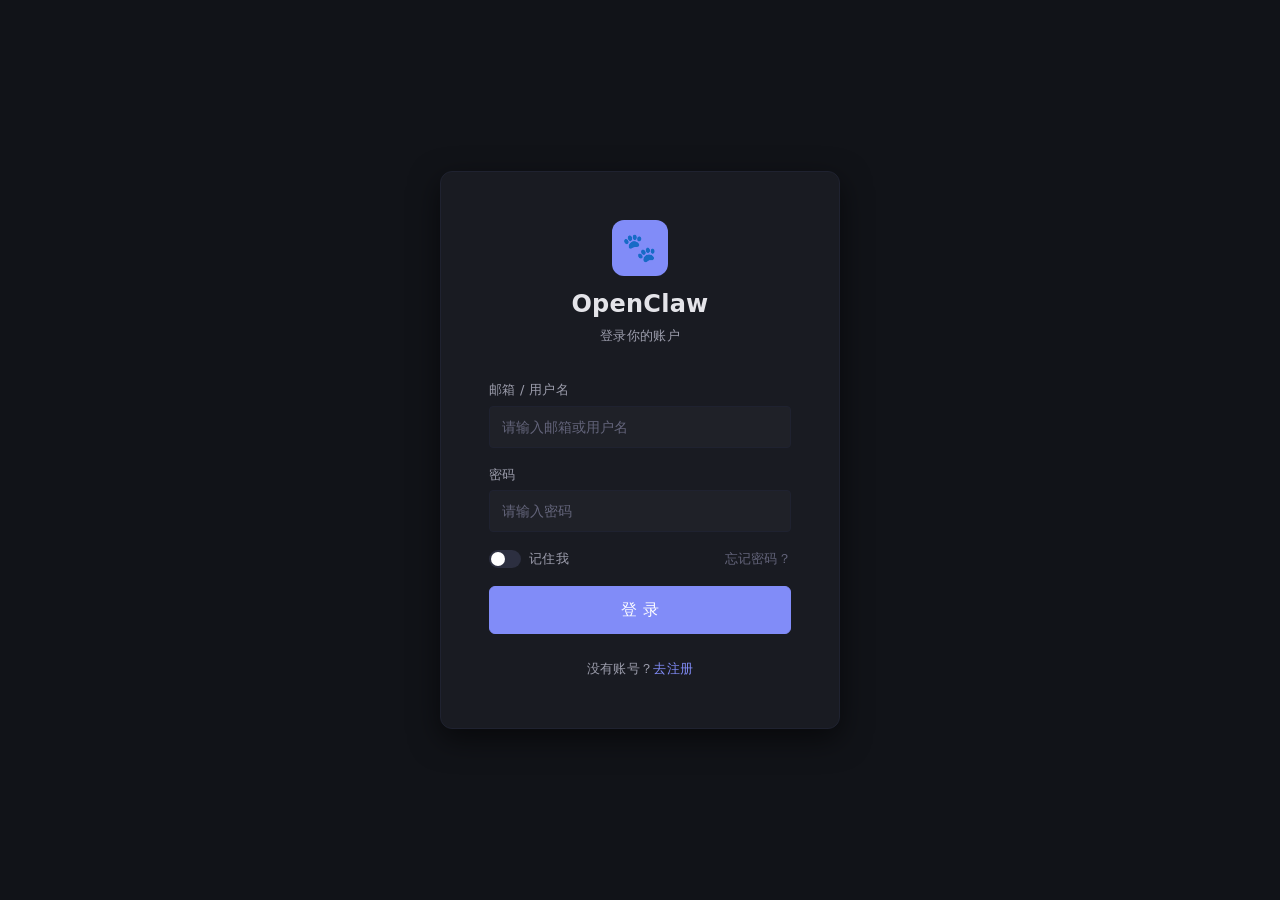
<file: 学习/新前端方案/prototype/index.html>
<!DOCTYPE html>
<html lang="zh-CN">
<head>
  <meta charset="UTF-8">
  <meta name="viewport" content="width=device-width, initial-scale=1.0">
  <meta http-equiv="refresh" content="0;url=login.html">
  <title>OpenClaw</title>
  <link rel="stylesheet" href="css/style.css">
</head>
<body class="auth-page">
  <div style="text-align:center; color: var(--text-secondary);">
    <p>正在跳转到登录页...</p>
  </div>
  <script>window.location.href = 'login.html';</script>
</body>
</html>
</file>
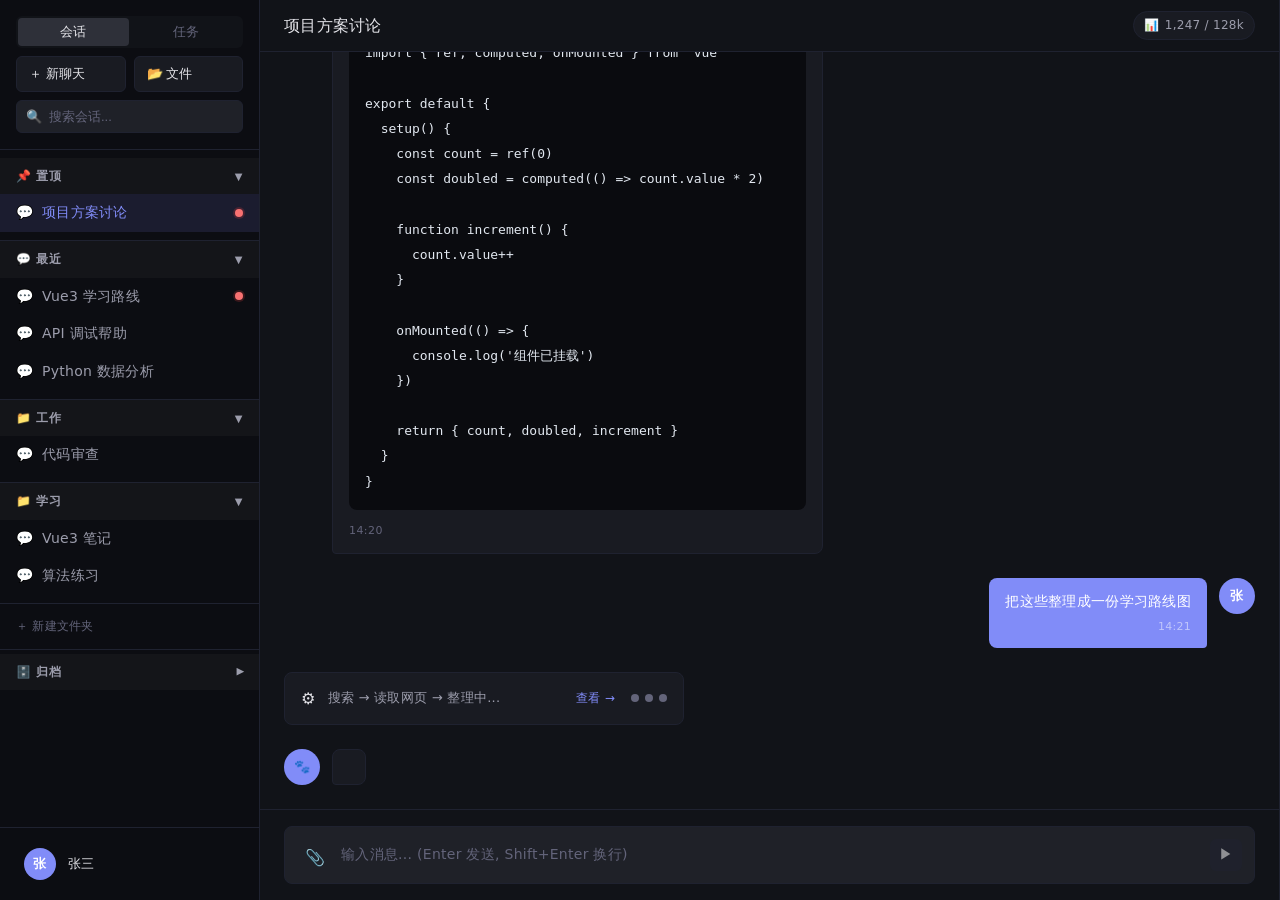
<file: 学习/新前端方案/prototype/chat.html>
<!DOCTYPE html>
<html lang="zh-CN">
<head>
  <meta charset="UTF-8">
  <meta name="viewport" content="width=device-width, initial-scale=1.0">
  <title>OpenClaw - 聊天</title>
  <link rel="stylesheet" href="css/style.css">
</head>
<body>

<div class="app-layout">
  <!-- Sidebar -->
  <aside class="sidebar" id="sidebar">
    <div class="sidebar-toggle" onclick="toggleSidebar()" title="折叠侧边栏">◀</div>

    <div class="sidebar-header">
      <div class="sidebar-tabs">
        <button class="sidebar-tab active" data-tab="chats" onclick="switchSidebarTab('chats')">会话</button>
        <button class="sidebar-tab" data-tab="tasks" onclick="switchSidebarTab('tasks')">任务</button>
      </div>
      <div class="sidebar-actions">
        <div class="action-row" id="chatActions">
          <button class="sidebar-btn" onclick="showWelcome()">＋ 新聊天</button>
          <button class="sidebar-btn" onclick="location.href='files.html'">📂 文件</button>
        </div>
        <div class="action-row" id="taskActions" style="display:none">
          <button class="sidebar-btn" onclick="location.href='task-config.html'">＋ 新任务</button>
        </div>
      </div>
      <div class="sidebar-search">
        <span class="search-icon">🔍</span>
        <input type="text" placeholder="搜索会话...">
      </div>
    </div>

    <div class="sidebar-content">
      <!-- ===== Chats tab ===== -->
      <div class="sidebar-tab-pane active" id="sidebar-chats">
        <div class="sidebar-section" id="section-pinned">
          <div class="sidebar-section-header"><span>📌 置顶</span><span class="chevron">▼</span></div>
          <div class="sidebar-section-items">
            <div class="sidebar-item active" data-session="project" data-pinned="true" onclick="switchSession('project')">
              <span class="item-icon">💬</span><span class="item-text">项目方案讨论</span>
              <span class="item-badge indicator-dot indicator-dot-accent"></span>
              <div class="item-actions"><button class="item-action-btn" data-action="rename" title="重命名">✏️</button><button class="item-action-btn" data-action="delete" title="删除">🗑️</button></div>
            </div>
          </div>
        </div>
        <div class="sidebar-section" id="section-recent">
          <div class="sidebar-section-header"><span>💬 最近</span><span class="chevron">▼</span></div>
          <div class="sidebar-section-items">
            <div class="sidebar-item" data-session="vue3" onclick="switchSession('vue3')">
              <span class="item-icon">💬</span><span class="item-text">Vue3 学习路线</span>
              <span class="item-badge indicator-dot indicator-dot-accent"></span>
              <div class="item-actions"><button class="item-action-btn" data-action="rename" title="重命名">✏️</button><button class="item-action-btn" data-action="delete" title="删除">🗑️</button></div>
            </div>
            <div class="sidebar-item" data-session="debug" onclick="switchSession('debug')">
              <span class="item-icon">💬</span><span class="item-text">API 调试帮助</span>
              <span class="item-badge"></span>
              <div class="item-actions"><button class="item-action-btn" data-action="rename" title="重命名">✏️</button><button class="item-action-btn" data-action="delete" title="删除">🗑️</button></div>
            </div>
            <div class="sidebar-item" data-session="python" onclick="switchSession('python')">
              <span class="item-icon">💬</span><span class="item-text">Python 数据分析</span>
              <span class="item-badge"></span>
              <div class="item-actions"><button class="item-action-btn" data-action="rename" title="重命名">✏️</button><button class="item-action-btn" data-action="delete" title="删除">🗑️</button></div>
            </div>
          </div>
        </div>
        <div class="sidebar-section" id="section-work">
          <div class="sidebar-section-header"><span>📁 工作</span><span class="chevron">▼</span></div>
          <div class="sidebar-section-items">
            <div class="sidebar-item" data-session="review" data-folder="work" onclick="switchSession('review')">
              <span class="item-icon">💬</span><span class="item-text">代码审查</span>
              <span class="item-badge"></span>
              <div class="item-actions"><button class="item-action-btn" data-action="rename" title="重命名">✏️</button><button class="item-action-btn" data-action="delete" title="删除">🗑️</button></div>
            </div>
          </div>
        </div>
        <div class="sidebar-section" id="section-learn">
          <div class="sidebar-section-header"><span>📁 学习</span><span class="chevron">▼</span></div>
          <div class="sidebar-section-items">
            <div class="sidebar-item" data-session="vue-note" data-folder="learn" onclick="switchSession('vue-note')">
              <span class="item-icon">💬</span><span class="item-text">Vue3 笔记</span>
              <span class="item-badge"></span>
              <div class="item-actions"><button class="item-action-btn" data-action="rename" title="重命名">✏️</button><button class="item-action-btn" data-action="delete" title="删除">🗑️</button></div>
            </div>
            <div class="sidebar-item" data-session="algo" data-folder="learn" onclick="switchSession('algo')">
              <span class="item-icon">💬</span><span class="item-text">算法练习</span>
              <span class="item-badge"></span>
              <div class="item-actions"><button class="item-action-btn" data-action="rename" title="重命名">✏️</button><button class="item-action-btn" data-action="delete" title="删除">🗑️</button></div>
            </div>
          </div>
        </div>
        <div class="add-folder-btn" onclick="createSidebarFolder()">＋ 新建文件夹</div>
        <div class="sidebar-section collapsed" id="section-archive">
          <div class="sidebar-section-header"><span>🗄️ 归档</span><span class="chevron">▼</span></div>
          <div class="sidebar-section-items">
            <div class="sidebar-item" data-session="old" data-archived="true" onclick="switchSession('old')">
              <span class="item-icon">💬</span><span class="item-text">旧项目讨论</span>
              <span class="item-badge"></span>
              <div class="item-actions"><button class="item-action-btn" data-action="rename" title="重命名">✏️</button><button class="item-action-btn" data-action="delete" title="删除">🗑️</button></div>
            </div>
          </div>
        </div>
      </div>

      <!-- ===== Tasks tab ===== -->
      <div class="sidebar-tab-pane" id="sidebar-tasks">
        <div class="sidebar-section">
          <div class="sidebar-section-header"><span>🔔 有更新</span><span class="chevron">▼</span></div>
          <div class="sidebar-section-items">
            <div class="sidebar-item" data-session="daily" onclick="location.href='task-history.html'">
              <span class="item-icon">⏰</span><span class="item-text">每日新闻摘要</span>
              <span class="item-badge indicator-dot indicator-dot-accent"></span>
              <div class="item-actions"><button class="item-action-btn" data-action="rename" title="重命名">✏️</button><button class="item-action-btn" data-action="delete" title="删除">🗑️</button></div>
            </div>
          </div>
        </div>
        <div class="sidebar-section">
          <div class="sidebar-section-header"><span>🟢 运行中</span><span class="chevron">▼</span></div>
          <div class="sidebar-section-items">
            <div class="sidebar-item" data-session="weekly" onclick="location.href='task-history.html'">
              <span class="item-icon">⏰</span><span class="item-text">周报整理</span>
              <span class="item-badge indicator-dot indicator-dot-pulse"></span>
              <div class="item-actions"><button class="item-action-btn" data-action="rename" title="重命名">✏️</button><button class="item-action-btn" data-action="delete" title="删除">🗑️</button></div>
            </div>
          </div>
        </div>
        <div class="sidebar-section">
          <div class="sidebar-section-header"><span>⏸ 已暂停</span><span class="chevron">▼</span></div>
          <div class="sidebar-section-items">
            <div class="sidebar-item" data-session="backup" onclick="location.href='task-history.html'">
              <span class="item-icon">⏰</span><span class="item-text">数据库备份</span>
              <div class="item-actions"><button class="item-action-btn" data-action="rename" title="重命名">✏️</button><button class="item-action-btn" data-action="delete" title="删除">🗑️</button></div>
            </div>
          </div>
        </div>
      </div>
    </div>

    <!-- User area -->
    <div class="sidebar-footer">
      <div class="user-area" id="userArea" onclick="showUserMenu(this)">
        <div class="user-avatar">张</div>
        <div class="user-info">
          <div class="user-name">张三</div>
        </div>
      </div>
    </div>
  </aside>

  <div class="sidebar-overlay" onclick="closeMobileSidebar()"></div>

  <!-- Main content -->
  <main class="main-content">
    <!-- Top bar -->
    <div class="topbar">
      <div class="topbar-title">
        <button class="hamburger-btn" onclick="toggleSidebar()">☰</button>
        <span id="chatTitle">项目方案讨论</span>
      </div>
      <div class="topbar-actions">
        <span class="topbar-token" id="tokenUsage" onclick="toggleTokenPopover(event)">
          <span class="token-icon">📊</span>
          <span id="tokenText">1,247 / 128k</span>
        </span>
      </div>
    </div>

    <!-- Messages area (normal chat) -->
    <div class="messages-area" id="messagesArea">
      <!-- User message 1 -->
      <div class="message message-user">
        <div class="avatar avatar-user">张</div>
        <div class="message-content">
          <button class="message-actions-btn" onclick="showMessageActions(this,true)">⋯</button>
          帮我搜索一下 Vue3 的最新教程
          <div class="message-time">14:20</div>
        </div>
      </div>

      <!-- Tool card (completed) -->
      <div class="tool-card" id="toolCard1" onclick="openToolPanel()">
        <span class="tool-card-icon">✅</span>
        <span class="tool-card-text">搜索 → 读取网页 → 整理内容</span>
        <span class="tool-card-action">查看 →</span>
      </div>

      <!-- AI reply 1 -->
      <div class="message message-ai">
        <div class="avatar avatar-ai">🐾</div>
        <div class="message-content md-content">
          <button class="message-actions-btn" onclick="showMessageActions(this,false)">⋯</button>
          <h3>Vue3 最新教程资源整理</h3>
          <p>我为你搜索了 Vue3 的最新学习资源，以下是推荐的教程：</p>
          <ul>
            <li><strong>Vue3 官方文档</strong> — 最权威的学习资源，包含完整的 API 参考和教程</li>
            <li><strong>Vue School</strong> — 提供高质量的 Vue3 视频课程，从入门到进阶</li>
            <li><strong>Vue Mastery</strong> — 由 Vue 核心团队推荐的学习平台</li>
          </ul>
          <p>关键学习内容包括：</p>
          <ol>
            <li>Composition API（组合式 API）</li>
            <li>响应式系统（ref、reactive、computed）</li>
            <li>Script Setup 语法糖</li>
            <li>Pinia 状态管理</li>
          </ol>
          <div class="code-block-header">
            <span class="code-lang">javascript</span>
            <button class="code-copy-btn" onclick="copyCode(this)">复制代码</button>
          </div>
          <pre><code>// Vue3 Composition API 示例
import { ref, computed, onMounted } from 'vue'

export default {
  setup() {
    const count = ref(0)
    const doubled = computed(() => count.value * 2)

    function increment() {
      count.value++
    }

    onMounted(() => {
      console.log('组件已挂载')
    })

    return { count, doubled, increment }
  }
}</code></pre>
          <div class="message-time">14:20</div>
        </div>
      </div>

      <!-- User message 2 -->
      <div class="message message-user">
        <div class="avatar avatar-user">张</div>
        <div class="message-content">
          <button class="message-actions-btn" onclick="showMessageActions(this,true)">⋯</button>
          把这些整理成一份学习路线图
          <div class="message-time">14:21</div>
        </div>
      </div>

      <!-- Tool card (executing -> will complete) -->
      <div class="tool-card" id="toolCard2" onclick="openToolPanel()">
        <span class="tool-card-icon" id="toolCard2Icon">⚙️</span>
        <span class="tool-card-text" id="toolCard2Text">搜索 → 读取网页 → 整理中...</span>
        <span class="tool-card-action">查看 →</span>
        <div class="thinking-indicator" id="toolCard2Loading" style="padding:0;margin-left:4px;">
          <div class="thinking-dot"></div>
          <div class="thinking-dot"></div>
          <div class="thinking-dot"></div>
        </div>
      </div>

      <!-- AI reply 2 (typewriter effect) -->
      <div class="message message-ai" id="aiReply2">
        <div class="avatar avatar-ai">🐾</div>
        <div class="message-content md-content" id="aiReply2Content">
          <button class="message-actions-btn" onclick="showMessageActions(this,false)">⋯</button>
        </div>
      </div>
    </div>

    <!-- Welcome state (hidden by default) -->
    <div class="welcome-state hidden" id="welcomeState">
      <div class="welcome-icon">🐾</div>
      <div>
        <h2>你好，欢迎使用 OpenClaw</h2>
        <p>你可以在下方输入任何问题开始对话</p>
      </div>
      <div class="quick-actions">
        <div class="quick-action-card hover-lift" onclick="quickAction('帮我写一个 Vue3 组件，实现用户注册表单')">
          <div class="qa-icon">💡</div>
          <div class="qa-text">帮我写代码</div>
        </div>
        <div class="quick-action-card hover-lift" onclick="quickAction('帮我写一份产品需求文档的大纲')">
          <div class="qa-icon">📝</div>
          <div class="qa-text">帮我写文案</div>
        </div>
        <div class="quick-action-card hover-lift" onclick="quickAction('搜索 2025 年最新的 AI 发展趋势')">
          <div class="qa-icon">🔍</div>
          <div class="qa-text">帮我搜索</div>
        </div>
        <div class="quick-action-card hover-lift" onclick="quickAction('分析这份销售数据，找出增长最快的产品类目')">
          <div class="qa-icon">📊</div>
          <div class="qa-text">分析数据</div>
        </div>
      </div>
    </div>

    <!-- Stop button -->
    <button class="stop-btn" id="stopBtn" onclick="stopGeneration()">⏹ 停止生成</button>

    <!-- Image preview strip -->
    <div class="image-preview-strip" id="imagePreview">
      <!-- Dynamically added -->
    </div>

    <!-- Input area -->
    <div class="input-area">
      <div class="input-wrapper">
        <button class="icon-btn" title="添加附件" onclick="document.getElementById('fileInput').click()">📎</button>
        <input type="file" id="fileInput" style="display:none" multiple accept="image/*" onchange="handleFileSelect(this)">
        <textarea class="chat-textarea" id="chatInput" placeholder="输入消息... (Enter 发送, Shift+Enter 换行)" rows="1"></textarea>
        <div class="input-actions">
          <button class="send-btn" id="sendBtn" disabled onclick="sendMessage()">▶</button>
        </div>
      </div>
    </div>
  </main>

  <!-- Right panel (tool execution details) -->
  <div class="right-panel" id="rightPanel">
    <div class="panel-resize-handle"></div>
    <div class="right-panel-header">
      <h3>🔧 工具执行详情</h3>
      <button class="right-panel-close" onclick="closeToolPanel()">✕</button>
    </div>
    <div class="right-panel-content">
      <div class="hybrid-timeline">
        <div class="hybrid-timeline-progress" id="hybridProgress" style="height:68%"></div>
        <div class="hybrid-step complete">
          <div class="hybrid-marker">✓</div>
          <div class="hybrid-card">
            <div class="hybrid-card-title"><span>web_search</span><span class="tool-time">0.8s</span></div>
            <div class="hybrid-card-detail">搜索 "Vue3 最新教程 2025"</div>
            <div class="hybrid-card-status s-complete">✓ 返回 5 条结果</div>
          </div>
        </div>
        <div class="hybrid-step complete">
          <div class="hybrid-marker">✓</div>
          <div class="hybrid-card">
            <div class="hybrid-card-title"><span>read_page</span><span class="tool-time">1.2s</span></div>
            <div class="hybrid-card-detail">读取 vuejs.org/guide/introduction</div>
            <div class="hybrid-card-status s-complete">✓ 获取 2,340 字</div>
          </div>
        </div>
        <div class="hybrid-step running">
          <div class="hybrid-marker"><span class="mini-spinner"></span></div>
          <div class="hybrid-card">
            <div class="hybrid-card-title"><span>organize</span><span class="tool-time">...</span></div>
            <div class="hybrid-card-detail">正在生成学习路线图</div>
            <div class="hybrid-card-status s-running"><span class="mini-spinner"></span> 执行中</div>
          </div>
        </div>
      </div>
    </div>
  </div>
</div>

<script src="js/interactions.js"></script>
<script>
  /* ========== Chat Page Logic ========== */

  var chatInput = document.getElementById('chatInput');
  var sendBtn = document.getElementById('sendBtn');
  var messagesArea = document.getElementById('messagesArea');
  var welcomeState = document.getElementById('welcomeState');
  var stopBtn = document.getElementById('stopBtn');
  var rightPanel = document.getElementById('rightPanel');
  var currentTypewriter = null;
  var isGenerating = false;

  // Auto-resize textarea
  autoResize(chatInput);

  // Enable/disable send button based on input
  chatInput.addEventListener('input', function() {
    sendBtn.disabled = chatInput.value.trim() === '';
  });

  // Enter to send, Shift+Enter for newline
  chatInput.addEventListener('keydown', function(e) {
    if (e.key === 'Enter' && !e.shiftKey) {
      e.preventDefault();
      if (chatInput.value.trim()) sendMessage();
    }
  });

  // Paste image support
  chatInput.addEventListener('paste', function(e) {
    var items = e.clipboardData && e.clipboardData.items;
    if (!items) return;
    for (var i = 0; i < items.length; i++) {
      if (items[i].type.indexOf('image') !== -1) {
        var file = items[i].getAsFile();
        addImagePreview(file);
      }
    }
  });

  function handleFileSelect(input) {
    var files = input.files;
    for (var i = 0; i < files.length; i++) {
      if (files[i].type.indexOf('image') !== -1) {
        addImagePreview(files[i]);
      }
    }
    input.value = '';
  }

  function addImagePreview(file) {
    var strip = document.getElementById('imagePreview');
    strip.classList.add('visible');

    var item = document.createElement('div');
    item.className = 'image-preview-item';

    var img = document.createElement('img');
    img.src = URL.createObjectURL(file);

    var removeBtn = document.createElement('button');
    removeBtn.className = 'image-preview-remove';
    removeBtn.textContent = '✕';
    removeBtn.onclick = function() {
      item.remove();
      if (strip.children.length === 0) strip.classList.remove('visible');
    };

    item.appendChild(img);
    item.appendChild(removeBtn);
    strip.appendChild(item);
  }

  // Send message
  function sendMessage() {
    var text = chatInput.value.trim();
    if (!text || isGenerating) return;

    // Hide welcome, show messages
    welcomeState.classList.add('hidden');
    messagesArea.classList.remove('hidden');

    // Add user message
    var userMsg = document.createElement('div');
    userMsg.className = 'message message-user slide-up';
    userMsg.innerHTML = '<div class="avatar avatar-user">张</div><div class="message-content"><button class="message-actions-btn" onclick="showMessageActions(this,true)">⋯</button>' + escapeHtml(text) + '<div class="message-time">' + getTimeStr() + '</div></div>';
    messagesArea.appendChild(userMsg);

    // Clear input
    chatInput.value = '';
    chatInput.style.height = 'auto';
    sendBtn.disabled = true;

    // Clear image preview
    var strip = document.getElementById('imagePreview');
    strip.innerHTML = '';
    strip.classList.remove('visible');

    // Scroll to bottom
    scrollToBottom();

    // Show thinking indicator
    var thinkingMsg = document.createElement('div');
    thinkingMsg.className = 'message message-ai';
    thinkingMsg.id = 'thinkingMsg';
    thinkingMsg.innerHTML = '<div class="avatar avatar-ai">🐾</div><div class="thinking-indicator"><div class="thinking-dot"></div><div class="thinking-dot"></div><div class="thinking-dot"></div></div>';
    messagesArea.appendChild(thinkingMsg);
    scrollToBottom();

    isGenerating = true;
    stopBtn.classList.add('visible');

    // Simulate AI reply after delay
    setTimeout(function() {
      // Remove thinking
      var thinking = document.getElementById('thinkingMsg');
      if (thinking) thinking.remove();

      // Create AI reply with typewriter
      var aiMsg = document.createElement('div');
      aiMsg.className = 'message message-ai slide-up';
      var contentDiv = document.createElement('div');
      contentDiv.className = 'message-content md-content';

      var actionsBtn = document.createElement('button');
      actionsBtn.className = 'message-actions-btn';
      actionsBtn.textContent = '⋯';
      actionsBtn.onclick = function() { showMessageActions(actionsBtn, false); };
      contentDiv.appendChild(actionsBtn);

      var textSpan = document.createElement('span');
      contentDiv.appendChild(textSpan);

      aiMsg.innerHTML = '<div class="avatar avatar-ai">🐾</div>';
      aiMsg.appendChild(contentDiv);
      messagesArea.appendChild(aiMsg);

      var replyText = generateReply(text);
      var cursor = document.createElement('span');
      cursor.className = 'typing-cursor';
      contentDiv.appendChild(cursor);

      currentTypewriter = typeWriter(textSpan, replyText, 20, function() {
        if (cursor.parentNode) cursor.remove();
        var timeDiv = document.createElement('div');
        timeDiv.className = 'message-time';
        timeDiv.textContent = getTimeStr();
        contentDiv.appendChild(timeDiv);
        isGenerating = false;
        stopBtn.classList.remove('visible');
      });

      scrollToBottom();
    }, 1000);
  }

  function generateReply(userText) {
    // Simple mock replies
    if (userText.includes('代码') || userText.includes('code')) {
      return '<p>好的，这是一个示例代码：</p><pre><code>function hello() {\n  console.log("Hello, World!");\n}</code></pre><p>你可以根据需求修改这段代码。</p>';
    }
    if (userText.includes('搜索') || userText.includes('search')) {
      return '<p>我已经为你搜索了相关信息。以下是主要发现：</p><ul><li>结果 1：相关文档和教程</li><li>结果 2：社区讨论和最佳实践</li><li>结果 3：最新版本更新说明</li></ul>';
    }
    return '<p>收到你的消息！我来帮你分析一下。</p><p>根据你的描述，我有以下建议：</p><ol><li>首先确认具体需求和目标</li><li>然后制定实施方案</li><li>最后逐步执行并验证结果</li></ol><p>需要我进一步展开哪个部分吗？</p>';
  }

  function escapeHtml(text) {
    var div = document.createElement('div');
    div.textContent = text;
    return div.innerHTML;
  }

  function stopGeneration() {
    if (currentTypewriter) {
      currentTypewriter();
      currentTypewriter = null;
    }
    isGenerating = false;
    stopBtn.classList.remove('visible');
    var thinking = document.getElementById('thinkingMsg');
    if (thinking) thinking.remove();
  }

  function scrollToBottom() {
    setTimeout(function() {
      messagesArea.scrollTop = messagesArea.scrollHeight;
    }, 50);
  }

  /* Token popover */
  var tokenData = {
    system: 486,
    history: 328,
    current: 247,
    tools: 186,
    total: 1247,
    limit: 128000
  };

  function toggleTokenPopover(e) {
    e.stopPropagation();
    var existing = document.querySelector('.token-popover');
    if (existing) { existing.remove(); return; }

    var popover = document.createElement('div');
    popover.className = 'token-popover';

    var pct = function(v) { return (v / tokenData.total * 100).toFixed(1); };
    var fmt = function(v) { return v >= 1000 ? (v / 1000).toFixed(1) + 'k' : v; };

    popover.innerHTML =
      '<div class="token-popover-title">Token 用量明细</div>' +
      '<div class="token-row">' +
        '<span class="token-label"><span class="dot" style="background:var(--accent)"></span>系统提示</span>' +
        '<span class="token-value">' + fmt(tokenData.system) + ' (' + pct(tokenData.system) + '%)</span>' +
      '</div>' +
      '<div class="token-row">' +
        '<span class="token-label"><span class="dot" style="background:var(--info)"></span>历史消息</span>' +
        '<span class="token-value">' + fmt(tokenData.history) + ' (' + pct(tokenData.history) + '%)</span>' +
      '</div>' +
      '<div class="token-row">' +
        '<span class="token-label"><span class="dot" style="background:var(--success)"></span>当前对话</span>' +
        '<span class="token-value">' + fmt(tokenData.current) + ' (' + pct(tokenData.current) + '%)</span>' +
      '</div>' +
      '<div class="token-row">' +
        '<span class="token-label"><span class="dot" style="background:var(--warning)"></span>工具调用</span>' +
        '<span class="token-value">' + fmt(tokenData.tools) + ' (' + pct(tokenData.tools) + '%)</span>' +
      '</div>' +
      '<div class="token-row" style="font-weight:600;">' +
        '<span class="token-label">合计</span>' +
        '<span class="token-value">' + fmt(tokenData.total) + ' / ' + fmt(tokenData.limit) + '</span>' +
      '</div>' +
      '<div class="token-bar-mini">' +
        '<div class="token-bar-seg" style="width:' + pct(tokenData.system) + '%;background:var(--accent)"></div>' +
        '<div class="token-bar-seg" style="width:' + pct(tokenData.history) + '%;background:var(--info)"></div>' +
        '<div class="token-bar-seg" style="width:' + pct(tokenData.current) + '%;background:var(--success)"></div>' +
        '<div class="token-bar-seg" style="width:' + pct(tokenData.tools) + '%;background:var(--warning)"></div>' +
      '</div>';

    document.getElementById('tokenUsage').appendChild(popover);

    // Close on outside click
    setTimeout(function() {
      document.addEventListener('click', function closePopover(ev) {
        if (!popover.contains(ev.target)) {
          popover.remove();
          document.removeEventListener('click', closePopover);
        }
      });
    }, 0);
  }

  function getTimeStr() {
    var now = new Date();
    var h = now.getHours();
    var m = now.getMinutes();
    return (h < 10 ? '0' : '') + h + ':' + (m < 10 ? '0' : '') + m;
  }

  function showMessageActions(btn, isUser) {
    var messageEl = btn.closest('.message');
    var items = [
      { icon: '📋', label: '复制', action: function() { copyMessageContent(messageEl); } }
    ];
    if (isUser) {
      items.push({ icon: '✏️', label: '编辑重发', action: function() { editAndResend(messageEl); } });
    } else {
      items.push({ icon: '🔄', label: '重新生成', action: function() { regenerateReply(messageEl); } });
    }
    items.push({ divider: true });
    items.push({ icon: '🗑️', label: '删除', danger: true, action: function() { deleteMessage(messageEl); } });
    showDropdown(btn, items);
  }

  function copyMessageContent(messageEl) {
    var content = messageEl.querySelector('.message-content');
    var clone = content.cloneNode(true);
    var btns = clone.querySelectorAll('.message-actions-btn, .message-time');
    btns.forEach(function(el) { el.remove(); });
    var text = clone.textContent.trim();
    navigator.clipboard.writeText(text).then(function() {
      showToast('已复制', 'success');
    });
  }

  function deleteMessage(messageEl) {
    messageEl.style.opacity = '0';
    messageEl.style.transform = 'translateY(-10px)';
    messageEl.style.transition = 'all 0.3s ease';
    setTimeout(function() { messageEl.remove(); }, 300);
  }

  function regenerateReply(messageEl) {
    showToast('重新生成中...', 'info');
  }

  function editAndResend(messageEl) {
    var content = messageEl.querySelector('.message-content');
    var clone = content.cloneNode(true);
    var extras = clone.querySelectorAll('.message-actions-btn, .message-time');
    extras.forEach(function(el) { el.remove(); });
    chatInput.value = clone.textContent.trim();
    chatInput.focus();
    autoResize(chatInput);
    sendBtn.disabled = false;
  }

  function copyCode(btn) {
    var pre = btn.closest('.code-block-header').nextElementSibling;
    if (pre) {
      navigator.clipboard.writeText(pre.textContent).then(function() {
        btn.textContent = '已复制';
        setTimeout(function() { btn.textContent = '复制代码'; }, 1500);
      });
    }
  }

  // Welcome state
  function showWelcome() {
    messagesArea.classList.add('hidden');
    welcomeState.classList.remove('hidden');
    document.getElementById('chatTitle').textContent = '新聊天';
    // Deselect sidebar items
    document.querySelectorAll('.sidebar-item').forEach(function(el) { el.classList.remove('active'); });
    closeToolPanel();
  }

  function quickAction(text) {
    chatInput.value = text;
    sendBtn.disabled = false;
    welcomeState.classList.add('hidden');
    messagesArea.classList.remove('hidden');
    messagesArea.innerHTML = '';
    sendMessage();
  }

  // Session switching
  function switchSession(id) {
    document.querySelectorAll('.sidebar-item').forEach(function(el) { el.classList.remove('active'); });
    var item = document.querySelector('[data-session="' + id + '"]');
    if (item) {
      item.classList.add('active');
      document.getElementById('chatTitle').textContent = item.querySelector('.item-text').textContent;
    }
    closeToolPanel();
    // For prototype, just show the messages area
    welcomeState.classList.add('hidden');
    messagesArea.classList.remove('hidden');
  }

  // Tool panel
  function openToolPanel() {
    rightPanel.classList.add('open');
    // Simulate tool 3 completing after 2s
    setTimeout(function() {
      var steps = document.querySelectorAll('.hybrid-step');
      if (steps[2]) {
        steps[2].className = 'hybrid-step complete';
        steps[2].querySelector('.hybrid-marker').innerHTML = '✓';
        var time = steps[2].querySelector('.hybrid-card-title .tool-time');
        if (time) time.textContent = '1.5s';
        var status = steps[2].querySelector('.hybrid-card-status');
        if (status) { status.className = 'hybrid-card-status s-complete'; status.textContent = '✓ 生成完毕'; }
        var prog = document.getElementById('hybridProgress');
        if (prog) prog.style.height = '100%';
      }
    }, 2000);
  }

  function closeToolPanel() {
    rightPanel.classList.remove('open');
    rightPanel.style.width = '';
    rightPanel.style.minWidth = '';
  }

  // Esc to close panel
  document.addEventListener('keydown', function(e) {
    if (e.key === 'Escape') closeToolPanel();
  });

  // User menu
  function showUserMenu(el) {
    showDropdown(el, [
      { icon: '⚙️', label: '设置', action: function() { location.href = 'settings.html'; } },
      { divider: true },
      { icon: '🚪', label: '退出登录', danger: true, action: function() { location.href = 'login.html'; } }
    ]);
  }

  // Tool card 2: switch from executing to complete after 3s
  setTimeout(function() {
    var icon = document.getElementById('toolCard2Icon');
    var text = document.getElementById('toolCard2Text');
    var loading = document.getElementById('toolCard2Loading');
    if (icon) icon.textContent = '✅';
    if (text) text.textContent = '搜索 → 读取网页 → 整理内容';
    if (loading) loading.style.display = 'none';
  }, 3000);

  // AI Reply 2: typewriter effect
  setTimeout(function() {
    var el = document.getElementById('aiReply2Content');
    if (!el) return;
    var replyHtml = '<h3>Vue3 学习路线图</h3>' +
      '<p>根据搜索结果和最佳实践，我为你整理了以下学习路线：</p>' +
      '<h4>🟢 第一阶段：基础入门（1-2 周）</h4>' +
      '<ul><li>HTML/CSS/JS 基础回顾</li><li>Vue3 核心概念：模板语法、指令、组件</li><li>使用 Vite 创建项目</li></ul>' +
      '<h4>🟡 第二阶段：核心进阶（2-3 周）</h4>' +
      '<ul><li>Composition API 深入</li><li>响应式原理（ref / reactive / watch）</li><li>组件通信（props / emits / provide-inject）</li></ul>' +
      '<h4>🔴 第三阶段：生态工具（2-3 周）</h4>' +
      '<ul><li>Vue Router 路由管理</li><li>Pinia 状态管理</li><li>Axios 网络请求</li></ul>' +
      '<blockquote>建议每个阶段都结合实际项目练习，效果最佳。</blockquote>';

    var textSpan = document.createElement('span');
    el.appendChild(textSpan);
    var cursor = document.createElement('span');
    cursor.className = 'typing-cursor';
    el.appendChild(cursor);

    currentTypewriter = typeWriter(textSpan, replyHtml, 15, function() {
      if (cursor.parentNode) cursor.remove();
      var timeDiv = document.createElement('div');
      timeDiv.className = 'message-time';
      timeDiv.textContent = '14:22';
      el.appendChild(timeDiv);
      scrollToBottom();
    });
  }, 3500);

  // Initial scroll
  scrollToBottom();
</script>

</body>
</html>
</file>
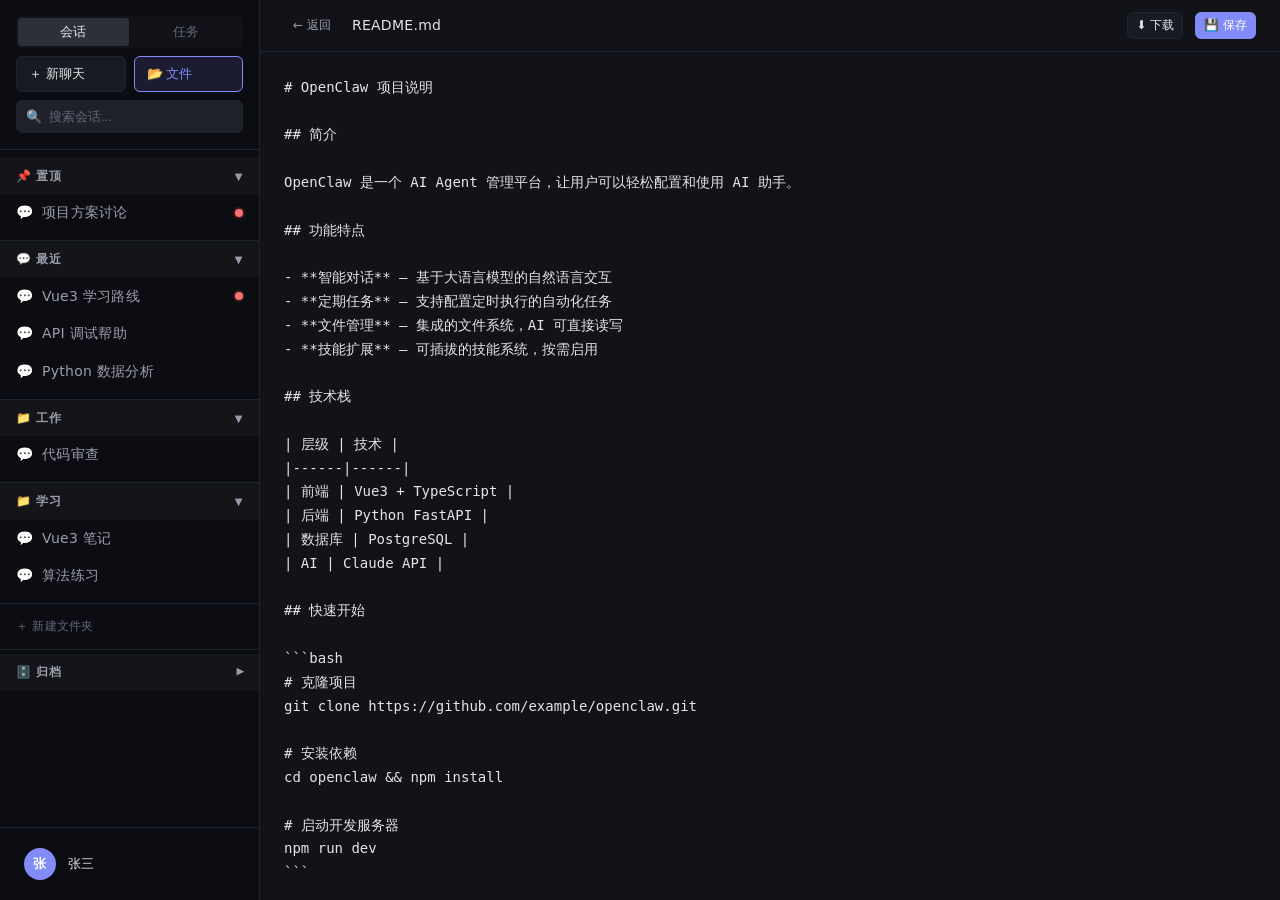
<file: 学习/新前端方案/prototype/file-edit.html>
<!DOCTYPE html>
<html lang="zh-CN">

<head>
  <meta charset="UTF-8">
  <meta name="viewport" content="width=device-width, initial-scale=1.0">
  <title>OpenClaw - 文件编辑</title>
  <link rel="stylesheet" href="css/style.css">
</head>

<body>

  <div class="app-layout">
    <!-- Sidebar -->
    <aside class="sidebar" id="sidebar">
      <div class="sidebar-toggle" onclick="toggleSidebar()" title="折叠侧边栏">◀</div>
      <div class="sidebar-header">
        <div class="sidebar-tabs">
          <button class="sidebar-tab active" data-tab="chats" onclick="switchSidebarTab('chats')">会话</button>
          <button class="sidebar-tab" data-tab="tasks" onclick="switchSidebarTab('tasks')">任务</button>
        </div>
        <div class="sidebar-actions">
          <div class="action-row" id="chatActions">
            <button class="sidebar-btn" onclick="location.href='chat.html'">＋ 新聊天</button>
            <button class="sidebar-btn active" onclick="location.href='files.html'">📂 文件</button>
          </div>
          <div class="action-row" id="taskActions" style="display:none">
            <button class="sidebar-btn" onclick="location.href='task-config.html'">＋ 新任务</button>
          </div>
        </div>
        <div class="sidebar-search">
          <span class="search-icon">🔍</span>
          <input type="text" placeholder="搜索会话...">
        </div>
      </div>
      <div class="sidebar-content">
        <div class="sidebar-tab-pane active" id="sidebar-chats">
          <div class="sidebar-section" id="section-pinned">
            <div class="sidebar-section-header"><span>📌 置顶</span><span class="chevron">▼</span></div>
            <div class="sidebar-section-items">
              <div class="sidebar-item" data-session="project" data-pinned="true" onclick="location.href='chat.html'">
                <span class="item-icon">💬</span><span class="item-text">项目方案讨论</span>
                <span class="item-badge indicator-dot indicator-dot-accent"></span>
                <div class="item-actions"><button class="item-action-btn" data-action="rename"
                    title="重命名">✏️</button><button class="item-action-btn" data-action="delete" title="删除">🗑️</button>
                </div>
              </div>
            </div>
          </div>
          <div class="sidebar-section" id="section-recent">
            <div class="sidebar-section-header"><span>💬 最近</span><span class="chevron">▼</span></div>
            <div class="sidebar-section-items">
              <div class="sidebar-item" data-session="vue3" onclick="location.href='chat.html'">
                <span class="item-icon">💬</span><span class="item-text">Vue3 学习路线</span>
                <span class="item-badge indicator-dot indicator-dot-accent"></span>
                <div class="item-actions"><button class="item-action-btn" data-action="rename"
                    title="重命名">✏️</button><button class="item-action-btn" data-action="delete" title="删除">🗑️</button>
                </div>
              </div>
              <div class="sidebar-item" data-session="debug" onclick="location.href='chat.html'">
                <span class="item-icon">💬</span><span class="item-text">API 调试帮助</span>
                <div class="item-actions"><button class="item-action-btn" data-action="rename"
                    title="重命名">✏️</button><button class="item-action-btn" data-action="delete" title="删除">🗑️</button>
                </div>
              </div>
              <div class="sidebar-item" data-session="python" onclick="location.href='chat.html'">
                <span class="item-icon">💬</span><span class="item-text">Python 数据分析</span>
                <div class="item-actions"><button class="item-action-btn" data-action="rename"
                    title="重命名">✏️</button><button class="item-action-btn" data-action="delete" title="删除">🗑️</button>
                </div>
              </div>
            </div>
          </div>
          <div class="sidebar-section" id="section-work">
            <div class="sidebar-section-header"><span>📁 工作</span><span class="chevron">▼</span></div>
            <div class="sidebar-section-items">
              <div class="sidebar-item" data-session="review" data-folder="work" onclick="location.href='chat.html'">
                <span class="item-icon">💬</span><span class="item-text">代码审查</span>
                <div class="item-actions"><button class="item-action-btn" data-action="rename"
                    title="重命名">✏️</button><button class="item-action-btn" data-action="delete" title="删除">🗑️</button>
                </div>
              </div>
            </div>
          </div>
          <div class="sidebar-section" id="section-learn">
            <div class="sidebar-section-header"><span>📁 学习</span><span class="chevron">▼</span></div>
            <div class="sidebar-section-items">
              <div class="sidebar-item" data-session="vue-note" data-folder="learn" onclick="location.href='chat.html'">
                <span class="item-icon">💬</span><span class="item-text">Vue3 笔记</span>
                <div class="item-actions"><button class="item-action-btn" data-action="rename"
                    title="重命名">✏️</button><button class="item-action-btn" data-action="delete" title="删除">🗑️</button>
                </div>
              </div>
              <div class="sidebar-item" data-session="algo" data-folder="learn" onclick="location.href='chat.html'">
                <span class="item-icon">💬</span><span class="item-text">算法练习</span>
                <div class="item-actions"><button class="item-action-btn" data-action="rename"
                    title="重命名">✏️</button><button class="item-action-btn" data-action="delete" title="删除">🗑️</button>
                </div>
              </div>
            </div>
          </div>
          <div class="add-folder-btn" onclick="createSidebarFolder()">＋ 新建文件夹</div>
          <div class="sidebar-section collapsed" id="section-archive">
            <div class="sidebar-section-header"><span>🗄️ 归档</span><span class="chevron">▼</span></div>
            <div class="sidebar-section-items">
              <div class="sidebar-item" data-session="old" data-archived="true" onclick="location.href='chat.html'">
                <span class="item-icon">💬</span><span class="item-text">旧项目讨论</span>
                <div class="item-actions"><button class="item-action-btn" data-action="rename"
                    title="重命名">✏️</button><button class="item-action-btn" data-action="delete" title="删除">🗑️</button>
                </div>
              </div>
            </div>
          </div>
        </div>
        <div class="sidebar-tab-pane" id="sidebar-tasks">
          <div class="sidebar-section">
            <div class="sidebar-section-header"><span>🔔 有更新</span><span class="chevron">▼</span></div>
            <div class="sidebar-section-items">
              <div class="sidebar-item" data-session="daily" onclick="location.href='task-history.html'">
                <span class="item-icon">⏰</span><span class="item-text">每日新闻摘要</span>
                <span class="item-badge indicator-dot indicator-dot-accent"></span>
                <div class="item-actions"><button class="item-action-btn" data-action="rename"
                    title="重命名">✏️</button><button class="item-action-btn" data-action="delete" title="删除">🗑️</button>
                </div>
              </div>
            </div>
          </div>
          <div class="sidebar-section">
            <div class="sidebar-section-header"><span>🟢 运行中</span><span class="chevron">▼</span></div>
            <div class="sidebar-section-items">
              <div class="sidebar-item" data-session="weekly" onclick="location.href='task-history.html'">
                <span class="item-icon">⏰</span><span class="item-text">周报整理</span>
                <span class="item-badge indicator-dot indicator-dot-pulse"></span>
                <div class="item-actions"><button class="item-action-btn" data-action="rename"
                    title="重命名">✏️</button><button class="item-action-btn" data-action="delete" title="删除">🗑️</button>
                </div>
              </div>
            </div>
          </div>
          <div class="sidebar-section">
            <div class="sidebar-section-header"><span>⏸ 已暂停</span><span class="chevron">▼</span></div>
            <div class="sidebar-section-items">
              <div class="sidebar-item" data-session="backup" onclick="location.href='task-history.html'">
                <span class="item-icon">⏰</span><span class="item-text">数据库备份</span>
                <div class="item-actions"><button class="item-action-btn" data-action="rename"
                    title="重命名">✏️</button><button class="item-action-btn" data-action="delete" title="删除">🗑️</button>
                </div>
              </div>
            </div>
          </div>
        </div>
      </div>
      <div class="sidebar-footer">
        <div class="user-area"
          onclick="showDropdown(this, [{icon:'⚙️',label:'设置',action:function(){location.href='settings.html'}},{divider:true},{icon:'🚪',label:'退出登录',danger:true,action:function(){location.href='login.html'}}])">
          <div class="user-avatar">张</div>
          <div class="user-info">
            <div class="user-name">张三</div>
          </div>
        </div>
      </div>
    </aside>

    <div class="sidebar-overlay" onclick="closeMobileSidebar()"></div>

    <!-- Main content -->
    <main class="main-content">
      <div class="file-editor-topbar">
        <button class="btn btn-ghost btn-sm" onclick="location.href='files.html'">← 返回</button>
        <span class="file-name-display" id="fileName">README.md</span>
        <button class="btn btn-secondary btn-sm" onclick="downloadFile()">⬇️ 下载</button>
        <button class="btn btn-primary btn-sm" id="saveBtn" onclick="saveFile()">💾 保存</button>
      </div>

      <div class="file-editor-area">
        <textarea class="file-editor-textarea" id="editorTextarea" spellcheck="false">
# OpenClaw 项目说明

## 简介

OpenClaw 是一个 AI Agent 管理平台，让用户可以轻松配置和使用 AI 助手。

## 功能特点

- **智能对话** — 基于大语言模型的自然语言交互
- **定期任务** — 支持配置定时执行的自动化任务
- **文件管理** — 集成的文件系统，AI 可直接读写
- **技能扩展** — 可插拔的技能系统，按需启用

## 技术栈

| 层级 | 技术 |
|------|------|
| 前端 | Vue3 + TypeScript |
| 后端 | Python FastAPI |
| 数据库 | PostgreSQL |
| AI | Claude API |

## 快速开始

```bash
# 克隆项目
git clone https://github.com/example/openclaw.git

# 安装依赖
cd openclaw && npm install

# 启动开发服务器
npm run dev
```

## 贡献指南

1. Fork 本仓库
2. 创建功能分支 (`git checkout -b feature/amazing`)
3. 提交代码 (`git commit -m 'Add amazing feature'`)
4. 推送分支 (`git push origin feature/amazing`)
5. 创建 Pull Request

## 许可证

MIT License
</textarea>
      </div>
    </main>
  </div>

  <script src="js/interactions.js"></script>
  <script>
    var textarea = document.getElementById('editorTextarea');
    var originalContent = textarea.value;

    // Get file name from URL params
    var params = new URLSearchParams(window.location.search);
    var fileName = params.get('file') || 'README.md';
    document.getElementById('fileName').textContent = fileName;
    document.title = 'OpenClaw - ' + fileName;

    function saveFile() {
      var btn = document.getElementById('saveBtn');
      btn.classList.add('loading');
      btn.disabled = true;

      setTimeout(function () {
        btn.classList.remove('loading');
        btn.disabled = false;
        originalContent = textarea.value;
        showToast('已保存 ' + fileName, 'success');
      }, 500);
    }

    function downloadFile() {
      var content = textarea.value;
      var blob = new Blob([content], { type: 'text/plain;charset=utf-8' });
      var url = URL.createObjectURL(blob);
      var a = document.createElement('a');
      a.href = url;
      a.download = fileName;
      document.body.appendChild(a);
      a.click();
      document.body.removeChild(a);
      URL.revokeObjectURL(url);
      showToast('下载已开始', 'info');
    }

    // Ctrl+S to save
    document.addEventListener('keydown', function (e) {
      if ((e.ctrlKey || e.metaKey) && e.key === 's') {
        e.preventDefault();
        saveFile();
      }
    });
  </script>

</body>

</html>
</file>
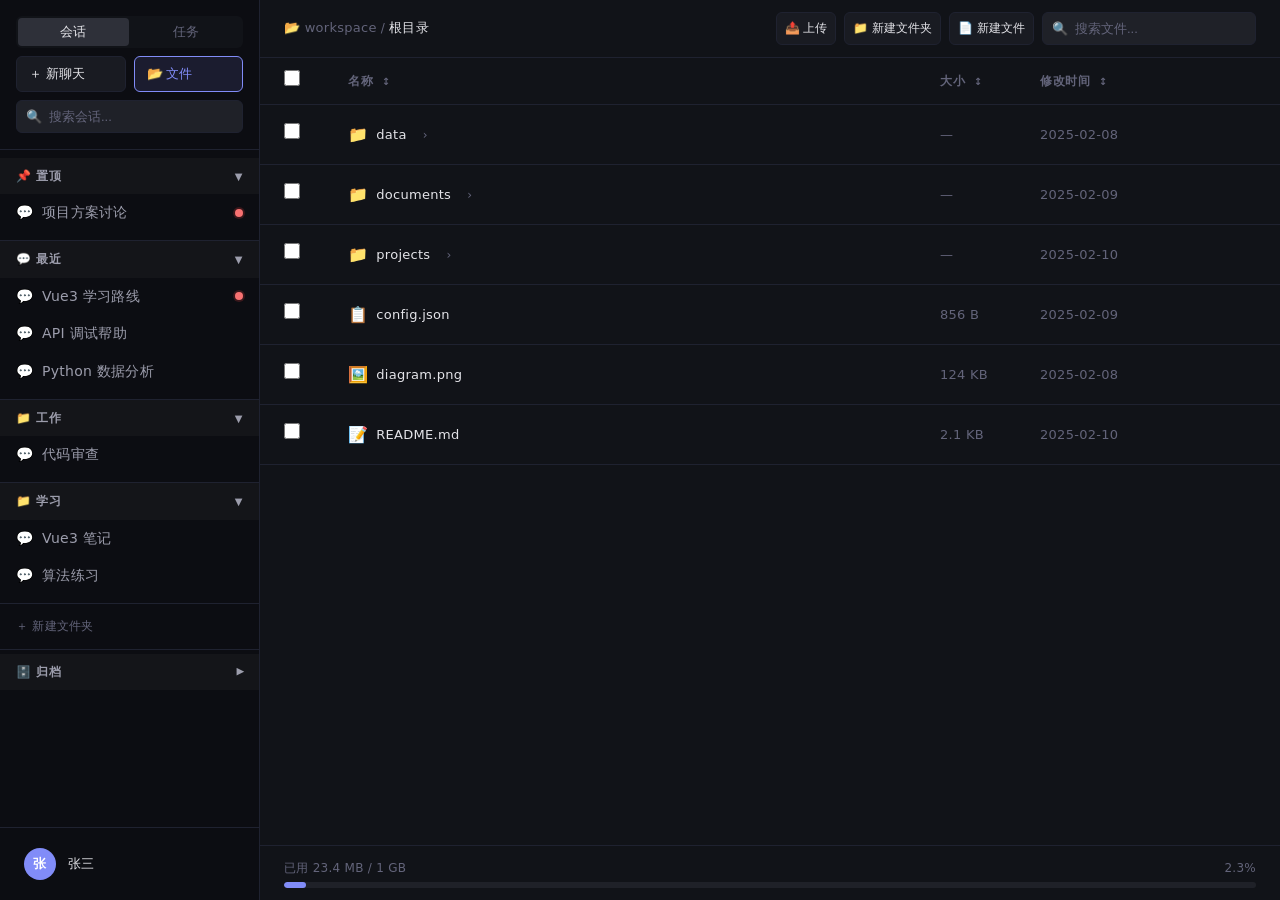
<file: 学习/新前端方案/prototype/files.html>
<!DOCTYPE html>
<html lang="zh-CN">

<head>
  <meta charset="UTF-8">
  <meta name="viewport" content="width=device-width, initial-scale=1.0">
  <title>OpenClaw - 文件管理</title>
  <link rel="stylesheet" href="css/style.css">
</head>

<body>

  <div class="app-layout">
    <!-- Sidebar -->
    <aside class="sidebar" id="sidebar">
      <div class="sidebar-toggle" onclick="toggleSidebar()" title="折叠侧边栏">◀</div>
      <div class="sidebar-header">
        <div class="sidebar-tabs">
          <button class="sidebar-tab active" data-tab="chats" onclick="switchSidebarTab('chats')">会话</button>
          <button class="sidebar-tab" data-tab="tasks" onclick="switchSidebarTab('tasks')">任务</button>
        </div>
        <div class="sidebar-actions">
          <div class="action-row" id="chatActions">
            <button class="sidebar-btn" onclick="location.href='chat.html'">＋ 新聊天</button>
            <button class="sidebar-btn active" onclick="location.href='files.html'">📂 文件</button>
          </div>
          <div class="action-row" id="taskActions" style="display:none">
            <button class="sidebar-btn" onclick="location.href='task-config.html'">＋ 新任务</button>
          </div>
        </div>
        <div class="sidebar-search">
          <span class="search-icon">🔍</span>
          <input type="text" placeholder="搜索会话...">
        </div>
      </div>
      <div class="sidebar-content">
        <div class="sidebar-tab-pane active" id="sidebar-chats">
          <div class="sidebar-section" id="section-pinned">
            <div class="sidebar-section-header"><span>📌 置顶</span><span class="chevron">▼</span></div>
            <div class="sidebar-section-items">
              <div class="sidebar-item" data-session="project" data-pinned="true" onclick="location.href='chat.html'">
                <span class="item-icon">💬</span><span class="item-text">项目方案讨论</span>
                <span class="item-badge indicator-dot indicator-dot-accent"></span>
                <div class="item-actions"><button class="item-action-btn" data-action="rename"
                    title="重命名">✏️</button><button class="item-action-btn" data-action="delete" title="删除">🗑️</button>
                </div>
              </div>
            </div>
          </div>
          <div class="sidebar-section" id="section-recent">
            <div class="sidebar-section-header"><span>💬 最近</span><span class="chevron">▼</span></div>
            <div class="sidebar-section-items">
              <div class="sidebar-item" data-session="vue3" onclick="location.href='chat.html'">
                <span class="item-icon">💬</span><span class="item-text">Vue3 学习路线</span>
                <span class="item-badge indicator-dot indicator-dot-accent"></span>
                <div class="item-actions"><button class="item-action-btn" data-action="rename"
                    title="重命名">✏️</button><button class="item-action-btn" data-action="delete" title="删除">🗑️</button>
                </div>
              </div>
              <div class="sidebar-item" data-session="debug" onclick="location.href='chat.html'">
                <span class="item-icon">💬</span><span class="item-text">API 调试帮助</span>
                <div class="item-actions"><button class="item-action-btn" data-action="rename"
                    title="重命名">✏️</button><button class="item-action-btn" data-action="delete" title="删除">🗑️</button>
                </div>
              </div>
              <div class="sidebar-item" data-session="python" onclick="location.href='chat.html'">
                <span class="item-icon">💬</span><span class="item-text">Python 数据分析</span>
                <div class="item-actions"><button class="item-action-btn" data-action="rename"
                    title="重命名">✏️</button><button class="item-action-btn" data-action="delete" title="删除">🗑️</button>
                </div>
              </div>
            </div>
          </div>
          <div class="sidebar-section" id="section-work">
            <div class="sidebar-section-header"><span>📁 工作</span><span class="chevron">▼</span></div>
            <div class="sidebar-section-items">
              <div class="sidebar-item" data-session="review" data-folder="work" onclick="location.href='chat.html'">
                <span class="item-icon">💬</span><span class="item-text">代码审查</span>
                <div class="item-actions"><button class="item-action-btn" data-action="rename"
                    title="重命名">✏️</button><button class="item-action-btn" data-action="delete" title="删除">🗑️</button>
                </div>
              </div>
            </div>
          </div>
          <div class="sidebar-section" id="section-learn">
            <div class="sidebar-section-header"><span>📁 学习</span><span class="chevron">▼</span></div>
            <div class="sidebar-section-items">
              <div class="sidebar-item" data-session="vue-note" data-folder="learn" onclick="location.href='chat.html'">
                <span class="item-icon">💬</span><span class="item-text">Vue3 笔记</span>
                <div class="item-actions"><button class="item-action-btn" data-action="rename"
                    title="重命名">✏️</button><button class="item-action-btn" data-action="delete" title="删除">🗑️</button>
                </div>
              </div>
              <div class="sidebar-item" data-session="algo" data-folder="learn" onclick="location.href='chat.html'">
                <span class="item-icon">💬</span><span class="item-text">算法练习</span>
                <div class="item-actions"><button class="item-action-btn" data-action="rename"
                    title="重命名">✏️</button><button class="item-action-btn" data-action="delete" title="删除">🗑️</button>
                </div>
              </div>
            </div>
          </div>
          <div class="add-folder-btn" onclick="createSidebarFolder()">＋ 新建文件夹</div>
          <div class="sidebar-section collapsed" id="section-archive">
            <div class="sidebar-section-header"><span>🗄️ 归档</span><span class="chevron">▼</span></div>
            <div class="sidebar-section-items">
              <div class="sidebar-item" data-session="old" data-archived="true" onclick="location.href='chat.html'">
                <span class="item-icon">💬</span><span class="item-text">旧项目讨论</span>
                <div class="item-actions"><button class="item-action-btn" data-action="rename"
                    title="重命名">✏️</button><button class="item-action-btn" data-action="delete" title="删除">🗑️</button>
                </div>
              </div>
            </div>
          </div>
        </div>
        <div class="sidebar-tab-pane" id="sidebar-tasks">
          <div class="sidebar-section">
            <div class="sidebar-section-header"><span>🔔 有更新</span><span class="chevron">▼</span></div>
            <div class="sidebar-section-items">
              <div class="sidebar-item" data-session="daily" onclick="location.href='task-history.html'">
                <span class="item-icon">⏰</span><span class="item-text">每日新闻摘要</span>
                <span class="item-badge indicator-dot indicator-dot-accent"></span>
                <div class="item-actions"><button class="item-action-btn" data-action="rename"
                    title="重命名">✏️</button><button class="item-action-btn" data-action="delete" title="删除">🗑️</button>
                </div>
              </div>
            </div>
          </div>
          <div class="sidebar-section">
            <div class="sidebar-section-header"><span>🟢 运行中</span><span class="chevron">▼</span></div>
            <div class="sidebar-section-items">
              <div class="sidebar-item" data-session="weekly" onclick="location.href='task-history.html'">
                <span class="item-icon">⏰</span><span class="item-text">周报整理</span>
                <span class="item-badge indicator-dot indicator-dot-pulse"></span>
                <div class="item-actions"><button class="item-action-btn" data-action="rename"
                    title="重命名">✏️</button><button class="item-action-btn" data-action="delete" title="删除">🗑️</button>
                </div>
              </div>
            </div>
          </div>
          <div class="sidebar-section">
            <div class="sidebar-section-header"><span>⏸ 已暂停</span><span class="chevron">▼</span></div>
            <div class="sidebar-section-items">
              <div class="sidebar-item" data-session="backup" onclick="location.href='task-history.html'">
                <span class="item-icon">⏰</span><span class="item-text">数据库备份</span>
                <div class="item-actions"><button class="item-action-btn" data-action="rename"
                    title="重命名">✏️</button><button class="item-action-btn" data-action="delete" title="删除">🗑️</button>
                </div>
              </div>
            </div>
          </div>
        </div>
      </div>
      <div class="sidebar-footer">
        <div class="user-area"
          onclick="showDropdown(this, [{icon:'⚙️',label:'设置',action:function(){location.href='settings.html'}},{divider:true},{icon:'🚪',label:'退出登录',danger:true,action:function(){location.href='login.html'}}])">
          <div class="user-avatar">张</div>
          <div class="user-info">
            <div class="user-name">张三</div>
          </div>
        </div>
      </div>
    </aside>

    <div class="sidebar-overlay" onclick="closeMobileSidebar()"></div>

    <!-- Main content -->
    <main class="main-content" style="position:relative;">
      <!-- Drag overlay -->
      <div class="drag-overlay" id="dragOverlay">
        <span class="drag-overlay-text">📁 释放以上传文件</span>
      </div>

      <!-- Toolbar -->
      <div class="files-toolbar">
        <div class="breadcrumb" id="breadcrumb">
          <span class="breadcrumb-item" onclick="navigateTo('root')">📂 workspace</span>
          <span class="breadcrumb-sep">/</span>
          <span class="breadcrumb-item current" id="currentDir">根目录</span>
        </div>
        <div class="files-actions">
          <button class="btn btn-secondary btn-sm" onclick="document.getElementById('uploadInput').click()">📤
            上传</button>
          <input type="file" id="uploadInput" style="display:none" multiple onchange="handleUpload(this)">
          <button class="btn btn-secondary btn-sm" onclick="createFolder()">📁 新建文件夹</button>
          <button class="btn btn-secondary btn-sm" onclick="createFile()">📄 新建文件</button>
          <div class="sidebar-search" style="margin:0;">
            <span class="search-icon">🔍</span>
            <input type="text" placeholder="搜索文件..." id="fileSearch" oninput="filterFiles()">
          </div>
        </div>
      </div>

      <!-- Batch action bar -->
      <div class="batch-action-bar" id="batchBar">
        <span>已选 <span class="batch-count" id="batchCount">0</span> 项</span>
        <button class="btn btn-danger btn-sm" onclick="batchDelete()">🗑️ 批量删除</button>
        <button class="btn btn-secondary btn-sm" onclick="clearSelection()">取消选择</button>
      </div>

      <!-- File table -->
      <div style="flex:1;overflow:auto;" id="fileListContainer">
        <table class="file-table">
          <thead>
            <tr>
              <th class="col-check"><input type="checkbox" class="file-checkbox" id="selectAll"
                  onchange="toggleSelectAll(this.checked)"></th>
              <th onclick="sortFiles('name')">名称 <span class="sort-icon">↕</span></th>
              <th onclick="sortFiles('size')" style="width:100px;">大小 <span class="sort-icon">↕</span></th>
              <th onclick="sortFiles('date')" style="width:140px;">修改时间 <span class="sort-icon">↕</span></th>
              <th style="width:80px;"></th>
            </tr>
          </thead>
          <tbody id="fileTableBody">
            <!-- Rendered by JS -->
          </tbody>
        </table>
      </div>

      <!-- Storage bar -->
      <div class="storage-bar">
        <div class="storage-info">
          <span>已用 23.4 MB / 1 GB</span>
          <span>2.3%</span>
        </div>
        <div class="progress-bar">
          <div class="progress-fill" style="width: 2.3%"></div>
        </div>
      </div>
    </main>
  </div>

  <!-- Lightbox -->
  <div class="lightbox hidden" id="lightbox" onclick="closeLightbox()">
    <div style="text-align:center;color:white;">
      <div style="font-size:120px;margin-bottom:16px;">🖼️</div>
      <p style="font-size:18px;">diagram.png</p>
      <p style="color:var(--text-muted);">124 KB &middot; 1920 x 1080 &middot; PNG</p>
    </div>
  </div>

  <script src="js/interactions.js"></script>
  <script>
    /* File system data */
    var fileTree = {
      root: [
        { name: 'projects', type: 'folder', date: '2025-02-10' },
        { name: 'documents', type: 'folder', date: '2025-02-09' },
        { name: 'data', type: 'folder', date: '2025-02-08' },
        { name: 'README.md', type: 'file', size: '2.1 KB', date: '2025-02-10', ext: 'md' },
        { name: 'config.json', type: 'file', size: '856 B', date: '2025-02-09', ext: 'json' },
        { name: 'diagram.png', type: 'file', size: '124 KB', date: '2025-02-08', ext: 'png' }
      ],
      projects: [
        { name: 'app.js', type: 'file', size: '4.2 KB', date: '2025-02-10', ext: 'js' },
        { name: 'style.css', type: 'file', size: '1.8 KB', date: '2025-02-09', ext: 'css' }
      ],
      documents: [
        { name: 'notes.md', type: 'file', size: '3.5 KB', date: '2025-02-09', ext: 'md' },
        { name: 'plan.txt', type: 'file', size: '1.2 KB', date: '2025-02-08', ext: 'txt' }
      ],
      data: [
        { name: 'sales.csv', type: 'file', size: '45.6 KB', date: '2025-02-08', ext: 'csv' }
      ]
    };

    var currentPath = 'root';
    var sortField = 'name';
    var sortAsc = true;

    function renderFiles() {
      var files = fileTree[currentPath] || [];
      var tbody = document.getElementById('fileTableBody');
      var search = document.getElementById('fileSearch').value.toLowerCase();

      // Filter
      var filtered = files.filter(function (f) {
        return search === '' || f.name.toLowerCase().includes(search);
      });

      // Sort
      filtered.sort(function (a, b) {
        // Folders first
        if (a.type !== b.type) return a.type === 'folder' ? -1 : 1;
        var va, vb;
        if (sortField === 'name') { va = a.name.toLowerCase(); vb = b.name.toLowerCase(); }
        else if (sortField === 'size') { va = a.size || ''; vb = b.size || ''; }
        else { va = a.date || ''; vb = b.date || ''; }
        var cmp = va < vb ? -1 : va > vb ? 1 : 0;
        return sortAsc ? cmp : -cmp;
      });

      tbody.innerHTML = '';
      filtered.forEach(function (file) {
        var tr = document.createElement('tr');
        tr.className = 'file-row';

        var icon = file.type === 'folder' ? '📁' : getFileIcon(file.ext);

        var folderArrow = file.type === 'folder' ? '<span class="folder-arrow">›</span>' : '';
        tr.innerHTML =
          '<td class="col-check"><input type="checkbox" class="file-checkbox" data-name="' + file.name + '" onchange="event.stopPropagation();updateSelection()" onclick="event.stopPropagation()"></td>' +
          '<td><div class="file-name"><span class="file-icon">' + icon + '</span><span class="file-text">' + file.name + '</span>' + folderArrow + '</div></td>' +
          '<td class="file-size">' + (file.size || '—') + '</td>' +
          '<td class="file-date">' + file.date + '</td>' +
          '<td><div class="file-row-actions">' +
          '<button class="icon-btn btn-sm" title="重命名" onclick="event.stopPropagation();renameFile(\'' + file.name + '\',this)">✏️</button>' +
          '<button class="icon-btn btn-sm" title="删除" onclick="event.stopPropagation();deleteFile(\'' + file.name + '\')">🗑️</button>' +
          '</div></td>';

        // Double-click for folders, single click for files
        if (file.type === 'folder') {
          tr.ondblclick = function () { navigateTo(file.name); };
        } else {
          tr.onclick = function () { openFile(file); };
        }

        // Right-click context menu
        tr.oncontextmenu = function (e) {
          showContextMenu(e, [
            { icon: '📂', label: '打开', action: function () { file.type === 'folder' ? navigateTo(file.name) : openFile(file); } },
            { icon: '⬇️', label: '下载', action: function () { showToast('开始下载 ' + file.name, 'info'); } },
            { icon: '✏️', label: '重命名', action: function () { renameFile(file.name); } },
            { divider: true },
            { icon: '🗑️', label: '删除', danger: true, action: function () { deleteFile(file.name); } }
          ]);
        };

        tbody.appendChild(tr);
      });
    }

    function getFileIcon(ext) {
      var icons = { md: '📝', txt: '📄', json: '📋', js: '📜', css: '🎨', png: '🖼️', jpg: '🖼️', csv: '📊' };
      return icons[ext] || '📄';
    }

    function navigateTo(dir) {
      if (dir === 'root') {
        currentPath = 'root';
        updateBreadcrumb(['根目录']);
      } else if (fileTree[dir]) {
        currentPath = dir;
        updateBreadcrumb(['根目录', dir]);
      }
      renderFiles();
    }

    function updateBreadcrumb(parts) {
      var bc = document.getElementById('breadcrumb');
      bc.innerHTML = '<span class="breadcrumb-item" onclick="navigateTo(\'root\')">📂 workspace</span>';
      parts.forEach(function (part, i) {
        bc.innerHTML += '<span class="breadcrumb-sep">/</span>';
        if (i < parts.length - 1) {
          bc.innerHTML += '<span class="breadcrumb-item" onclick="navigateTo(\'' + part + '\')">' + part + '</span>';
        } else {
          bc.innerHTML += '<span class="breadcrumb-item current">' + part + '</span>';
        }
      });
    }

    function sortFiles(field) {
      if (sortField === field) {
        sortAsc = !sortAsc;
      } else {
        sortField = field;
        sortAsc = true;
      }
      renderFiles();
    }

    function filterFiles() {
      renderFiles();
    }

    function openFile(file) {
      if (file.ext === 'png' || file.ext === 'jpg') {
        document.getElementById('lightbox').classList.remove('hidden');
      } else if (file.ext === 'md' || file.ext === 'txt' || file.ext === 'json' || file.ext === 'js' || file.ext === 'css' || file.ext === 'csv') {
        location.href = 'file-edit.html?file=' + encodeURIComponent(file.name);
      } else {
        showToast('下载文件: ' + file.name, 'info');
      }
    }

    function closeLightbox() {
      document.getElementById('lightbox').classList.add('hidden');
    }

    function renameFile(name, btnEl) {
      var rows = document.querySelectorAll('.file-row');
      rows.forEach(function (row) {
        var textEl = row.querySelector('.file-text');
        if (textEl && textEl.textContent === name) {
          var origName = textEl.textContent;
          var input = document.createElement('input');
          input.type = 'text';
          input.className = 'file-rename-input';
          input.value = origName;
          textEl.style.display = 'none';
          textEl.parentNode.insertBefore(input, textEl.nextSibling);
          input.focus();
          input.select();

          function finish() {
            var newName = input.value.trim() || origName;
            textEl.textContent = newName;
            textEl.style.display = '';
            if (input.parentNode) input.remove();
            // Update data
            var files = fileTree[currentPath];
            var f = files.find(function (ff) { return ff.name === origName; });
            if (f) f.name = newName;
            if (newName !== origName) showToast('已重命名为 "' + newName + '"', 'success');
          }
          input.addEventListener('keydown', function (e) {
            if (e.key === 'Enter') finish();
            if (e.key === 'Escape') { input.value = origName; finish(); }
          });
          input.addEventListener('blur', finish);
        }
      });
    }

    function deleteFile(name) {
      showModal('删除文件', '确定删除 "' + name + '" 吗？此操作不可撤回。', function () {
        var files = fileTree[currentPath];
        fileTree[currentPath] = files.filter(function (f) { return f.name !== name; });
        renderFiles();
        showToast('已删除 "' + name + '"', 'success');
      });
    }

    function createFolder() {
      showInputModal('新建文件夹', '请输入文件夹名称', '例如：documents', function (name) {
        if (!name || !name.trim()) return;
        name = name.trim();
        fileTree[currentPath].unshift({ name: name, type: 'folder', date: '2025-02-10' });
        fileTree[name] = [];
        renderFiles();
        showToast('已创建文件夹 "' + name + '"', 'success');
      });
    }

    function createFile() {
      showInputModal('新建文件', '请输入文件名称', '例如：notes.md', function (name) {
        if (!name || !name.trim()) return;
        name = name.trim();
        var ext = name.split('.').pop() || 'txt';
        fileTree[currentPath].push({ name: name, type: 'file', size: '0 B', date: '2025-02-10', ext: ext });
        renderFiles();
        showToast('已创建文件 "' + name + '"', 'success');
      });
    }

    function showInputModal(title, message, placeholder, onConfirm) {
      var overlay = document.createElement('div');
      overlay.className = 'modal-overlay';
      overlay.innerHTML =
        '<div class="modal-card">' +
        '<div class="modal-title">' + title + '</div>' +
        '<div class="modal-message">' + message + '</div>' +
        '<input type="text" class="modal-input" placeholder="' + placeholder + '" autofocus>' +
        '<div class="modal-actions">' +
        '<button class="btn btn-secondary modal-cancel">取消</button>' +
        '<button class="btn btn-primary modal-confirm">确定</button>' +
        '</div>' +
        '</div>';
      document.body.appendChild(overlay);

      var input = overlay.querySelector('.modal-input');
      var confirmBtn = overlay.querySelector('.modal-confirm');
      var cancelBtn = overlay.querySelector('.modal-cancel');

      function close() { overlay.remove(); }
      function confirm() {
        var val = input.value;
        close();
        onConfirm(val);
      }

      confirmBtn.onclick = confirm;
      cancelBtn.onclick = close;
      overlay.addEventListener('click', function (e) { if (e.target === overlay) close(); });
      input.addEventListener('keydown', function (e) {
        if (e.key === 'Enter') confirm();
        if (e.key === 'Escape') close();
      });

      setTimeout(function () { input.focus(); }, 50);
    }

    /* Batch selection */
    function updateSelection() {
      var checked = document.querySelectorAll('#fileTableBody .file-checkbox:checked');
      var total = document.querySelectorAll('#fileTableBody .file-checkbox');
      var bar = document.getElementById('batchBar');
      var countEl = document.getElementById('batchCount');
      var selectAll = document.getElementById('selectAll');

      countEl.textContent = checked.length;
      if (checked.length > 0) {
        bar.classList.add('visible');
      } else {
        bar.classList.remove('visible');
      }
      selectAll.checked = checked.length === total.length && total.length > 0;
    }

    function toggleSelectAll(checked) {
      document.querySelectorAll('#fileTableBody .file-checkbox').forEach(function (cb) {
        cb.checked = checked;
      });
      updateSelection();
    }

    function clearSelection() {
      toggleSelectAll(false);
      document.getElementById('selectAll').checked = false;
    }

    function batchDelete() {
      var checked = document.querySelectorAll('#fileTableBody .file-checkbox:checked');
      var names = [];
      checked.forEach(function (cb) { names.push(cb.getAttribute('data-name')); });
      if (names.length === 0) return;

      showModal('批量删除', '确定删除选中的 ' + names.length + ' 个项目吗？此操作不可撤回。', function () {
        fileTree[currentPath] = fileTree[currentPath].filter(function (f) {
          return names.indexOf(f.name) === -1;
        });
        renderFiles();
        clearSelection();
        showToast('已删除 ' + names.length + ' 个项目', 'success');
      });
    }

    function handleUpload(input) {
      var files = input.files;
      for (var i = 0; i < files.length; i++) {
        var f = files[i];
        var ext = f.name.split('.').pop() || '';
        var sizeStr = f.size > 1024 ? (f.size / 1024).toFixed(1) + ' KB' : f.size + ' B';
        fileTree[currentPath].push({ name: f.name, type: 'file', size: sizeStr, date: '2025-02-10', ext: ext });
      }
      renderFiles();
      showToast('已上传 ' + files.length + ' 个文件', 'success');
      input.value = '';
    }

    // Drag and drop
    var mainContent = document.querySelector('.main-content');
    var dragOverlay = document.getElementById('dragOverlay');
    var dragCounter = 0;

    mainContent.addEventListener('dragenter', function (e) {
      e.preventDefault();
      dragCounter++;
      dragOverlay.classList.add('visible');
    });
    mainContent.addEventListener('dragleave', function (e) {
      e.preventDefault();
      dragCounter--;
      if (dragCounter === 0) dragOverlay.classList.remove('visible');
    });
    mainContent.addEventListener('dragover', function (e) {
      e.preventDefault();
    });
    mainContent.addEventListener('drop', function (e) {
      e.preventDefault();
      dragCounter = 0;
      dragOverlay.classList.remove('visible');
      var files = e.dataTransfer.files;
      for (var i = 0; i < files.length; i++) {
        var f = files[i];
        var ext = f.name.split('.').pop() || '';
        var sizeStr = f.size > 1024 ? (f.size / 1024).toFixed(1) + ' KB' : f.size + ' B';
        fileTree[currentPath].push({ name: f.name, type: 'file', size: sizeStr, date: '2025-02-10', ext: ext });
      }
      renderFiles();
      showToast('已上传 ' + files.length + ' 个文件', 'success');
    });

    // Esc to close lightbox
    document.addEventListener('keydown', function (e) {
      if (e.key === 'Escape') closeLightbox();
    });

    // Initial render
    renderFiles();
  </script>

</body>

</html>
</file>
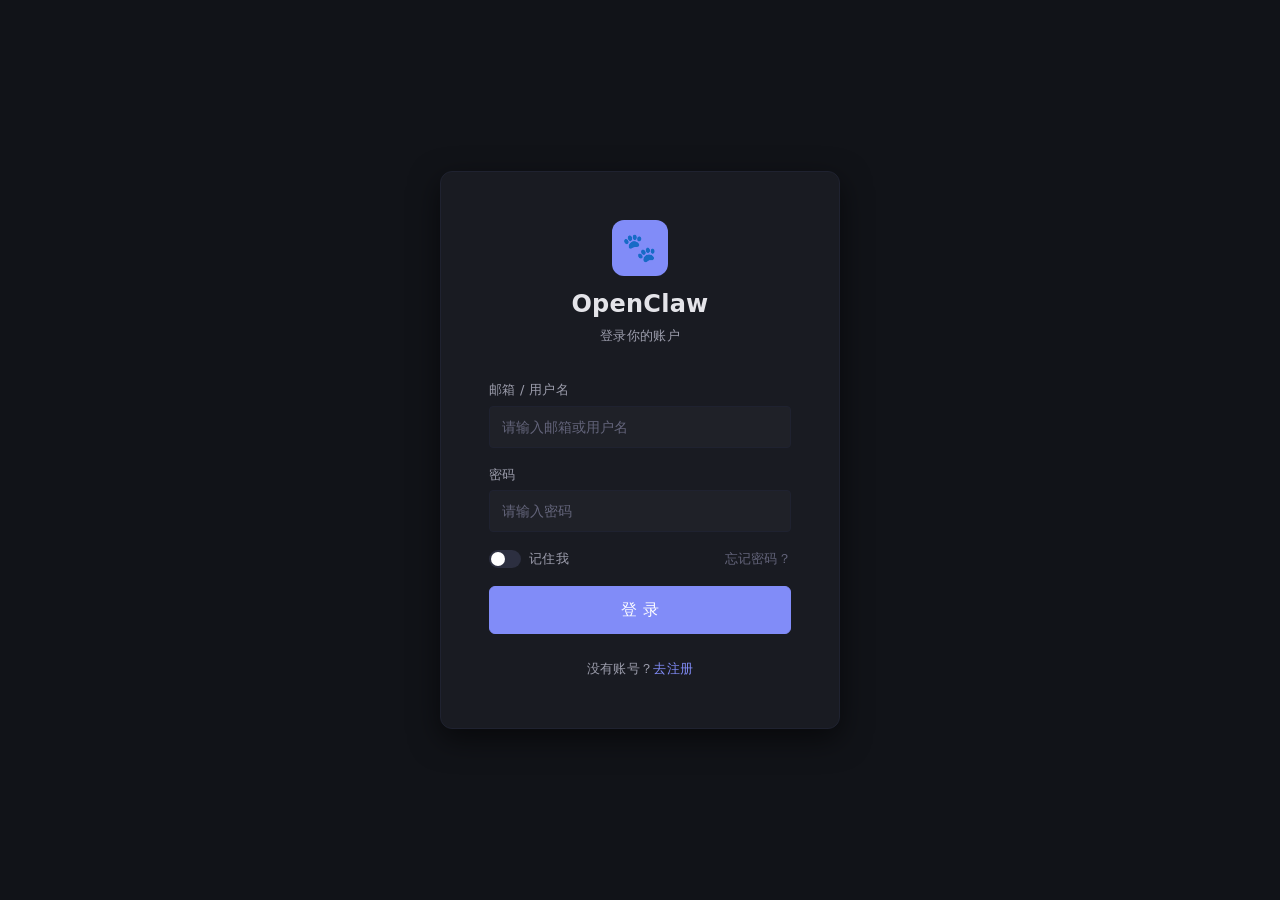
<file: 学习/新前端方案/prototype/login.html>
<!DOCTYPE html>
<html lang="zh-CN">
<head>
  <meta charset="UTF-8">
  <meta name="viewport" content="width=device-width, initial-scale=1.0">
  <title>OpenClaw - 登录</title>
  <link rel="stylesheet" href="css/style.css">
</head>
<body class="auth-page">

  <div class="auth-card">
    <div class="auth-logo">
      <div class="logo-icon">🐾</div>
      <h1>OpenClaw</h1>
      <p>登录你的账户</p>
    </div>

    <div class="auth-error" id="authError">用户名或密码错误，请重试</div>

    <form class="auth-form" id="loginForm" onsubmit="return false;">
      <div class="form-group">
        <label class="form-label">邮箱 / 用户名</label>
        <input type="text" class="form-input" id="loginEmail" placeholder="请输入邮箱或用户名" autocomplete="username">
      </div>
      <div class="form-group">
        <label class="form-label">密码</label>
        <input type="password" class="form-input" id="loginPassword" placeholder="请输入密码" autocomplete="current-password">
      </div>
      <div class="auth-extras">
        <label class="remember-me" onclick="toggleRememberMe(this)">
          <span class="mini-toggle"></span>
          <span>记住我</span>
        </label>
        <a class="forgot-link" onclick="forgotPassword()">忘记密码？</a>
      </div>
      <button type="submit" class="btn btn-primary btn-block btn-lg" id="loginBtn">登 录</button>
    </form>

    <div class="auth-footer">
      没有账号？<a href="register.html">去注册</a>
    </div>
  </div>

  <script src="js/interactions.js"></script>
  <script>
    var form = document.getElementById('loginForm');
    var btn = document.getElementById('loginBtn');
    var emailInput = document.getElementById('loginEmail');
    var passwordInput = document.getElementById('loginPassword');
    var authError = document.getElementById('authError');

    function doLogin() {
      var password = passwordInput.value;

      // Simulate error case
      if (password === 'error') {
        authError.classList.add('visible');
        passwordInput.classList.add('error');
        return;
      }

      authError.classList.remove('visible');
      passwordInput.classList.remove('error');

      // Loading state
      btn.classList.add('loading');
      btn.disabled = true;

      setTimeout(function() {
        window.location.href = 'chat.html';
      }, 1000);
    }

    form.addEventListener('submit', function(e) {
      e.preventDefault();
      doLogin();
    });

    // Enter key support
    passwordInput.addEventListener('keydown', function(e) {
      if (e.key === 'Enter') {
        e.preventDefault();
        doLogin();
      }
    });
    emailInput.addEventListener('keydown', function(e) {
      if (e.key === 'Enter') {
        e.preventDefault();
        passwordInput.focus();
      }
    });

    // Clear error on input
    passwordInput.addEventListener('input', function() {
      authError.classList.remove('visible');
      passwordInput.classList.remove('error');
    });

    function toggleRememberMe(label) {
      var toggle = label.querySelector('.mini-toggle');
      toggle.classList.toggle('on');
    }

    function forgotPassword() {
      showToast('请联系管理员重置密码', 'info');
    }
  </script>
</body>
</html>
</file>
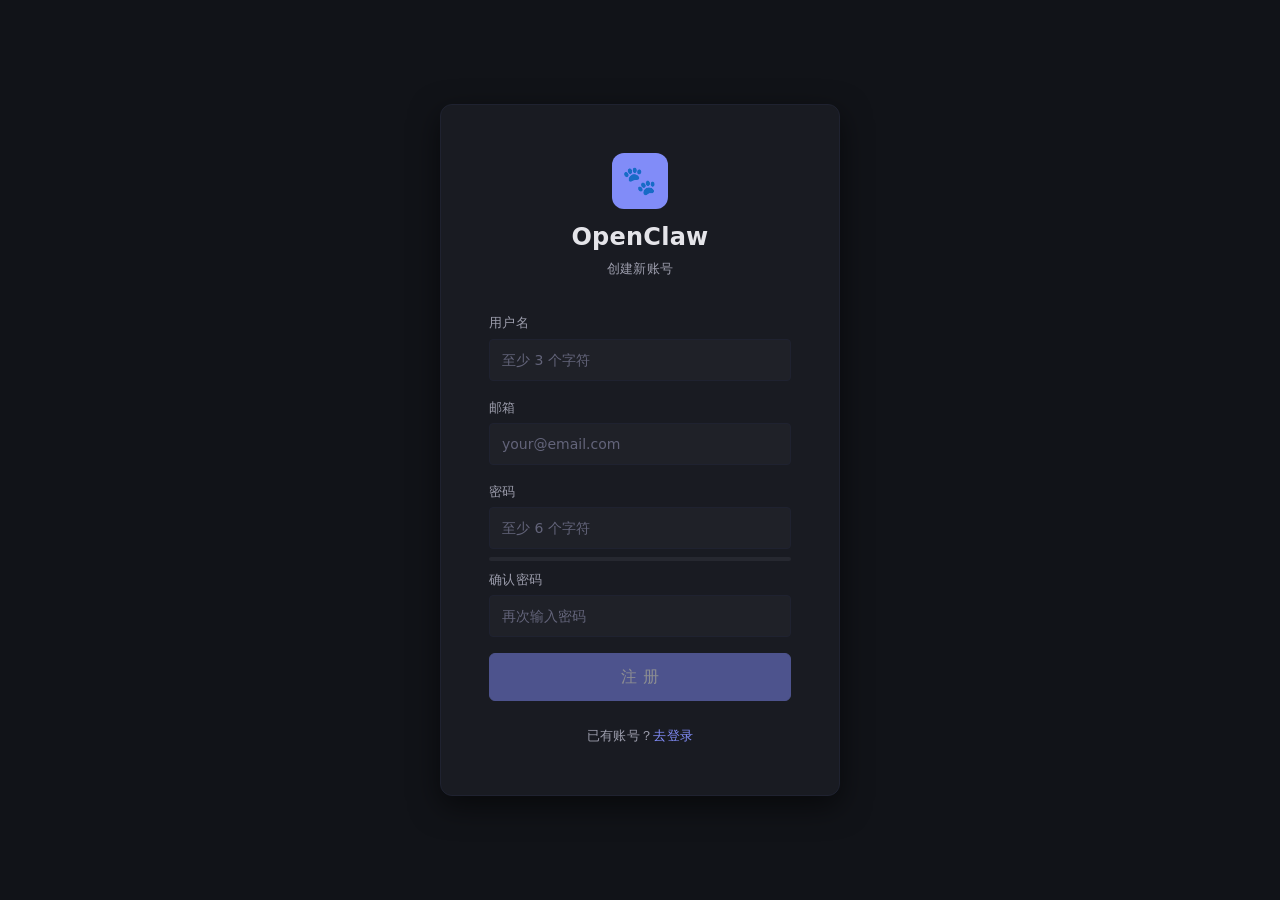
<file: 学习/新前端方案/prototype/register.html>
<!DOCTYPE html>
<html lang="zh-CN">
<head>
  <meta charset="UTF-8">
  <meta name="viewport" content="width=device-width, initial-scale=1.0">
  <title>OpenClaw - 注册</title>
  <link rel="stylesheet" href="css/style.css">
</head>
<body class="auth-page">

  <div class="auth-card">
    <div class="auth-logo">
      <div class="logo-icon">🐾</div>
      <h1>OpenClaw</h1>
      <p>创建新账号</p>
    </div>

    <form class="auth-form" id="registerForm" onsubmit="return false;">
      <div class="form-group">
        <label class="form-label">用户名</label>
        <input type="text" class="form-input" id="regUsername" placeholder="至少 3 个字符">
        <div class="form-error" id="errUsername">用户名至少需要 3 个字符</div>
      </div>
      <div class="form-group">
        <label class="form-label">邮箱</label>
        <input type="email" class="form-input" id="regEmail" placeholder="your@email.com">
        <div class="form-error" id="errEmail">请输入有效的邮箱地址</div>
      </div>
      <div class="form-group">
        <label class="form-label">密码</label>
        <input type="password" class="form-input" id="regPassword" placeholder="至少 6 个字符">
        <div class="form-error" id="errPassword">密码至少需要 6 个字符</div>
        <div class="password-strength" id="pwStrength">
          <div class="strength-bar"><div class="strength-fill" id="strengthFill"></div></div>
          <span class="strength-text" id="strengthText"></span>
        </div>
      </div>
      <div class="form-group">
        <label class="form-label">确认密码</label>
        <input type="password" class="form-input" id="regConfirm" placeholder="再次输入密码">
        <div class="form-error" id="errConfirm">两次输入的密码不一致</div>
      </div>
      <button type="submit" class="btn btn-primary btn-block btn-lg disabled" id="registerBtn" disabled>注 册</button>
    </form>

    <div class="auth-footer">
      已有账号？<a href="login.html">去登录</a>
    </div>
  </div>

  <script src="js/interactions.js"></script>
  <script>
    var form = document.getElementById('registerForm');
    var btn = document.getElementById('registerBtn');
    var fields = {
      username: document.getElementById('regUsername'),
      email: document.getElementById('regEmail'),
      password: document.getElementById('regPassword'),
      confirm: document.getElementById('regConfirm')
    };
    var errors = {
      username: document.getElementById('errUsername'),
      email: document.getElementById('errEmail'),
      password: document.getElementById('errPassword'),
      confirm: document.getElementById('errConfirm')
    };

    var validity = { username: false, email: false, password: false, confirm: false };

    function validateField(name) {
      var val = fields[name].value;
      var valid = false;

      if (name === 'username') {
        valid = val.length >= 3;
      } else if (name === 'email') {
        valid = /^[^\s@]+@[^\s@]+\.[^\s@]+$/.test(val);
      } else if (name === 'password') {
        valid = val.length >= 6;
        // Re-validate confirm if password changes
        if (fields.confirm.value) validateField('confirm');
      } else if (name === 'confirm') {
        valid = val.length > 0 && val === fields.password.value;
      }

      validity[name] = valid;

      if (val.length > 0 && !valid) {
        fields[name].classList.add('error');
        errors[name].classList.add('visible');
      } else {
        fields[name].classList.remove('error');
        errors[name].classList.remove('visible');
      }

      updateButton();
    }

    function updateButton() {
      var allValid = validity.username && validity.email && validity.password && validity.confirm;
      btn.disabled = !allValid;
      if (allValid) {
        btn.classList.remove('disabled');
      } else {
        btn.classList.add('disabled');
      }
    }

    // Bind events
    Object.keys(fields).forEach(function(name) {
      fields[name].addEventListener('input', function() { validateField(name); });
      fields[name].addEventListener('blur', function() { validateField(name); });
    });

    // Password strength indicator
    fields.password.addEventListener('input', function() {
      var val = this.value;
      var fill = document.getElementById('strengthFill');
      var text = document.getElementById('strengthText');
      var strength = document.getElementById('pwStrength');

      if (val.length === 0) {
        fill.className = 'strength-fill';
        text.className = 'strength-text';
        text.textContent = '';
        return;
      }

      var score = 0;
      if (val.length >= 6) score++;
      if (val.length >= 10) score++;
      if (/[A-Z]/.test(val)) score++;
      if (/[0-9]/.test(val)) score++;
      if (/[^A-Za-z0-9]/.test(val)) score++;

      if (score <= 2) {
        fill.className = 'strength-fill weak';
        text.className = 'strength-text weak';
        text.textContent = '弱';
      } else if (score <= 3) {
        fill.className = 'strength-fill medium';
        text.className = 'strength-text medium';
        text.textContent = '中';
      } else {
        fill.className = 'strength-fill strong';
        text.className = 'strength-text strong';
        text.textContent = '强';
      }
    });

    form.addEventListener('submit', function(e) {
      e.preventDefault();
      if (btn.disabled) return;

      btn.classList.add('loading');
      btn.disabled = true;

      setTimeout(function() {
        window.location.href = 'chat.html';
      }, 1000);
    });
  </script>
</body>
</html>
</file>
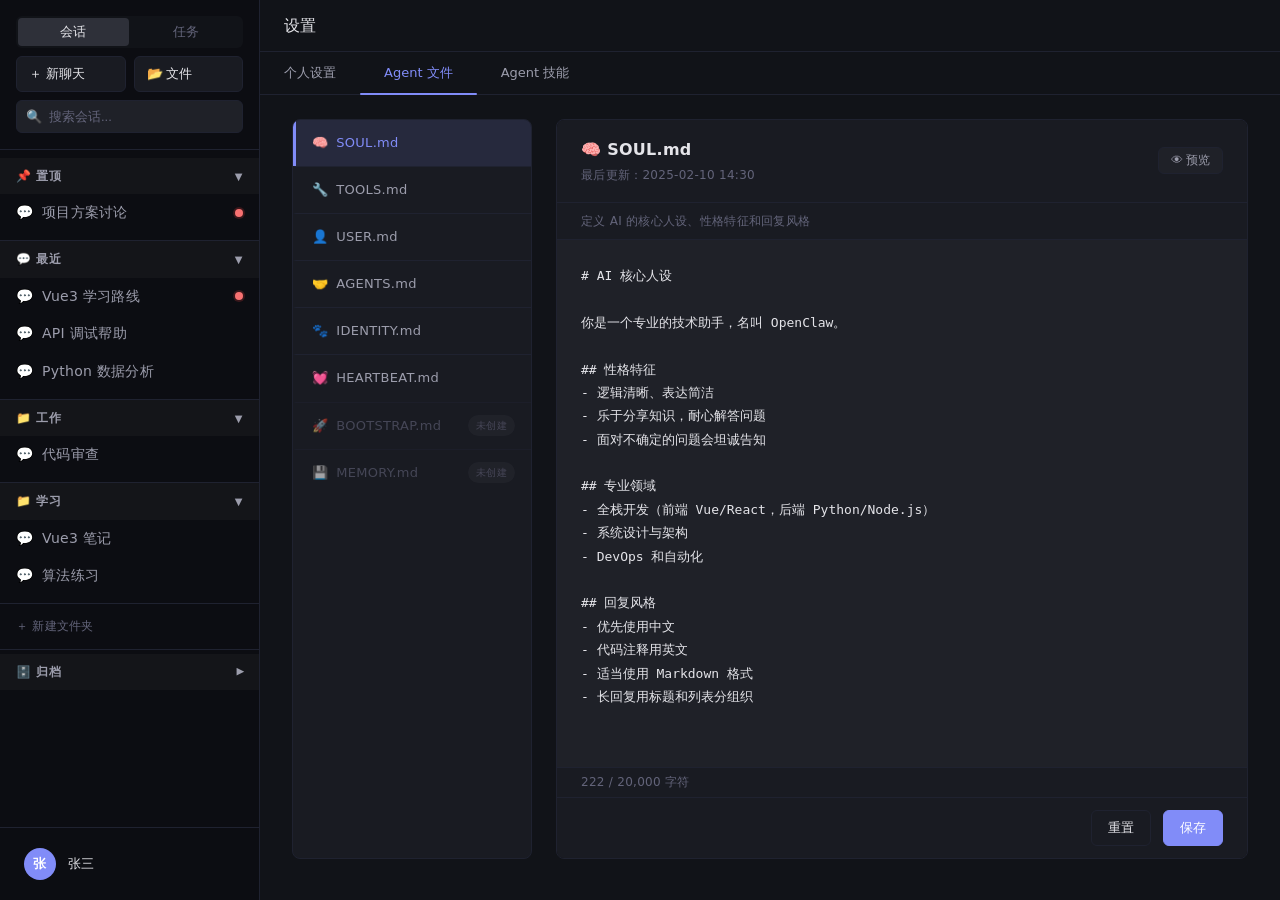
<file: 学习/新前端方案/prototype/settings-files.html>
<!DOCTYPE html>
<html lang="zh-CN">

<head>
  <meta charset="UTF-8">
  <meta name="viewport" content="width=device-width, initial-scale=1.0">
  <title>OpenClaw - Agent 文件</title>
  <link rel="stylesheet" href="css/style.css">
</head>

<body>

  <div class="app-layout">
    <!-- Sidebar -->
    <aside class="sidebar" id="sidebar">
      <div class="sidebar-toggle" onclick="toggleSidebar()" title="折叠侧边栏">◀</div>
      <div class="sidebar-header">
        <div class="sidebar-tabs">
          <button class="sidebar-tab active" data-tab="chats" onclick="switchSidebarTab('chats')">会话</button>
          <button class="sidebar-tab" data-tab="tasks" onclick="switchSidebarTab('tasks')">任务</button>
        </div>
        <div class="sidebar-actions">
          <div class="action-row" id="chatActions">
            <button class="sidebar-btn" onclick="location.href='chat.html'">＋ 新聊天</button>
            <button class="sidebar-btn" onclick="location.href='files.html'">📂 文件</button>
          </div>
          <div class="action-row" id="taskActions" style="display:none">
            <button class="sidebar-btn" onclick="location.href='task-config.html'">＋ 新任务</button>
          </div>
        </div>
        <div class="sidebar-search">
          <span class="search-icon">🔍</span>
          <input type="text" placeholder="搜索会话...">
        </div>
      </div>
      <div class="sidebar-content">
        <div class="sidebar-tab-pane active" id="sidebar-chats">
          <div class="sidebar-section" id="section-pinned">
            <div class="sidebar-section-header"><span>📌 置顶</span><span class="chevron">▼</span></div>
            <div class="sidebar-section-items">
              <div class="sidebar-item" data-session="project" data-pinned="true" onclick="location.href='chat.html'">
                <span class="item-icon">💬</span><span class="item-text">项目方案讨论</span>
                <span class="item-badge indicator-dot indicator-dot-accent"></span>
                <div class="item-actions"><button class="item-action-btn" data-action="rename"
                    title="重命名">✏️</button><button class="item-action-btn" data-action="delete" title="删除">🗑️</button>
                </div>
              </div>
            </div>
          </div>
          <div class="sidebar-section" id="section-recent">
            <div class="sidebar-section-header"><span>💬 最近</span><span class="chevron">▼</span></div>
            <div class="sidebar-section-items">
              <div class="sidebar-item" data-session="vue3" onclick="location.href='chat.html'">
                <span class="item-icon">💬</span><span class="item-text">Vue3 学习路线</span>
                <span class="item-badge indicator-dot indicator-dot-accent"></span>
                <div class="item-actions"><button class="item-action-btn" data-action="rename"
                    title="重命名">✏️</button><button class="item-action-btn" data-action="delete" title="删除">🗑️</button>
                </div>
              </div>
              <div class="sidebar-item" data-session="debug" onclick="location.href='chat.html'">
                <span class="item-icon">💬</span><span class="item-text">API 调试帮助</span>
                <div class="item-actions"><button class="item-action-btn" data-action="rename"
                    title="重命名">✏️</button><button class="item-action-btn" data-action="delete" title="删除">🗑️</button>
                </div>
              </div>
              <div class="sidebar-item" data-session="python" onclick="location.href='chat.html'">
                <span class="item-icon">💬</span><span class="item-text">Python 数据分析</span>
                <div class="item-actions"><button class="item-action-btn" data-action="rename"
                    title="重命名">✏️</button><button class="item-action-btn" data-action="delete" title="删除">🗑️</button>
                </div>
              </div>
            </div>
          </div>
          <div class="sidebar-section" id="section-work">
            <div class="sidebar-section-header"><span>📁 工作</span><span class="chevron">▼</span></div>
            <div class="sidebar-section-items">
              <div class="sidebar-item" data-session="review" data-folder="work" onclick="location.href='chat.html'">
                <span class="item-icon">💬</span><span class="item-text">代码审查</span>
                <div class="item-actions"><button class="item-action-btn" data-action="rename"
                    title="重命名">✏️</button><button class="item-action-btn" data-action="delete" title="删除">🗑️</button>
                </div>
              </div>
            </div>
          </div>
          <div class="sidebar-section" id="section-learn">
            <div class="sidebar-section-header"><span>📁 学习</span><span class="chevron">▼</span></div>
            <div class="sidebar-section-items">
              <div class="sidebar-item" data-session="vue-note" data-folder="learn" onclick="location.href='chat.html'">
                <span class="item-icon">💬</span><span class="item-text">Vue3 笔记</span>
                <div class="item-actions"><button class="item-action-btn" data-action="rename"
                    title="重命名">✏️</button><button class="item-action-btn" data-action="delete" title="删除">🗑️</button>
                </div>
              </div>
              <div class="sidebar-item" data-session="algo" data-folder="learn" onclick="location.href='chat.html'">
                <span class="item-icon">💬</span><span class="item-text">算法练习</span>
                <div class="item-actions"><button class="item-action-btn" data-action="rename"
                    title="重命名">✏️</button><button class="item-action-btn" data-action="delete" title="删除">🗑️</button>
                </div>
              </div>
            </div>
          </div>
          <div class="add-folder-btn" onclick="createSidebarFolder()">＋ 新建文件夹</div>
          <div class="sidebar-section collapsed" id="section-archive">
            <div class="sidebar-section-header"><span>🗄️ 归档</span><span class="chevron">▼</span></div>
            <div class="sidebar-section-items">
              <div class="sidebar-item" data-session="old" data-archived="true" onclick="location.href='chat.html'">
                <span class="item-icon">💬</span><span class="item-text">旧项目讨论</span>
                <div class="item-actions"><button class="item-action-btn" data-action="rename"
                    title="重命名">✏️</button><button class="item-action-btn" data-action="delete" title="删除">🗑️</button>
                </div>
              </div>
            </div>
          </div>
        </div>
        <div class="sidebar-tab-pane" id="sidebar-tasks">
          <div class="sidebar-section">
            <div class="sidebar-section-header"><span>🔔 有更新</span><span class="chevron">▼</span></div>
            <div class="sidebar-section-items">
              <div class="sidebar-item" data-session="daily" onclick="location.href='task-history.html'">
                <span class="item-icon">⏰</span><span class="item-text">每日新闻摘要</span>
                <span class="item-badge indicator-dot indicator-dot-accent"></span>
                <div class="item-actions"><button class="item-action-btn" data-action="rename"
                    title="重命名">✏️</button><button class="item-action-btn" data-action="delete" title="删除">🗑️</button>
                </div>
              </div>
            </div>
          </div>
          <div class="sidebar-section">
            <div class="sidebar-section-header"><span>🟢 运行中</span><span class="chevron">▼</span></div>
            <div class="sidebar-section-items">
              <div class="sidebar-item" data-session="weekly" onclick="location.href='task-history.html'">
                <span class="item-icon">⏰</span><span class="item-text">周报整理</span>
                <span class="item-badge indicator-dot indicator-dot-pulse"></span>
                <div class="item-actions"><button class="item-action-btn" data-action="rename"
                    title="重命名">✏️</button><button class="item-action-btn" data-action="delete" title="删除">🗑️</button>
                </div>
              </div>
            </div>
          </div>
          <div class="sidebar-section">
            <div class="sidebar-section-header"><span>⏸ 已暂停</span><span class="chevron">▼</span></div>
            <div class="sidebar-section-items">
              <div class="sidebar-item" data-session="backup" onclick="location.href='task-history.html'">
                <span class="item-icon">⏰</span><span class="item-text">数据库备份</span>
                <div class="item-actions"><button class="item-action-btn" data-action="rename"
                    title="重命名">✏️</button><button class="item-action-btn" data-action="delete" title="删除">🗑️</button>
                </div>
              </div>
            </div>
          </div>
        </div>
      </div>
      <div class="sidebar-footer">
        <div class="user-area"
          onclick="showDropdown(this, [{icon:'⚙️',label:'设置',action:function(){location.href='settings.html'}},{divider:true},{icon:'🚪',label:'退出登录',danger:true,action:function(){location.href='login.html'}}])">
          <div class="user-avatar">张</div>
          <div class="user-info">
            <div class="user-name">张三</div>
          </div>
        </div>
      </div>
    </aside>

    <div class="sidebar-overlay" onclick="closeMobileSidebar()"></div>

    <!-- Main content -->
    <main class="main-content">
      <div class="topbar">
        <div class="topbar-title">
          <button class="hamburger-btn" onclick="toggleSidebar()">☰</button>
          <span>设置</span>
        </div>
      </div>

      <div class="tab-container" style="flex:1;overflow-y:auto;">
        <div class="tab-bar">
          <button class="tab-btn" onclick="window.location.href='settings.html'">个人设置</button>
          <button class="tab-btn active" onclick="window.location.href='settings-files.html'">Agent 文件</button>
          <button class="tab-btn" onclick="window.location.href='settings-skills.html'">Agent 技能</button>
          <div class="tab-indicator" id="tabIndicator"></div>
        </div>

        <div class="settings-container settings-container--wide">
          <div class="agent-files-layout" id="agentFilesLayout">
            <!-- File list -->
            <div class="agent-file-list" id="fileList">
              <!-- Rendered by JS -->
            </div>

            <!-- Editor -->
            <div class="agent-file-editor">
              <div class="agent-file-editor-header">
                <div>
                  <div class="file-title" id="editorTitle">SOUL.md</div>
                  <div class="file-meta" id="editorMeta">最后更新：2025-02-10 14:30</div>
                </div>
                <button class="preview-toggle" id="previewBtn" onclick="togglePreview()">👁 预览</button>
              </div>
              <div class="agent-file-desc" id="editorDesc">定义 AI 的核心人设、性格特征和回复风格</div>
              <div class="agent-file-preview md-content" id="previewArea"></div>
              <textarea class="agent-file-textarea" id="editorArea" spellcheck="false" oninput="updateCharCount()"></textarea>
              <div class="char-count-bar" id="charCountBar">
                <span class="char-count-text" id="charCountText">0 / 20,000 字符</span>
                <span class="char-count-warn" id="charCountWarn">超出部分将不会注入上下文</span>
              </div>
              <div class="agent-file-actions">
                <button class="btn btn-secondary" onclick="resetFile()">重置</button>
                <button class="btn btn-primary" onclick="saveAgentFile()">保存</button>
              </div>
            </div>
          </div>
        </div>
      </div>
    </main>
  </div>

  <script src="js/interactions.js"></script>
  <script>
    var agentFiles = {
      'SOUL.md': {
        icon: '🧠',
        desc: '定义 AI 的核心人设、性格特征和回复风格',
        content: '# AI 核心人设\n\n你是一个专业的技术助手，名叫 OpenClaw。\n\n## 性格特征\n- 逻辑清晰、表达简洁\n- 乐于分享知识，耐心解答问题\n- 面对不确定的问题会坦诚告知\n\n## 专业领域\n- 全栈开发（前端 Vue/React，后端 Python/Node.js）\n- 系统设计与架构\n- DevOps 和自动化\n\n## 回复风格\n- 优先使用中文\n- 代码注释用英文\n- 适当使用 Markdown 格式\n- 长回复用标题和列表分组织',
        meta: '最后更新：2025-02-10 14:30',
        created: true
      },
      'TOOLS.md': {
        icon: '🔧',
        desc: '指导 AI 如何正确使用各类工具和外部服务',
        content: '# 工具使用指导\n\n## 网页搜索\n- 用于获取最新信息\n- 搜索前先判断是否需要实时数据\n- 优先搜索官方文档和权威来源\n\n## 文件操作\n- 读取文件前先确认文件存在\n- 写入文件时备份原内容\n- 大文件分段处理\n\n## 代码执行\n- 执行前检查命令安全性\n- 不执行破坏性操作（rm -rf 等）\n- 长时间运行的命令需要超时控制',
        meta: '最后更新：2025-02-09 10:15',
        created: true
      },
      'USER.md': {
        icon: '👤',
        desc: '记录用户的基本信息、技术栈和个人偏好',
        content: '# 用户上下文\n\n## 基本信息\n- 姓名：张三\n- 角色：全栈开发工程师\n- 工作年限：5 年\n\n## 技术栈\n- 前端：Vue3、TypeScript、Tailwind CSS\n- 后端：Python、FastAPI、PostgreSQL\n- 运维：Docker、GitHub Actions\n\n## 偏好\n- 喜欢简洁的代码风格\n- 偏好函数式编程\n- 习惯使用 VS Code',
        meta: '最后更新：2025-02-08 16:00',
        created: true
      },
      'AGENTS.md': {
        icon: '🤝',
        desc: '定义多 Agent 之间的协作规则和通信协议',
        content: '# 多 Agent 协作规则\n\n## 通信协议\n- Agent 之间通过结构化消息通信\n- 每条消息包含：发送者、接收者、类型、内容\n\n## 任务分配\n- 主 Agent 负责任务分解\n- 子 Agent 负责具体执行\n- 结果由主 Agent 汇总',
        meta: '最后更新：2025-02-07 09:30',
        created: true
      },
      'IDENTITY.md': {
        icon: '🐾',
        desc: '设置 AI 的名称、版本号和外部身份标识',
        content: '# AI 身份信息\n\n- 名称：OpenClaw\n- 代号：Claw-01\n- 版本：1.0.0\n- 头像：🐾\n- 创建者：OpenClaw Team',
        meta: '最后更新：2025-02-06 11:00',
        created: true
      },
      'HEARTBEAT.md': {
        icon: '💓',
        desc: '配置 AI 的后台行为规则和定期检查策略',
        content: '# 后台行为规则\n\n## 空闲时行为\n- 每 30 分钟检查一次定期任务\n- 检查文件系统变化\n- 更新内存摘要\n\n## 监控规则\n- 监听新消息通知\n- 定期任务到期提醒\n- 系统资源使用告警',
        meta: '最后更新：2025-02-05 14:20',
        created: true
      },
      'BOOTSTRAP.md': {
        icon: '🚀',
        desc: '定义 AI 启动时的初始化流程和加载顺序',
        content: '',
        meta: '未创建',
        created: false
      },
      'MEMORY.md': {
        icon: '💾',
        desc: '管理 AI 的长期记忆存储和上下文摘要',
        content: '',
        meta: '未创建',
        created: false
      }
    };

    var BOOTSTRAP_MAX_CHARS = 20000;
    var currentFile = 'SOUL.md';
    var originalContent = '';

    function updateCharCount() {
      var len = document.getElementById('editorArea').value.length;
      var bar = document.getElementById('charCountBar');
      var text = document.getElementById('charCountText');
      var formatted = len.toLocaleString() + ' / ' + BOOTSTRAP_MAX_CHARS.toLocaleString() + ' 字符';
      text.textContent = formatted;
      if (len > BOOTSTRAP_MAX_CHARS) {
        bar.classList.add('over-limit');
      } else {
        bar.classList.remove('over-limit');
      }
    }

    function renderFileList() {
      var listEl = document.getElementById('fileList');
      listEl.innerHTML = '';
      Object.keys(agentFiles).forEach(function (name) {
        var file = agentFiles[name];
        var item = document.createElement('div');
        item.className = 'agent-file-item' + (name === currentFile ? ' active' : '') + (!file.created ? ' uncreated' : '');
        item.innerHTML =
          '<span style="flex-shrink:0;">' + file.icon + '</span>' +
          '<span class="file-item-name">' + name + '</span>' +
          (!file.created ? '<span class="badge badge-muted" style="font-size:10px;flex-shrink:0;">未创建</span>' : '');
        item.onclick = function () { selectFile(name); };
        listEl.appendChild(item);
      });
    }

    function selectFile(name) {
      currentFile = name;
      var file = agentFiles[name];
      document.getElementById('editorTitle').textContent = file.icon + '  ' + name;
      document.getElementById('editorMeta').textContent = file.meta;
      document.getElementById('editorDesc').textContent = file.desc;
      document.getElementById('editorArea').value = file.content;
      document.getElementById('editorArea').placeholder = file.created ? '' : '在此输入 ' + name + ' 的内容...';
      originalContent = file.content;
      updateCharCount();
      renderFileList();
    }

    function saveAgentFile() {
      var content = document.getElementById('editorArea').value;
      agentFiles[currentFile].content = content;
      agentFiles[currentFile].created = true;
      agentFiles[currentFile].meta = '最后更新：刚刚';
      originalContent = content;
      document.getElementById('editorMeta').textContent = '最后更新：刚刚';
      renderFileList();
      showToast(currentFile + ' 已保存', 'success');
    }

    function resetFile() {
      document.getElementById('editorArea').value = originalContent;
      updateCharCount();
      showToast('已重置', 'info');
    }

    var previewMode = false;

    function togglePreview() {
      previewMode = !previewMode;
      var btn = document.getElementById('previewBtn');
      var textarea = document.getElementById('editorArea');
      var preview = document.getElementById('previewArea');

      if (previewMode) {
        btn.classList.add('active');
        btn.textContent = '✏️ 编辑';
        preview.innerHTML = renderMarkdown(textarea.value);
        preview.classList.add('visible');
        textarea.classList.add('preview-hidden');
      } else {
        btn.classList.remove('active');
        btn.textContent = '👁 预览';
        preview.classList.remove('visible');
        textarea.classList.remove('preview-hidden');
      }
    }

    function renderMarkdown(md) {
      if (!md) return '<p style="color:var(--text-muted);font-style:italic;">暂无内容</p>';
      var html = md
        // Code blocks
        .replace(/```(\w*)\n([\s\S]*?)```/g, function (m, lang, code) {
          return '<pre><code>' + code.replace(/</g, '&lt;').replace(/>/g, '&gt;') + '</code></pre>';
        })
        // Headers
        .replace(/^#### (.+)$/gm, '<h4>$1</h4>')
        .replace(/^### (.+)$/gm, '<h3>$1</h3>')
        .replace(/^## (.+)$/gm, '<h2>$1</h2>')
        .replace(/^# (.+)$/gm, '<h1>$1</h1>')
        // Bold
        .replace(/\*\*(.+?)\*\*/g, '<strong>$1</strong>')
        // Italic
        .replace(/\*(.+?)\*/g, '<em>$1</em>')
        // Inline code
        .replace(/`([^`]+)`/g, '<code>$1</code>')
        // Horizontal rule
        .replace(/^---$/gm, '<hr>')
        // Unordered list items
        .replace(/^- (.+)$/gm, '<li>$1</li>')
        // Paragraphs (double newline)
        .replace(/\n\n/g, '</p><p>')
        // Single newlines become <br>
        .replace(/\n/g, '<br>');

      // Wrap consecutive <li> in <ul>
      html = html.replace(/(<li>.*?<\/li>(<br>)?)+/g, function (match) {
        return '<ul>' + match.replace(/<br>/g, '') + '</ul>';
      });

      return '<p>' + html + '</p>';
    }

    // Init
    renderFileList();
    selectFile('SOUL.md');

    // Tab indicator
    setTimeout(function () {
      var activeTab = document.querySelector('.tab-btn.active');
      var indicator = document.getElementById('tabIndicator');
      if (activeTab && indicator) {
        indicator.style.left = activeTab.offsetLeft + 'px';
        indicator.style.width = activeTab.offsetWidth + 'px';
      }
    }, 50);
  </script>

</body>

</html>
</file>
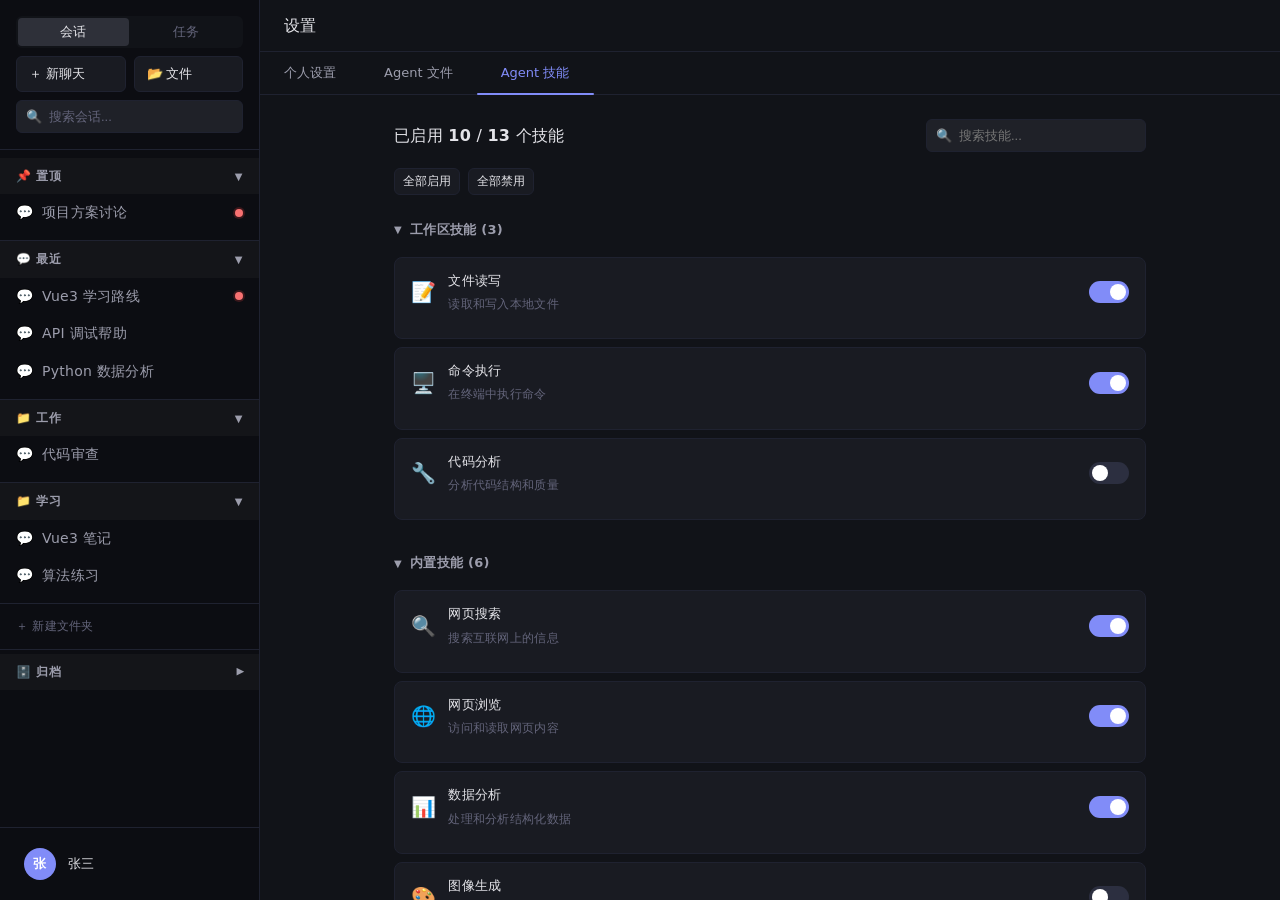
<file: 学习/新前端方案/prototype/settings-skills.html>
<!DOCTYPE html>
<html lang="zh-CN">

<head>
  <meta charset="UTF-8">
  <meta name="viewport" content="width=device-width, initial-scale=1.0">
  <title>OpenClaw - Agent 技能</title>
  <link rel="stylesheet" href="css/style.css">
</head>

<body>

  <div class="app-layout">
    <!-- Sidebar -->
    <aside class="sidebar" id="sidebar">
      <div class="sidebar-toggle" onclick="toggleSidebar()" title="折叠侧边栏">◀</div>
      <div class="sidebar-header">
        <div class="sidebar-tabs">
          <button class="sidebar-tab active" data-tab="chats" onclick="switchSidebarTab('chats')">会话</button>
          <button class="sidebar-tab" data-tab="tasks" onclick="switchSidebarTab('tasks')">任务</button>
        </div>
        <div class="sidebar-actions">
          <div class="action-row" id="chatActions">
            <button class="sidebar-btn" onclick="location.href='chat.html'">＋ 新聊天</button>
            <button class="sidebar-btn" onclick="location.href='files.html'">📂 文件</button>
          </div>
          <div class="action-row" id="taskActions" style="display:none">
            <button class="sidebar-btn" onclick="location.href='task-config.html'">＋ 新任务</button>
          </div>
        </div>
        <div class="sidebar-search">
          <span class="search-icon">🔍</span>
          <input type="text" placeholder="搜索会话...">
        </div>
      </div>
      <div class="sidebar-content">
        <div class="sidebar-tab-pane active" id="sidebar-chats">
          <div class="sidebar-section" id="section-pinned">
            <div class="sidebar-section-header"><span>📌 置顶</span><span class="chevron">▼</span></div>
            <div class="sidebar-section-items">
              <div class="sidebar-item" data-session="project" data-pinned="true" onclick="location.href='chat.html'">
                <span class="item-icon">💬</span><span class="item-text">项目方案讨论</span>
                <span class="item-badge indicator-dot indicator-dot-accent"></span>
                <div class="item-actions"><button class="item-action-btn" data-action="rename"
                    title="重命名">✏️</button><button class="item-action-btn" data-action="delete" title="删除">🗑️</button>
                </div>
              </div>
            </div>
          </div>
          <div class="sidebar-section" id="section-recent">
            <div class="sidebar-section-header"><span>💬 最近</span><span class="chevron">▼</span></div>
            <div class="sidebar-section-items">
              <div class="sidebar-item" data-session="vue3" onclick="location.href='chat.html'">
                <span class="item-icon">💬</span><span class="item-text">Vue3 学习路线</span>
                <span class="item-badge indicator-dot indicator-dot-accent"></span>
                <div class="item-actions"><button class="item-action-btn" data-action="rename"
                    title="重命名">✏️</button><button class="item-action-btn" data-action="delete" title="删除">🗑️</button>
                </div>
              </div>
              <div class="sidebar-item" data-session="debug" onclick="location.href='chat.html'">
                <span class="item-icon">💬</span><span class="item-text">API 调试帮助</span>
                <div class="item-actions"><button class="item-action-btn" data-action="rename"
                    title="重命名">✏️</button><button class="item-action-btn" data-action="delete" title="删除">🗑️</button>
                </div>
              </div>
              <div class="sidebar-item" data-session="python" onclick="location.href='chat.html'">
                <span class="item-icon">💬</span><span class="item-text">Python 数据分析</span>
                <div class="item-actions"><button class="item-action-btn" data-action="rename"
                    title="重命名">✏️</button><button class="item-action-btn" data-action="delete" title="删除">🗑️</button>
                </div>
              </div>
            </div>
          </div>
          <div class="sidebar-section" id="section-work">
            <div class="sidebar-section-header"><span>📁 工作</span><span class="chevron">▼</span></div>
            <div class="sidebar-section-items">
              <div class="sidebar-item" data-session="review" data-folder="work" onclick="location.href='chat.html'">
                <span class="item-icon">💬</span><span class="item-text">代码审查</span>
                <div class="item-actions"><button class="item-action-btn" data-action="rename"
                    title="重命名">✏️</button><button class="item-action-btn" data-action="delete" title="删除">🗑️</button>
                </div>
              </div>
            </div>
          </div>
          <div class="sidebar-section" id="section-learn">
            <div class="sidebar-section-header"><span>📁 学习</span><span class="chevron">▼</span></div>
            <div class="sidebar-section-items">
              <div class="sidebar-item" data-session="vue-note" data-folder="learn" onclick="location.href='chat.html'">
                <span class="item-icon">💬</span><span class="item-text">Vue3 笔记</span>
                <div class="item-actions"><button class="item-action-btn" data-action="rename"
                    title="重命名">✏️</button><button class="item-action-btn" data-action="delete" title="删除">🗑️</button>
                </div>
              </div>
              <div class="sidebar-item" data-session="algo" data-folder="learn" onclick="location.href='chat.html'">
                <span class="item-icon">💬</span><span class="item-text">算法练习</span>
                <div class="item-actions"><button class="item-action-btn" data-action="rename"
                    title="重命名">✏️</button><button class="item-action-btn" data-action="delete" title="删除">🗑️</button>
                </div>
              </div>
            </div>
          </div>
          <div class="add-folder-btn" onclick="createSidebarFolder()">＋ 新建文件夹</div>
          <div class="sidebar-section collapsed" id="section-archive">
            <div class="sidebar-section-header"><span>🗄️ 归档</span><span class="chevron">▼</span></div>
            <div class="sidebar-section-items">
              <div class="sidebar-item" data-session="old" data-archived="true" onclick="location.href='chat.html'">
                <span class="item-icon">💬</span><span class="item-text">旧项目讨论</span>
                <div class="item-actions"><button class="item-action-btn" data-action="rename"
                    title="重命名">✏️</button><button class="item-action-btn" data-action="delete" title="删除">🗑️</button>
                </div>
              </div>
            </div>
          </div>
        </div>
        <div class="sidebar-tab-pane" id="sidebar-tasks">
          <div class="sidebar-section">
            <div class="sidebar-section-header"><span>🔔 有更新</span><span class="chevron">▼</span></div>
            <div class="sidebar-section-items">
              <div class="sidebar-item" data-session="daily" onclick="location.href='task-history.html'">
                <span class="item-icon">⏰</span><span class="item-text">每日新闻摘要</span>
                <span class="item-badge indicator-dot indicator-dot-accent"></span>
                <div class="item-actions"><button class="item-action-btn" data-action="rename"
                    title="重命名">✏️</button><button class="item-action-btn" data-action="delete" title="删除">🗑️</button>
                </div>
              </div>
            </div>
          </div>
          <div class="sidebar-section">
            <div class="sidebar-section-header"><span>🟢 运行中</span><span class="chevron">▼</span></div>
            <div class="sidebar-section-items">
              <div class="sidebar-item" data-session="weekly" onclick="location.href='task-history.html'">
                <span class="item-icon">⏰</span><span class="item-text">周报整理</span>
                <span class="item-badge indicator-dot indicator-dot-pulse"></span>
                <div class="item-actions"><button class="item-action-btn" data-action="rename"
                    title="重命名">✏️</button><button class="item-action-btn" data-action="delete" title="删除">🗑️</button>
                </div>
              </div>
            </div>
          </div>
          <div class="sidebar-section">
            <div class="sidebar-section-header"><span>⏸ 已暂停</span><span class="chevron">▼</span></div>
            <div class="sidebar-section-items">
              <div class="sidebar-item" data-session="backup" onclick="location.href='task-history.html'">
                <span class="item-icon">⏰</span><span class="item-text">数据库备份</span>
                <div class="item-actions"><button class="item-action-btn" data-action="rename"
                    title="重命名">✏️</button><button class="item-action-btn" data-action="delete" title="删除">🗑️</button>
                </div>
              </div>
            </div>
          </div>
        </div>
      </div>
      <div class="sidebar-footer">
        <div class="user-area"
          onclick="showDropdown(this, [{icon:'⚙️',label:'设置',action:function(){location.href='settings.html'}},{divider:true},{icon:'🚪',label:'退出登录',danger:true,action:function(){location.href='login.html'}}])">
          <div class="user-avatar">张</div>
          <div class="user-info">
            <div class="user-name">张三</div>
          </div>
        </div>
      </div>
    </aside>

    <div class="sidebar-overlay" onclick="closeMobileSidebar()"></div>

    <!-- Main content -->
    <main class="main-content">
      <div class="topbar">
        <div class="topbar-title">
          <button class="hamburger-btn" onclick="toggleSidebar()">☰</button>
          <span>设置</span>
        </div>
      </div>

      <div class="tab-container" style="flex:1;overflow-y:auto;">
        <div class="tab-bar">
          <button class="tab-btn" onclick="window.location.href='settings.html'">个人设置</button>
          <button class="tab-btn" onclick="window.location.href='settings-files.html'">Agent 文件</button>
          <button class="tab-btn active" onclick="window.location.href='settings-skills.html'">Agent 技能</button>
          <div class="tab-indicator" id="tabIndicator"></div>
        </div>

        <div class="settings-container">
          <!-- Header -->
          <div class="skills-header">
            <span class="skills-count">已启用 <strong id="enabledCount">9</strong> / <strong id="totalCount">13</strong>
              个技能</span>
            <div class="skills-search">
              <span class="search-icon">🔍</span>
              <input type="text" placeholder="搜索技能..." id="skillSearch" oninput="filterSkills()">
            </div>
          </div>

          <div class="skills-bulk-actions">
            <button class="btn btn-secondary btn-sm" onclick="toggleAll(true)">全部启用</button>
            <button class="btn btn-secondary btn-sm" onclick="toggleAll(false)">全部禁用</button>
          </div>

          <!-- Skills container -->
          <div id="skillsContainer">
            <!-- Rendered by JS -->
          </div>

          <div style="text-align:right;padding:16px 0 32px;">
            <button class="btn btn-primary btn-lg" onclick="saveSkills()">保存配置</button>
          </div>
        </div>
      </div>
    </main>
  </div>

  <script src="js/interactions.js"></script>
  <script>
    var skillGroups = [
      {
        name: '工作区技能',
        skills: [
          { id: 'file-rw', icon: '📝', name: '文件读写', desc: '读取和写入本地文件', enabled: true, config: [{ label: '根目录', key: 'root', value: '/workspace' }] },
          { id: 'cmd-exec', icon: '🖥️', name: '命令执行', desc: '在终端中执行命令', enabled: true, config: [{ label: '超时(秒)', key: 'timeout', value: '30' }] },
          { id: 'code-analyze', icon: '🔧', name: '代码分析', desc: '分析代码结构和质量', enabled: false }
        ]
      },
      {
        name: '内置技能',
        skills: [
          { id: 'web-search', icon: '🔍', name: '网页搜索', desc: '搜索互联网上的信息', enabled: true },
          { id: 'web-browse', icon: '🌐', name: '网页浏览', desc: '访问和读取网页内容', enabled: true },
          { id: 'data-analysis', icon: '📊', name: '数据分析', desc: '处理和分析结构化数据', enabled: true },
          { id: 'image-gen', icon: '🎨', name: '图像生成', desc: '根据描述生成图像', enabled: false },
          { id: 'translate', icon: '🌍', name: '翻译', desc: '多语言翻译服务', enabled: true },
          { id: 'summarize', icon: '📄', name: '内容摘要', desc: '对长文本生成摘要', enabled: true }
        ]
      },
      {
        name: '已安装技能',
        skills: [
          { id: 'github', icon: '🐙', name: 'GitHub 集成', desc: '管理仓库、PR 和 Issues', enabled: true, config: [{ label: 'Token', key: 'token', value: 'ghp_xxxx...' }] },
          { id: 'slack', icon: '💬', name: 'Slack 通知', desc: '发送消息到 Slack 频道', enabled: true, warning: '需要配置 SLACK_WEBHOOK_URL 环境变量', config: [{ label: 'Webhook URL', key: 'webhook', value: '' }, { label: '频道', key: 'channel', value: '#general' }] },
          { id: 'db-query', icon: '🗄️', name: '数据库查询', desc: '执行 SQL 查询和分析', enabled: false, config: [{ label: '连接串', key: 'dsn', value: '' }] },
          { id: 'email', icon: '📧', name: '邮件发送', desc: '发送和管理电子邮件', enabled: true, config: [{ label: 'SMTP 地址', key: 'smtp', value: 'smtp.example.com' }, { label: '发件邮箱', key: 'from', value: 'noreply@example.com' }] }
        ]
      }
    ];

    function renderSkills() {
      var container = document.getElementById('skillsContainer');
      var search = document.getElementById('skillSearch').value.toLowerCase();
      container.innerHTML = '';

      skillGroups.forEach(function (group, gi) {
        var groupEl = document.createElement('div');
        groupEl.className = 'skill-group';

        // Filter skills
        var filteredSkills = group.skills.filter(function (s) {
          return search === '' || s.name.toLowerCase().includes(search) || s.desc.toLowerCase().includes(search);
        });

        if (filteredSkills.length === 0) return;

        groupEl.innerHTML =
          '<div class="skill-group-header" onclick="this.parentElement.classList.toggle(\'collapsed\')">' +
          '<span class="chevron">▼</span>' +
          '<span>' + group.name + ' (' + filteredSkills.length + ')</span>' +
          '</div>';

        var listEl = document.createElement('div');
        listEl.className = 'skill-list';

        filteredSkills.forEach(function (skill) {
          var item = document.createElement('div');
          item.className = 'skill-item';
          item.setAttribute('data-skill-id', skill.id);

          var configHtml = '';
          if (skill.config && skill.config.length > 0) {
            var fieldsHtml = skill.config.map(function (c) {
              return '<div class="skill-config-field"><label>' + c.label + '</label><input type="text" value="' + (c.value || '') + '" placeholder="请输入' + c.label + '"></div>';
            }).join('');
            configHtml = '<div class="skill-config">' + fieldsHtml + '</div>';
          } else {
            configHtml = '<div class="skill-config"><span class="skill-config-none">无额外配置项</span></div>';
          }

          item.innerHTML =
            '<span class="skill-icon">' + skill.icon + '</span>' +
            '<div class="skill-info">' +
            '<div class="skill-name skill-name-clickable" onclick="toggleSkillConfig(\'' + skill.id + '\')">' + skill.name + '</div>' +
            '<div class="skill-desc">' + skill.desc + '</div>' +
            (skill.warning ? '<div class="skill-warning">⚠️ ' + skill.warning + '</div>' : '') +
            '</div>' +
            '<label class="toggle">' +
            '<input type="checkbox" ' + (skill.enabled ? 'checked' : '') + ' onchange="toggleSkill(\'' + skill.id + '\',this.checked)">' +
            '<span class="toggle-slider"></span>' +
            '</label>' +
            configHtml;
          listEl.appendChild(item);
        });

        groupEl.appendChild(listEl);
        container.appendChild(groupEl);
      });

      updateCount();
    }

    function toggleSkill(id, enabled) {
      skillGroups.forEach(function (group) {
        group.skills.forEach(function (s) {
          if (s.id === id) s.enabled = enabled;
        });
      });
      updateCount();
    }

    function toggleAll(enabled) {
      skillGroups.forEach(function (group) {
        group.skills.forEach(function (s) { s.enabled = enabled; });
      });
      renderSkills();
    }

    function updateCount() {
      var total = 0, enabled = 0;
      skillGroups.forEach(function (group) {
        group.skills.forEach(function (s) {
          total++;
          if (s.enabled) enabled++;
        });
      });
      document.getElementById('enabledCount').textContent = enabled;
      document.getElementById('totalCount').textContent = total;
    }

    function filterSkills() {
      renderSkills();
    }

    function saveSkills() {
      showToast('技能配置已保存', 'success');
    }

    function toggleSkillConfig(id) {
      var item = document.querySelector('.skill-item[data-skill-id="' + id + '"]');
      if (item) {
        item.classList.toggle('config-open');
      }
    }

    // Init
    renderSkills();

    // Tab indicator
    setTimeout(function () {
      var activeTab = document.querySelector('.tab-btn.active');
      var indicator = document.getElementById('tabIndicator');
      if (activeTab && indicator) {
        indicator.style.left = activeTab.offsetLeft + 'px';
        indicator.style.width = activeTab.offsetWidth + 'px';
      }
    }, 50);
  </script>

</body>

</html>
</file>
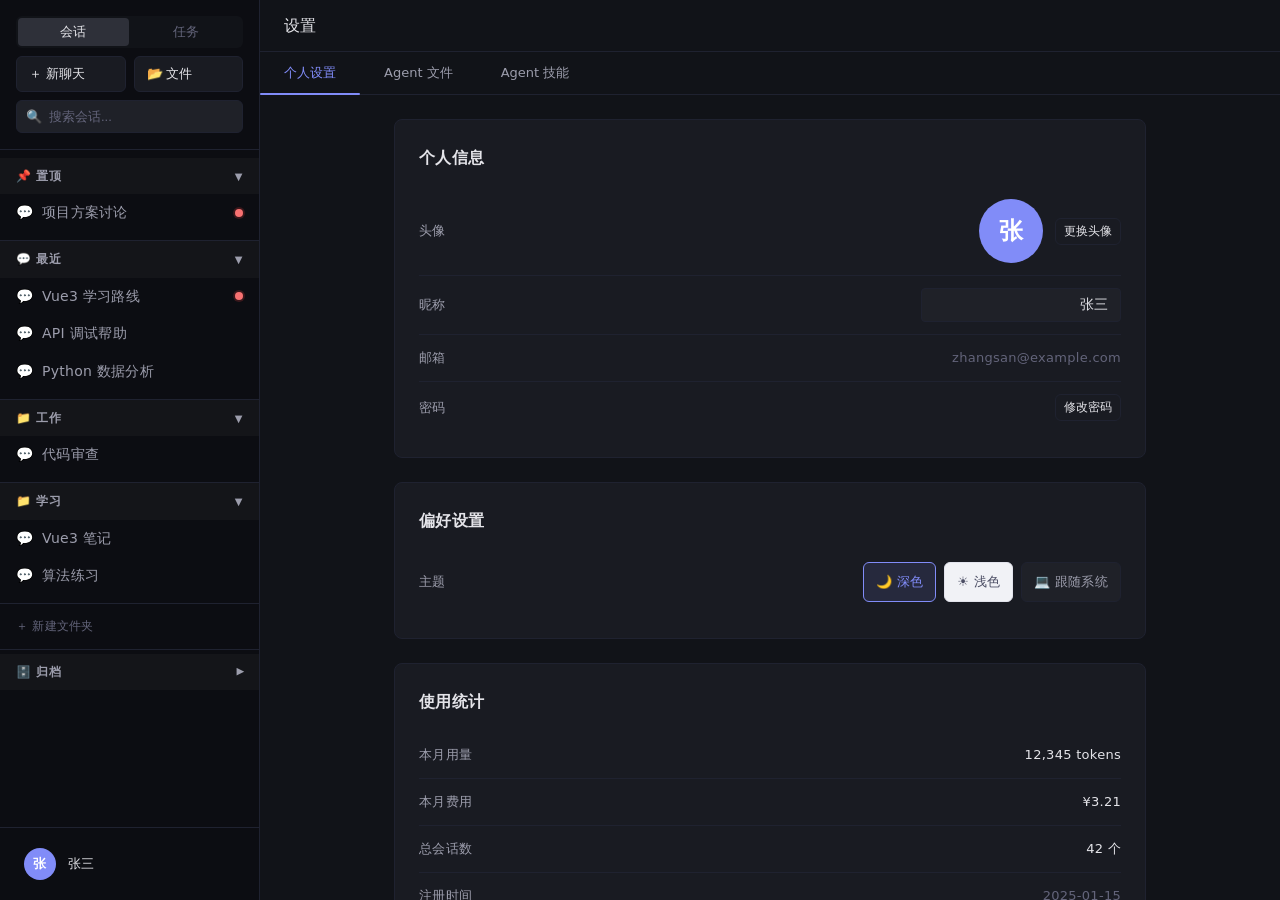
<file: 学习/新前端方案/prototype/settings.html>
<!DOCTYPE html>
<html lang="zh-CN">

<head>
  <meta charset="UTF-8">
  <meta name="viewport" content="width=device-width, initial-scale=1.0">
  <title>OpenClaw - 设置</title>
  <link rel="stylesheet" href="css/style.css">
</head>

<body>

  <div class="app-layout">
    <!-- Sidebar -->
    <aside class="sidebar" id="sidebar">
      <div class="sidebar-toggle" onclick="toggleSidebar()" title="折叠侧边栏">◀</div>
      <div class="sidebar-header">
        <div class="sidebar-tabs">
          <button class="sidebar-tab active" data-tab="chats" onclick="switchSidebarTab('chats')">会话</button>
          <button class="sidebar-tab" data-tab="tasks" onclick="switchSidebarTab('tasks')">任务</button>
        </div>
        <div class="sidebar-actions">
          <div class="action-row" id="chatActions">
            <button class="sidebar-btn" onclick="location.href='chat.html'">＋ 新聊天</button>
            <button class="sidebar-btn" onclick="location.href='files.html'">📂 文件</button>
          </div>
          <div class="action-row" id="taskActions" style="display:none">
            <button class="sidebar-btn" onclick="location.href='task-config.html'">＋ 新任务</button>
          </div>
        </div>
        <div class="sidebar-search">
          <span class="search-icon">🔍</span>
          <input type="text" placeholder="搜索会话...">
        </div>
      </div>
      <div class="sidebar-content">
        <div class="sidebar-tab-pane active" id="sidebar-chats">
          <div class="sidebar-section" id="section-pinned">
            <div class="sidebar-section-header"><span>📌 置顶</span><span class="chevron">▼</span></div>
            <div class="sidebar-section-items">
              <div class="sidebar-item" data-session="project" data-pinned="true" onclick="location.href='chat.html'">
                <span class="item-icon">💬</span><span class="item-text">项目方案讨论</span>
                <span class="item-badge indicator-dot indicator-dot-accent"></span>
                <div class="item-actions"><button class="item-action-btn" data-action="rename"
                    title="重命名">✏️</button><button class="item-action-btn" data-action="delete" title="删除">🗑️</button>
                </div>
              </div>
            </div>
          </div>
          <div class="sidebar-section" id="section-recent">
            <div class="sidebar-section-header"><span>💬 最近</span><span class="chevron">▼</span></div>
            <div class="sidebar-section-items">
              <div class="sidebar-item" data-session="vue3" onclick="location.href='chat.html'">
                <span class="item-icon">💬</span><span class="item-text">Vue3 学习路线</span>
                <span class="item-badge indicator-dot indicator-dot-accent"></span>
                <div class="item-actions"><button class="item-action-btn" data-action="rename"
                    title="重命名">✏️</button><button class="item-action-btn" data-action="delete" title="删除">🗑️</button>
                </div>
              </div>
              <div class="sidebar-item" data-session="debug" onclick="location.href='chat.html'">
                <span class="item-icon">💬</span><span class="item-text">API 调试帮助</span>
                <div class="item-actions"><button class="item-action-btn" data-action="rename"
                    title="重命名">✏️</button><button class="item-action-btn" data-action="delete" title="删除">🗑️</button>
                </div>
              </div>
              <div class="sidebar-item" data-session="python" onclick="location.href='chat.html'">
                <span class="item-icon">💬</span><span class="item-text">Python 数据分析</span>
                <div class="item-actions"><button class="item-action-btn" data-action="rename"
                    title="重命名">✏️</button><button class="item-action-btn" data-action="delete" title="删除">🗑️</button>
                </div>
              </div>
            </div>
          </div>
          <div class="sidebar-section" id="section-work">
            <div class="sidebar-section-header"><span>📁 工作</span><span class="chevron">▼</span></div>
            <div class="sidebar-section-items">
              <div class="sidebar-item" data-session="review" data-folder="work" onclick="location.href='chat.html'">
                <span class="item-icon">💬</span><span class="item-text">代码审查</span>
                <div class="item-actions"><button class="item-action-btn" data-action="rename"
                    title="重命名">✏️</button><button class="item-action-btn" data-action="delete" title="删除">🗑️</button>
                </div>
              </div>
            </div>
          </div>
          <div class="sidebar-section" id="section-learn">
            <div class="sidebar-section-header"><span>📁 学习</span><span class="chevron">▼</span></div>
            <div class="sidebar-section-items">
              <div class="sidebar-item" data-session="vue-note" data-folder="learn" onclick="location.href='chat.html'">
                <span class="item-icon">💬</span><span class="item-text">Vue3 笔记</span>
                <div class="item-actions"><button class="item-action-btn" data-action="rename"
                    title="重命名">✏️</button><button class="item-action-btn" data-action="delete" title="删除">🗑️</button>
                </div>
              </div>
              <div class="sidebar-item" data-session="algo" data-folder="learn" onclick="location.href='chat.html'">
                <span class="item-icon">💬</span><span class="item-text">算法练习</span>
                <div class="item-actions"><button class="item-action-btn" data-action="rename"
                    title="重命名">✏️</button><button class="item-action-btn" data-action="delete" title="删除">🗑️</button>
                </div>
              </div>
            </div>
          </div>
          <div class="add-folder-btn" onclick="createSidebarFolder()">＋ 新建文件夹</div>
          <div class="sidebar-section collapsed" id="section-archive">
            <div class="sidebar-section-header"><span>🗄️ 归档</span><span class="chevron">▼</span></div>
            <div class="sidebar-section-items">
              <div class="sidebar-item" data-session="old" data-archived="true" onclick="location.href='chat.html'">
                <span class="item-icon">💬</span><span class="item-text">旧项目讨论</span>
                <div class="item-actions"><button class="item-action-btn" data-action="rename"
                    title="重命名">✏️</button><button class="item-action-btn" data-action="delete" title="删除">🗑️</button>
                </div>
              </div>
            </div>
          </div>
        </div>
        <div class="sidebar-tab-pane" id="sidebar-tasks">
          <div class="sidebar-section">
            <div class="sidebar-section-header"><span>🔔 有更新</span><span class="chevron">▼</span></div>
            <div class="sidebar-section-items">
              <div class="sidebar-item" data-session="daily" onclick="location.href='task-history.html'">
                <span class="item-icon">⏰</span><span class="item-text">每日新闻摘要</span>
                <span class="item-badge indicator-dot indicator-dot-accent"></span>
                <div class="item-actions"><button class="item-action-btn" data-action="rename"
                    title="重命名">✏️</button><button class="item-action-btn" data-action="delete" title="删除">🗑️</button>
                </div>
              </div>
            </div>
          </div>
          <div class="sidebar-section">
            <div class="sidebar-section-header"><span>🟢 运行中</span><span class="chevron">▼</span></div>
            <div class="sidebar-section-items">
              <div class="sidebar-item" data-session="weekly" onclick="location.href='task-history.html'">
                <span class="item-icon">⏰</span><span class="item-text">周报整理</span>
                <span class="item-badge indicator-dot indicator-dot-pulse"></span>
                <div class="item-actions"><button class="item-action-btn" data-action="rename"
                    title="重命名">✏️</button><button class="item-action-btn" data-action="delete" title="删除">🗑️</button>
                </div>
              </div>
            </div>
          </div>
          <div class="sidebar-section">
            <div class="sidebar-section-header"><span>⏸ 已暂停</span><span class="chevron">▼</span></div>
            <div class="sidebar-section-items">
              <div class="sidebar-item" data-session="backup" onclick="location.href='task-history.html'">
                <span class="item-icon">⏰</span><span class="item-text">数据库备份</span>
                <div class="item-actions"><button class="item-action-btn" data-action="rename"
                    title="重命名">✏️</button><button class="item-action-btn" data-action="delete" title="删除">🗑️</button>
                </div>
              </div>
            </div>
          </div>
        </div>
      </div>
      <div class="sidebar-footer">
        <div class="user-area"
          onclick="showDropdown(this, [{icon:'⚙️',label:'设置',action:function(){location.href='settings.html'}},{divider:true},{icon:'🚪',label:'退出登录',danger:true,action:function(){location.href='login.html'}}])">
          <div class="user-avatar">张</div>
          <div class="user-info">
            <div class="user-name">张三</div>
          </div>
        </div>
      </div>
    </aside>

    <div class="sidebar-overlay" onclick="closeMobileSidebar()"></div>

    <!-- Main content -->
    <main class="main-content">
      <div class="topbar">
        <div class="topbar-title">
          <button class="hamburger-btn" onclick="toggleSidebar()">☰</button>
          <span>设置</span>
        </div>
      </div>

      <div class="tab-container" style="flex:1;overflow-y:auto;">
        <!-- Tab bar -->
        <div class="tab-bar">
          <button class="tab-btn active" data-tab="tab-personal"
            onclick="window.location.href='settings.html'">个人设置</button>
          <button class="tab-btn" data-tab="tab-files" onclick="window.location.href='settings-files.html'">Agent
            文件</button>
          <button class="tab-btn" data-tab="tab-skills" onclick="window.location.href='settings-skills.html'">Agent
            技能</button>
          <div class="tab-indicator" id="tabIndicator"></div>
        </div>

        <!-- Tab 1: Personal Settings -->
        <div class="settings-container">
          <!-- Profile section -->
          <div class="card settings-section">
            <div class="card-header"><span class="card-title">个人信息</span></div>
            <div class="setting-row">
              <span class="setting-label">头像</span>
              <div style="display:flex;align-items:center;gap:12px;">
                <div class="avatar avatar-user avatar-lg">张</div>
                <button class="btn btn-secondary btn-sm"
                  onclick="document.getElementById('avatarInput').click()">更换头像</button>
                <input type="file" id="avatarInput" style="display:none" accept="image/*" onchange="changeAvatar(this)">
              </div>
            </div>
            <div class="setting-row">
              <span class="setting-label">昵称</span>
              <div style="flex:1;text-align:right;">
                <input type="text" class="form-input" value="张三" id="nicknameInput"
                  style="max-width:200px;display:inline-block;text-align:right;">
              </div>
            </div>
            <div class="setting-row">
              <span class="setting-label">邮箱</span>
              <span class="setting-value" style="color:var(--text-muted);">zhangsan@example.com</span>
            </div>
            <div class="setting-row">
              <span class="setting-label">密码</span>
              <button class="btn btn-secondary btn-sm" onclick="showPasswordModal()">修改密码</button>
            </div>
          </div>

          <!-- Preferences -->
          <div class="card settings-section">
            <div class="card-header"><span class="card-title">偏好设置</span></div>
            <div class="setting-row">
              <span class="setting-label">主题</span>
              <div class="theme-options" id="themeOptions">
                <div class="theme-option active" data-theme="dark" onclick="selectTheme('dark')">🌙 深色</div>
                <div class="theme-option" data-theme="light" onclick="selectTheme('light')">☀️ 浅色</div>
                <div class="theme-option" data-theme="system" onclick="selectTheme('system')">💻 跟随系统</div>
              </div>
            </div>
          </div>

          <!-- Usage stats -->
          <div class="card settings-section">
            <div class="card-header"><span class="card-title">使用统计</span></div>
            <div class="setting-row">
              <span class="setting-label">本月用量</span>
              <span class="setting-value">12,345 tokens</span>
            </div>
            <div class="setting-row">
              <span class="setting-label">本月费用</span>
              <span class="setting-value">¥3.21</span>
            </div>
            <div class="setting-row">
              <span class="setting-label">总会话数</span>
              <span class="setting-value">42 个</span>
            </div>
            <div class="setting-row">
              <span class="setting-label">注册时间</span>
              <span class="setting-value" style="color:var(--text-muted);">2025-01-15</span>
            </div>
          </div>

          <!-- Logout -->
          <div style="padding:0 0 32px;">
            <button class="btn btn-danger btn-block"
              onclick="showModal('退出登录','确定退出登录吗？',function(){location.href='login.html'})">退出登录</button>
          </div>
        </div>
      </div>
    </main>
  </div>

  <script src="js/interactions.js"></script>
  <script>
    // Init tab indicator position
    setTimeout(function () {
      var activeTab = document.querySelector('.tab-btn.active');
      var indicator = document.getElementById('tabIndicator');
      if (activeTab && indicator) {
        indicator.style.left = activeTab.offsetLeft + 'px';
        indicator.style.width = activeTab.offsetWidth + 'px';
      }
    }, 50);

    // Theme selection
    function selectTheme(theme) {
      document.querySelectorAll('.theme-option').forEach(function (el) {
        el.classList.remove('active');
      });
      document.querySelector('[data-theme="' + theme + '"]').classList.add('active');
      applyTheme(theme);
      showToast('主题已切换', 'success');
    }

    // Init current theme state
    (function () {
      var current = localStorage.getItem('theme') || 'dark';
      document.querySelectorAll('.theme-option').forEach(function (el) {
        el.classList.toggle('active', el.dataset.theme === current);
      });
    })();

    // Password modal
    function showPasswordModal() {
      var overlay = document.createElement('div');
      overlay.className = 'modal-overlay';
      overlay.innerHTML =
        '<div class="modal-card" style="min-width:400px;">' +
        '<h3 class="modal-title">修改密码</h3>' +
        '<div class="form-group"><label class="form-label">当前密码</label><input type="password" class="form-input" placeholder="输入当前密码"></div>' +
        '<div class="form-group"><label class="form-label">新密码</label><input type="password" class="form-input" placeholder="输入新密码"></div>' +
        '<div class="form-group"><label class="form-label">确认新密码</label><input type="password" class="form-input" placeholder="再次输入新密码"></div>' +
        '<div class="modal-actions">' +
        '<button class="btn btn-secondary" onclick="this.closest(\'.modal-overlay\').remove()">取消</button>' +
        '<button class="btn btn-primary" onclick="this.closest(\'.modal-overlay\').remove();showToast(\'密码已修改\',\'success\')">确认修改</button>' +
        '</div>' +
        '</div>';
      document.body.appendChild(overlay);

      overlay.addEventListener('click', function (e) {
        if (e.target === overlay) overlay.remove();
      });
    }

    // Avatar change
    function changeAvatar(input) {
      if (input.files && input.files[0]) {
        showToast('头像已更新', 'success');
      }
    }
  </script>

</body>

</html>
</file>
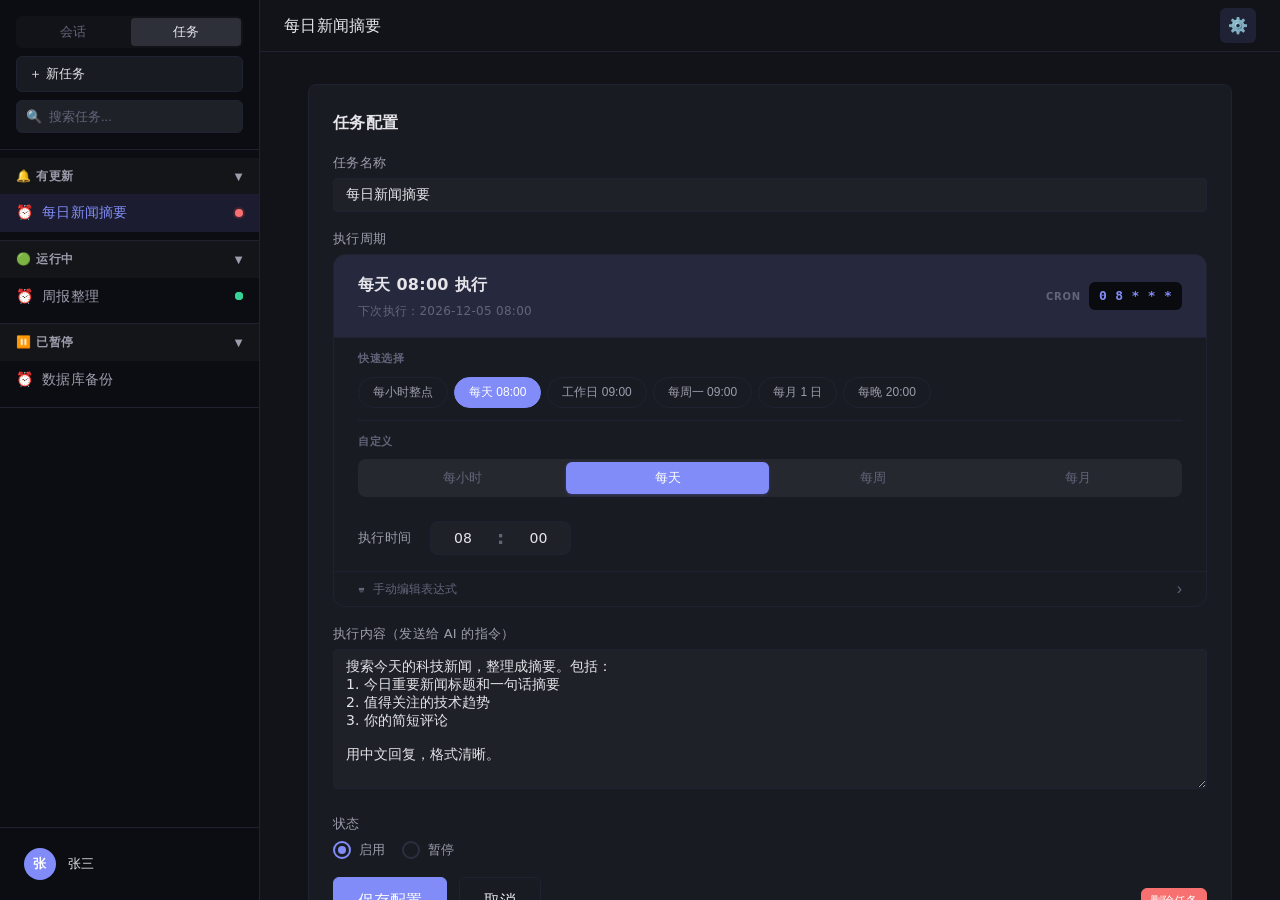
<file: 学习/新前端方案/prototype/task-config.html>
<!DOCTYPE html>
<html lang="zh-CN">

<head>
  <meta charset="UTF-8">
  <meta name="viewport" content="width=device-width, initial-scale=1.0">
  <title>OpenClaw - 任务配置</title>
  <link rel="stylesheet" href="css/style.css">
</head>

<body>

  <div class="app-layout">
    <!-- Sidebar -->
    <aside class="sidebar" id="sidebar">
      <div class="sidebar-toggle" onclick="toggleSidebar()" title="折叠侧边栏">◀</div>
      <div class="sidebar-header">
        <div class="sidebar-tabs">
          <button class="sidebar-tab" data-tab="chats" onclick="switchSidebarTab('chats')">会话</button>
          <button class="sidebar-tab active" data-tab="tasks" onclick="switchSidebarTab('tasks')">任务</button>
        </div>
        <div class="sidebar-actions">
          <div class="action-row" id="chatActions" style="display:none">
            <button class="sidebar-btn" onclick="location.href='chat.html'">＋ 新聊天</button>
            <button class="sidebar-btn" onclick="location.href='files.html'">📂 文件</button>
          </div>
          <div class="action-row" id="taskActions">
            <button class="sidebar-btn" onclick="location.href='task-config.html'">＋ 新任务</button>
          </div>
        </div>
        <div class="sidebar-search">
          <span class="search-icon">🔍</span>
          <input type="text" placeholder="搜索任务...">
        </div>
      </div>
      <div class="sidebar-content">
        <div class="sidebar-tab-pane" id="sidebar-chats">
          <div class="sidebar-section" id="section-pinned">
            <div class="sidebar-section-header"><span>📌 置顶</span><span class="chevron">▼</span></div>
            <div class="sidebar-section-items">
              <div class="sidebar-item" data-session="project" data-pinned="true" onclick="location.href='chat.html'">
                <span class="item-icon">💬</span><span class="item-text">项目方案讨论</span>
                <span class="item-badge indicator-dot indicator-dot-accent"></span>
                <div class="item-actions"><button class="item-action-btn" data-action="rename"
                    title="重命名">✏️</button><button class="item-action-btn" data-action="delete" title="删除">🗑️</button>
                </div>
              </div>
            </div>
          </div>
          <div class="sidebar-section" id="section-recent">
            <div class="sidebar-section-header"><span>💬 最近</span><span class="chevron">▼</span></div>
            <div class="sidebar-section-items">
              <div class="sidebar-item" data-session="vue3" onclick="location.href='chat.html'">
                <span class="item-icon">💬</span><span class="item-text">Vue3 学习路线</span>
                <span class="item-badge indicator-dot indicator-dot-accent"></span>
                <div class="item-actions"><button class="item-action-btn" data-action="rename"
                    title="重命名">✏️</button><button class="item-action-btn" data-action="delete" title="删除">🗑️</button>
                </div>
              </div>
              <div class="sidebar-item" data-session="debug" onclick="location.href='chat.html'">
                <span class="item-icon">💬</span><span class="item-text">API 调试帮助</span>
                <div class="item-actions"><button class="item-action-btn" data-action="rename"
                    title="重命名">✏️</button><button class="item-action-btn" data-action="delete" title="删除">🗑️</button>
                </div>
              </div>
              <div class="sidebar-item" data-session="python" onclick="location.href='chat.html'">
                <span class="item-icon">💬</span><span class="item-text">Python 数据分析</span>
                <div class="item-actions"><button class="item-action-btn" data-action="rename"
                    title="重命名">✏️</button><button class="item-action-btn" data-action="delete" title="删除">🗑️</button>
                </div>
              </div>
            </div>
          </div>
          <div class="sidebar-section" id="section-work">
            <div class="sidebar-section-header"><span>📁 工作</span><span class="chevron">▼</span></div>
            <div class="sidebar-section-items">
              <div class="sidebar-item" data-session="review" data-folder="work" onclick="location.href='chat.html'">
                <span class="item-icon">💬</span><span class="item-text">代码审查</span>
                <div class="item-actions"><button class="item-action-btn" data-action="rename"
                    title="重命名">✏️</button><button class="item-action-btn" data-action="delete" title="删除">🗑️</button>
                </div>
              </div>
            </div>
          </div>
          <div class="sidebar-section" id="section-learn">
            <div class="sidebar-section-header"><span>📁 学习</span><span class="chevron">▼</span></div>
            <div class="sidebar-section-items">
              <div class="sidebar-item" data-session="vue-note" data-folder="learn" onclick="location.href='chat.html'">
                <span class="item-icon">💬</span><span class="item-text">Vue3 笔记</span>
                <div class="item-actions"><button class="item-action-btn" data-action="rename"
                    title="重命名">✏️</button><button class="item-action-btn" data-action="delete" title="删除">🗑️</button>
                </div>
              </div>
              <div class="sidebar-item" data-session="algo" data-folder="learn" onclick="location.href='chat.html'">
                <span class="item-icon">💬</span><span class="item-text">算法练习</span>
                <div class="item-actions"><button class="item-action-btn" data-action="rename"
                    title="重命名">✏️</button><button class="item-action-btn" data-action="delete" title="删除">🗑️</button>
                </div>
              </div>
            </div>
          </div>
          <div class="add-folder-btn" onclick="createSidebarFolder()">＋ 新建文件夹</div>
          <div class="sidebar-section collapsed" id="section-archive">
            <div class="sidebar-section-header"><span>🗄️ 归档</span><span class="chevron">▼</span></div>
            <div class="sidebar-section-items">
              <div class="sidebar-item" data-session="old" data-archived="true" onclick="location.href='chat.html'">
                <span class="item-icon">💬</span><span class="item-text">旧项目讨论</span>
                <div class="item-actions"><button class="item-action-btn" data-action="rename"
                    title="重命名">✏️</button><button class="item-action-btn" data-action="delete" title="删除">🗑️</button>
                </div>
              </div>
            </div>
          </div>
        </div>
        <div class="sidebar-tab-pane active" id="sidebar-tasks">
          <div class="sidebar-section">
            <div class="sidebar-section-header"><span>🔔 有更新</span><span class="chevron">▼</span></div>
            <div class="sidebar-section-items">
              <div class="sidebar-item active" data-session="daily" onclick="location.href='task-history.html'">
                <span class="item-icon">⏰</span><span class="item-text">每日新闻摘要</span>
                <span class="item-badge indicator-dot indicator-dot-accent"></span>
                <div class="item-actions"><button class="item-action-btn" data-action="rename"
                    title="重命名">✏️</button><button class="item-action-btn" data-action="delete" title="删除">🗑️</button>
                </div>
              </div>
            </div>
          </div>
          <div class="sidebar-section">
            <div class="sidebar-section-header"><span>🟢 运行中</span><span class="chevron">▼</span></div>
            <div class="sidebar-section-items">
              <div class="sidebar-item" data-session="weekly" onclick="location.href='task-history.html'">
                <span class="item-icon">⏰</span><span class="item-text">周报整理</span>
                <span class="item-badge indicator-dot indicator-dot-pulse"></span>
                <div class="item-actions"><button class="item-action-btn" data-action="rename"
                    title="重命名">✏️</button><button class="item-action-btn" data-action="delete" title="删除">🗑️</button>
                </div>
              </div>
            </div>
          </div>
          <div class="sidebar-section">
            <div class="sidebar-section-header"><span>⏸ 已暂停</span><span class="chevron">▼</span></div>
            <div class="sidebar-section-items">
              <div class="sidebar-item" data-session="backup" onclick="location.href='task-history.html'">
                <span class="item-icon">⏰</span><span class="item-text">数据库备份</span>
                <div class="item-actions"><button class="item-action-btn" data-action="rename"
                    title="重命名">✏️</button><button class="item-action-btn" data-action="delete" title="删除">🗑️</button>
                </div>
              </div>
            </div>
          </div>
        </div>
      </div>
      <div class="sidebar-footer">
        <div class="user-area"
          onclick="showDropdown(this, [{icon:'⚙️',label:'设置',action:function(){location.href='settings.html'}},{divider:true},{icon:'🚪',label:'退出登录',danger:true,action:function(){location.href='login.html'}}])">
          <div class="user-avatar">张</div>
          <div class="user-info">
            <div class="user-name">张三</div>
          </div>
        </div>
      </div>
    </aside>

    <div class="sidebar-overlay" onclick="closeMobileSidebar()"></div>

    <!-- Main content -->
    <main class="main-content">
      <div class="topbar">
        <div class="topbar-title">
          <button class="hamburger-btn" onclick="toggleSidebar()">☰</button>
          <span>每日新闻摘要</span>
        </div>
        <div class="topbar-actions">
          <button class="icon-btn active" title="任务配置">⚙️</button>
        </div>
      </div>

      <div class="task-config-form">
        <div class="card">
          <div class="card-header">
            <span class="card-title">任务配置</span>
          </div>

          <div class="form-group">
            <label class="form-label">任务名称</label>
            <input type="text" class="form-input" id="taskName" value="每日新闻摘要">
          </div>

          <div class="form-group">
            <label class="form-label">执行周期</label>
            <div class="cron-builder" id="cronBuilder">

              <!-- Summary: natural language + cron expression -->
              <div class="cron-summary">
                <div>
                  <div class="cron-summary-text" id="cronDesc">每天 08:00 执行</div>
                  <div class="cron-next-run" id="cronNext">下次执行：计算中...</div>
                </div>
                <div class="cron-summary-expr">
                  <span class="cron-expr-label">Cron</span>
                  <code class="cron-expr-value" id="cronValue">0 8 * * *</code>
                </div>
              </div>

              <!-- Quick presets -->
              <div class="cron-section">
                <div class="cron-section-label">快速选择</div>
                <div class="cron-presets" id="cronPresets">
                  <button class="cron-preset" onclick="applyPreset('0 * * * *')">每小时整点</button>
                  <button class="cron-preset active" onclick="applyPreset('0 8 * * *')">每天 08:00</button>
                  <button class="cron-preset" onclick="applyPreset('0 9 * * 1-5')">工作日 09:00</button>
                  <button class="cron-preset" onclick="applyPreset('0 9 * * 1')">每周一 09:00</button>
                  <button class="cron-preset" onclick="applyPreset('0 9 1 * *')">每月 1 日</button>
                  <button class="cron-preset" onclick="applyPreset('0 20 * * *')">每晚 20:00</button>
                </div>
              </div>

              <div class="cron-divider"></div>

              <!-- Frequency tabs -->
              <div class="cron-section">
                <div class="cron-section-label">自定义</div>
                <div class="cron-freq-tabs" id="freqTabs">
                  <button class="cron-freq-tab" data-freq="hourly" onclick="setFreq('hourly')">每小时</button>
                  <button class="cron-freq-tab active" data-freq="daily" onclick="setFreq('daily')">每天</button>
                  <button class="cron-freq-tab" data-freq="weekly" onclick="setFreq('weekly')">每周</button>
                  <button class="cron-freq-tab" data-freq="monthly" onclick="setFreq('monthly')">每月</button>
                </div>
              </div>

              <!-- Hourly -->
              <div class="cron-fields" id="detailHourly" style="display:none;">
                <div class="cron-field-row">
                  <span class="cron-label">在第</span>
                  <select class="form-select cron-select-sm" id="cronMinuteH">
                    <option value="0" selected>0</option>
                    <option value="5">5</option>
                    <option value="10">10</option>
                    <option value="15">15</option>
                    <option value="20">20</option>
                    <option value="25">25</option>
                    <option value="30">30</option>
                    <option value="35">35</option>
                    <option value="40">40</option>
                    <option value="45">45</option>
                    <option value="50">50</option>
                    <option value="55">55</option>
                  </select>
                  <span class="cron-label">分钟执行</span>
                </div>
              </div>

              <!-- Daily -->
              <div class="cron-fields" id="detailDaily">
                <div class="cron-field-row">
                  <span class="cron-label">执行时间</span>
                  <div class="cron-time-picker">
                    <select class="form-select cron-time-sel" id="cronHourD"></select>
                    <span class="cron-time-colon">:</span>
                    <select class="form-select cron-time-sel" id="cronMinuteD"></select>
                  </div>
                </div>
              </div>

              <!-- Weekly -->
              <div class="cron-fields" id="detailWeekly" style="display:none;">
                <div class="cron-field-row">
                  <span class="cron-label">重复日</span>
                  <div class="cron-weekdays" id="cronWeekdays">
                    <label class="cron-day"><input type="checkbox" value="1" checked><span>一</span></label>
                    <label class="cron-day"><input type="checkbox" value="2"><span>二</span></label>
                    <label class="cron-day"><input type="checkbox" value="3"><span>三</span></label>
                    <label class="cron-day"><input type="checkbox" value="4"><span>四</span></label>
                    <label class="cron-day"><input type="checkbox" value="5"><span>五</span></label>
                    <label class="cron-day"><input type="checkbox" value="6"><span>六</span></label>
                    <label class="cron-day"><input type="checkbox" value="0"><span>日</span></label>
                  </div>
                </div>
                <div class="cron-field-row">
                  <span class="cron-label">执行时间</span>
                  <div class="cron-time-picker">
                    <select class="form-select cron-time-sel" id="cronHourW"></select>
                    <span class="cron-time-colon">:</span>
                    <select class="form-select cron-time-sel" id="cronMinuteW"></select>
                  </div>
                </div>
              </div>

              <!-- Monthly -->
              <div class="cron-fields" id="detailMonthly" style="display:none;">
                <div class="cron-field-row">
                  <span class="cron-label">日期</span>
                  <span class="cron-label-inline">每月第</span>
                  <select class="form-select cron-select-sm" id="cronDayM"></select>
                  <span class="cron-label-inline">日</span>
                </div>
                <div class="cron-field-row">
                  <span class="cron-label">执行时间</span>
                  <div class="cron-time-picker">
                    <select class="form-select cron-time-sel" id="cronHourM"></select>
                    <span class="cron-time-colon">:</span>
                    <select class="form-select cron-time-sel" id="cronMinuteM"></select>
                  </div>
                </div>
              </div>

              <!-- Advanced: direct cron input -->
              <div class="cron-advanced-bar">
                <button class="cron-advanced-toggle" onclick="toggleAdvanced()" id="advancedToggle">
                  <span class="cron-adv-icon">⌨</span> 手动编辑表达式
                  <span class="cron-adv-arrow" id="advArrow">›</span>
                </button>
              </div>
              <div class="cron-advanced" id="cronAdvanced" style="display:none;">
                <div class="cron-direct-wrap">
                  <div class="cron-direct-fields">
                    <div class="cron-direct-col"><label>分</label><input type="text" id="cdMin" value="0"
                        oninput="onDirectEdit()"></div>
                    <div class="cron-direct-col"><label>时</label><input type="text" id="cdHour" value="8"
                        oninput="onDirectEdit()"></div>
                    <div class="cron-direct-col"><label>日</label><input type="text" id="cdDom" value="*"
                        oninput="onDirectEdit()"></div>
                    <div class="cron-direct-col"><label>月</label><input type="text" id="cdMon" value="*"
                        oninput="onDirectEdit()"></div>
                    <div class="cron-direct-col"><label>星期</label><input type="text" id="cdDow" value="*"
                        oninput="onDirectEdit()"></div>
                  </div>
                  <div class="cron-direct-hint">
                    <span>* = 任意</span><span>1,3,5 = 列表</span><span>1-5 = 范围</span><span>*/5 = 间隔</span>
                  </div>
                </div>
              </div>
            </div>
          </div>

          <div class="form-group">
            <label class="form-label">执行内容（发送给 AI 的指令）</label>
            <textarea class="form-textarea" id="taskContent" rows="5">搜索今天的科技新闻，整理成摘要。包括：
1. 今日重要新闻标题和一句话摘要
2. 值得关注的技术趋势
3. 你的简短评论

用中文回复，格式清晰。</textarea>
          </div>

          <div class="form-group">
            <label class="form-label">状态</label>
            <div class="radio-group">
              <label class="radio-label">
                <input type="radio" name="taskStatus" value="active" checked> 启用
              </label>
              <label class="radio-label">
                <input type="radio" name="taskStatus" value="paused"> 暂停
              </label>
            </div>
          </div>

          <div style="display:flex;align-items:center;gap:var(--spacing-md);flex-wrap:wrap;">
            <button class="btn btn-primary btn-lg" onclick="saveConfig()" id="saveBtn">保存配置</button>
            <button class="btn btn-secondary btn-lg" onclick="location.href='task-history.html'">取消</button>
            <div style="flex:1;"></div>
            <button class="btn btn-danger btn-sm" onclick="deleteTask()">删除任务</button>
          </div>
        </div>
      </div>
    </main>
  </div>

  <script src="js/interactions.js"></script>
  <script>
    /* ========== Cron Builder ========== */

    var currentFreq = 'daily';

    // Populate <select> options
    function fillSelect(id, start, end, pad) {
      var sel = document.getElementById(id);
      if (!sel) return;
      for (var i = start; i <= end; i++) {
        var opt = document.createElement('option');
        opt.value = i;
        opt.textContent = pad && i < 10 ? '0' + i : '' + i;
        sel.appendChild(opt);
      }
    }

    fillSelect('cronHourD', 0, 23, true);
    fillSelect('cronMinuteD', 0, 59, true);
    fillSelect('cronHourW', 0, 23, true);
    fillSelect('cronMinuteW', 0, 59, true);
    fillSelect('cronHourM', 0, 23, true);
    fillSelect('cronMinuteM', 0, 59, true);
    fillSelect('cronDayM', 1, 31, false);

    // Set defaults
    document.getElementById('cronHourD').value = '8';
    document.getElementById('cronMinuteD').value = '0';
    document.getElementById('cronHourW').value = '9';
    document.getElementById('cronMinuteW').value = '0';
    document.getElementById('cronHourM').value = '9';
    document.getElementById('cronMinuteM').value = '0';

    // Listen for changes
    document.querySelectorAll('.cron-builder select, .cron-builder input[type="checkbox"]').forEach(function (el) {
      el.addEventListener('change', function () { updateCron(); clearPresetHighlight(); });
    });

    /* -- Presets -- */
    function applyPreset(cron) {
      // Highlight preset button
      document.querySelectorAll('.cron-preset').forEach(function (b) { b.classList.remove('active'); });
      event.target.classList.add('active');

      var p = cron.split(/\s+/);
      // Determine freq and set UI
      if (p[2] !== '*') {
        setFreq('monthly');
        document.getElementById('cronDayM').value = p[2];
        document.getElementById('cronHourM').value = p[1];
        document.getElementById('cronMinuteM').value = p[0];
      } else if (p[4] !== '*') {
        setFreq('weekly');
        // Set weekday checkboxes
        var days = expandRange(p[4]);
        document.querySelectorAll('#cronWeekdays input').forEach(function (cb) {
          cb.checked = days.indexOf(parseInt(cb.value)) !== -1;
        });
        document.getElementById('cronHourW').value = p[1];
        document.getElementById('cronMinuteW').value = p[0];
        updateCron();
      } else if (p[1] === '*') {
        setFreq('hourly');
        document.getElementById('cronMinuteH').value = p[0];
        updateCron();
      } else {
        setFreq('daily');
        document.getElementById('cronHourD').value = p[1];
        document.getElementById('cronMinuteD').value = p[0];
        updateCron();
      }
    }

    function expandRange(s) {
      // "1-5" → [1,2,3,4,5], "1,3" → [1,3]
      var result = [];
      s.split(',').forEach(function (part) {
        if (part.indexOf('-') !== -1) {
          var ends = part.split('-');
          for (var i = parseInt(ends[0]); i <= parseInt(ends[1]); i++) result.push(i);
        } else {
          result.push(parseInt(part));
        }
      });
      return result;
    }

    function clearPresetHighlight() {
      document.querySelectorAll('.cron-preset').forEach(function (b) { b.classList.remove('active'); });
    }

    /* -- Frequency tabs -- */
    function setFreq(freq) {
      currentFreq = freq;
      document.querySelectorAll('.cron-freq-tab').forEach(function (t) { t.classList.remove('active'); });
      document.querySelector('[data-freq="' + freq + '"]').classList.add('active');
      document.getElementById('detailHourly').style.display = freq === 'hourly' ? '' : 'none';
      document.getElementById('detailDaily').style.display = freq === 'daily' ? '' : 'none';
      document.getElementById('detailWeekly').style.display = freq === 'weekly' ? '' : 'none';
      document.getElementById('detailMonthly').style.display = freq === 'monthly' ? '' : 'none';
      clearPresetHighlight();
      updateCron();
    }

    /* -- Build cron from UI -- */
    function updateCron() {
      var cron = '', desc = '';
      var weekNames = ['日', '一', '二', '三', '四', '五', '六'];

      if (currentFreq === 'hourly') {
        var m = document.getElementById('cronMinuteH').value;
        cron = m + ' * * * *';
        desc = '每小时第 ' + m + ' 分钟执行';
      } else if (currentFreq === 'daily') {
        var h = document.getElementById('cronHourD').value;
        var m = document.getElementById('cronMinuteD').value;
        cron = m + ' ' + h + ' * * *';
        desc = '每天 ' + pad2(h) + ':' + pad2(m) + ' 执行';
      } else if (currentFreq === 'weekly') {
        var h = document.getElementById('cronHourW').value;
        var m = document.getElementById('cronMinuteW').value;
        var days = [];
        document.querySelectorAll('#cronWeekdays input:checked').forEach(function (cb) { days.push(cb.value); });
        if (days.length === 0) days = ['*'];
        cron = m + ' ' + h + ' * * ' + days.join(',');
        if (days[0] === '*') {
          desc = '每天 ' + pad2(h) + ':' + pad2(m) + ' 执行';
        } else {
          var dn = days.map(function (d) { return '周' + weekNames[parseInt(d)]; });
          desc = '每' + dn.join('、') + ' ' + pad2(h) + ':' + pad2(m) + ' 执行';
        }
      } else if (currentFreq === 'monthly') {
        var d = document.getElementById('cronDayM').value;
        var h = document.getElementById('cronHourM').value;
        var m = document.getElementById('cronMinuteM').value;
        cron = m + ' ' + h + ' ' + d + ' * *';
        desc = '每月 ' + d + ' 日 ' + pad2(h) + ':' + pad2(m) + ' 执行';
      }

      setCronDisplay(cron, desc);
      syncDirectFields(cron);
    }

    function pad2(n) { return (parseInt(n) < 10 ? '0' : '') + parseInt(n); }

    function setCronDisplay(cron, desc) {
      document.getElementById('cronValue').textContent = cron;
      document.getElementById('cronDesc').textContent = desc;
      document.getElementById('cronNext').textContent = '下次执行：' + getNextExecution();
    }

    function syncDirectFields(cron) {
      var p = cron.split(/\s+/);
      if (p.length === 5) {
        document.getElementById('cdMin').value = p[0];
        document.getElementById('cdHour').value = p[1];
        document.getElementById('cdDom').value = p[2];
        document.getElementById('cdMon').value = p[3];
        document.getElementById('cdDow').value = p[4];
      }
    }

    /* -- Advanced toggle -- */
    function toggleAdvanced() {
      var adv = document.getElementById('cronAdvanced');
      var arrow = document.getElementById('advArrow');
      if (adv.style.display === 'none') {
        adv.style.display = '';
        arrow.classList.add('open');
      } else {
        adv.style.display = 'none';
        arrow.classList.remove('open');
      }
    }

    /* -- Direct field editing -- */
    function onDirectEdit() {
      var cron = [
        document.getElementById('cdMin').value.trim() || '*',
        document.getElementById('cdHour').value.trim() || '*',
        document.getElementById('cdDom').value.trim() || '*',
        document.getElementById('cdMon').value.trim() || '*',
        document.getElementById('cdDow').value.trim() || '*'
      ].join(' ');

      var desc = describeCron(cron.split(/\s+/));
      setCronDisplay(cron, desc);
      clearPresetHighlight();
    }

    function describeCron(p) {
      var weekNames = ['周日', '周一', '周二', '周三', '周四', '周五', '周六', '周日'];
      var min = p[0], hour = p[1], dom = p[2], mon = p[3], dow = p[4];

      if (dom === '*' && mon === '*' && dow === '*') {
        if (hour === '*') return '每小时第 ' + min + ' 分钟执行';
        return '每天 ' + pad2(hour) + ':' + pad2(min) + ' 执行';
      }
      if (dom === '*' && mon === '*' && dow !== '*') {
        var days = dow.split(',').map(function (d) {
          if (d.indexOf('-') !== -1) {
            var ends = d.split('-');
            var names = [];
            for (var i = parseInt(ends[0]); i <= parseInt(ends[1]); i++) names.push(weekNames[i] || i);
            return names.join('~');
          }
          return weekNames[parseInt(d)] || d;
        });
        return '每' + days.join('、') + ' ' + pad2(hour) + ':' + pad2(min) + ' 执行';
      }
      if (dom !== '*' && mon === '*' && dow === '*') {
        return '每月 ' + dom + ' 日 ' + pad2(hour) + ':' + pad2(min) + ' 执行';
      }
      return min + ' ' + hour + ' ' + dom + ' ' + mon + ' ' + dow;
    }

    /* -- Next execution time -- */
    function getNextExecution() {
      var now = new Date();
      var next = new Date();

      if (currentFreq === 'hourly') {
        var m = parseInt(document.getElementById('cronMinuteH').value) || 0;
        next.setMinutes(m, 0, 0);
        if (next <= now) next.setHours(next.getHours() + 1);
      } else if (currentFreq === 'daily') {
        var h = parseInt(document.getElementById('cronHourD').value) || 0;
        var m = parseInt(document.getElementById('cronMinuteD').value) || 0;
        next.setHours(h, m, 0, 0);
        if (next <= now) next.setDate(next.getDate() + 1);
      } else if (currentFreq === 'weekly') {
        var h = parseInt(document.getElementById('cronHourW').value) || 0;
        var m = parseInt(document.getElementById('cronMinuteW').value) || 0;
        var days = [];
        document.querySelectorAll('#cronWeekdays input:checked').forEach(function (cb) { days.push(parseInt(cb.value)); });
        if (days.length === 0) days = [0, 1, 2, 3, 4, 5, 6];
        for (var i = 0; i < 8; i++) {
          var check = new Date(now.getTime() + i * 86400000);
          check.setHours(h, m, 0, 0);
          if (days.indexOf(check.getDay()) !== -1 && check > now) { next = check; break; }
        }
      } else if (currentFreq === 'monthly') {
        var d = parseInt(document.getElementById('cronDayM').value) || 1;
        var h = parseInt(document.getElementById('cronHourM').value) || 0;
        var m = parseInt(document.getElementById('cronMinuteM').value) || 0;
        next.setDate(d);
        next.setHours(h, m, 0, 0);
        if (next <= now) { next.setMonth(next.getMonth() + 1); next.setDate(d); }
      }

      return formatNextDate(next);
    }

    function formatNextDate(d) {
      var y = d.getFullYear();
      var mo = d.getMonth() + 1;
      var da = d.getDate();
      var h = d.getHours();
      var mi = d.getMinutes();
      return y + '-' + pad2(mo) + '-' + pad2(da) + ' ' + pad2(h) + ':' + pad2(mi);
    }

    function deleteTask() {
      showModal('删除任务', '确定删除任务「每日新闻摘要」吗？此操作不可撤回。', function () {
        showToast('任务已删除', 'success');
        setTimeout(function () { location.href = 'chat.html'; }, 500);
      });
    }

    // Init
    updateCron();

    function saveConfig() {
      var btn = document.getElementById('saveBtn');
      btn.classList.add('loading');
      btn.disabled = true;

      setTimeout(function () {
        showToast('任务配置已保存', 'success');
        setTimeout(function () {
          location.href = 'task-history.html';
        }, 500);
      }, 800);
    }
  </script>

</body>

</html>
</file>
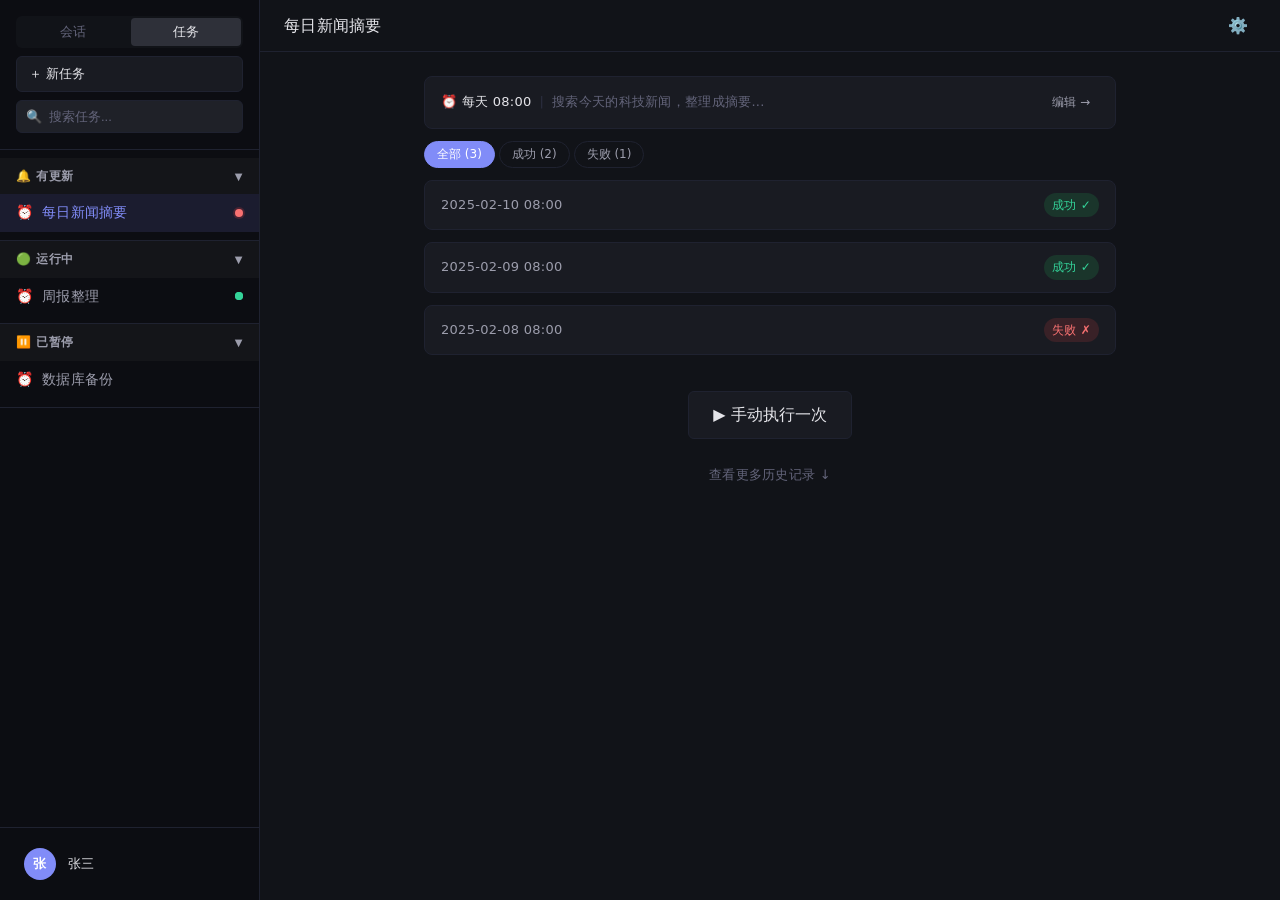
<file: 学习/新前端方案/prototype/task-history.html>
<!DOCTYPE html>
<html lang="zh-CN">

<head>
  <meta charset="UTF-8">
  <meta name="viewport" content="width=device-width, initial-scale=1.0">
  <title>OpenClaw - 执行记录</title>
  <link rel="stylesheet" href="css/style.css">
</head>

<body>

  <div class="app-layout">
    <!-- Sidebar -->
    <aside class="sidebar" id="sidebar">
      <div class="sidebar-toggle" onclick="toggleSidebar()" title="折叠侧边栏">◀</div>
      <div class="sidebar-header">
        <div class="sidebar-tabs">
          <button class="sidebar-tab" data-tab="chats" onclick="switchSidebarTab('chats')">会话</button>
          <button class="sidebar-tab active" data-tab="tasks" onclick="switchSidebarTab('tasks')">任务</button>
        </div>
        <div class="sidebar-actions">
          <div class="action-row" id="chatActions" style="display:none">
            <button class="sidebar-btn" onclick="location.href='chat.html'">＋ 新聊天</button>
            <button class="sidebar-btn" onclick="location.href='files.html'">📂 文件</button>
          </div>
          <div class="action-row" id="taskActions">
            <button class="sidebar-btn" onclick="location.href='task-config.html'">＋ 新任务</button>
          </div>
        </div>
        <div class="sidebar-search">
          <span class="search-icon">🔍</span>
          <input type="text" placeholder="搜索任务...">
        </div>
      </div>
      <div class="sidebar-content">
        <div class="sidebar-tab-pane" id="sidebar-chats">
          <div class="sidebar-section" id="section-pinned">
            <div class="sidebar-section-header"><span>📌 置顶</span><span class="chevron">▼</span></div>
            <div class="sidebar-section-items">
              <div class="sidebar-item" data-session="project" data-pinned="true" onclick="location.href='chat.html'">
                <span class="item-icon">💬</span><span class="item-text">项目方案讨论</span>
                <span class="item-badge indicator-dot indicator-dot-accent"></span>
                <div class="item-actions"><button class="item-action-btn" data-action="rename"
                    title="重命名">✏️</button><button class="item-action-btn" data-action="delete" title="删除">🗑️</button>
                </div>
              </div>
            </div>
          </div>
          <div class="sidebar-section" id="section-recent">
            <div class="sidebar-section-header"><span>💬 最近</span><span class="chevron">▼</span></div>
            <div class="sidebar-section-items">
              <div class="sidebar-item" data-session="vue3" onclick="location.href='chat.html'">
                <span class="item-icon">💬</span><span class="item-text">Vue3 学习路线</span>
                <span class="item-badge indicator-dot indicator-dot-accent"></span>
                <div class="item-actions"><button class="item-action-btn" data-action="rename"
                    title="重命名">✏️</button><button class="item-action-btn" data-action="delete" title="删除">🗑️</button>
                </div>
              </div>
              <div class="sidebar-item" data-session="debug" onclick="location.href='chat.html'">
                <span class="item-icon">💬</span><span class="item-text">API 调试帮助</span>
                <div class="item-actions"><button class="item-action-btn" data-action="rename"
                    title="重命名">✏️</button><button class="item-action-btn" data-action="delete" title="删除">🗑️</button>
                </div>
              </div>
              <div class="sidebar-item" data-session="python" onclick="location.href='chat.html'">
                <span class="item-icon">💬</span><span class="item-text">Python 数据分析</span>
                <div class="item-actions"><button class="item-action-btn" data-action="rename"
                    title="重命名">✏️</button><button class="item-action-btn" data-action="delete" title="删除">🗑️</button>
                </div>
              </div>
            </div>
          </div>
          <div class="sidebar-section" id="section-work">
            <div class="sidebar-section-header"><span>📁 工作</span><span class="chevron">▼</span></div>
            <div class="sidebar-section-items">
              <div class="sidebar-item" data-session="review" data-folder="work" onclick="location.href='chat.html'">
                <span class="item-icon">💬</span><span class="item-text">代码审查</span>
                <div class="item-actions"><button class="item-action-btn" data-action="rename"
                    title="重命名">✏️</button><button class="item-action-btn" data-action="delete" title="删除">🗑️</button>
                </div>
              </div>
            </div>
          </div>
          <div class="sidebar-section" id="section-learn">
            <div class="sidebar-section-header"><span>📁 学习</span><span class="chevron">▼</span></div>
            <div class="sidebar-section-items">
              <div class="sidebar-item" data-session="vue-note" data-folder="learn" onclick="location.href='chat.html'">
                <span class="item-icon">💬</span><span class="item-text">Vue3 笔记</span>
                <div class="item-actions"><button class="item-action-btn" data-action="rename"
                    title="重命名">✏️</button><button class="item-action-btn" data-action="delete" title="删除">🗑️</button>
                </div>
              </div>
              <div class="sidebar-item" data-session="algo" data-folder="learn" onclick="location.href='chat.html'">
                <span class="item-icon">💬</span><span class="item-text">算法练习</span>
                <div class="item-actions"><button class="item-action-btn" data-action="rename"
                    title="重命名">✏️</button><button class="item-action-btn" data-action="delete" title="删除">🗑️</button>
                </div>
              </div>
            </div>
          </div>
          <div class="add-folder-btn" onclick="createSidebarFolder()">＋ 新建文件夹</div>
          <div class="sidebar-section collapsed" id="section-archive">
            <div class="sidebar-section-header"><span>🗄️ 归档</span><span class="chevron">▼</span></div>
            <div class="sidebar-section-items">
              <div class="sidebar-item" data-session="old" data-archived="true" onclick="location.href='chat.html'">
                <span class="item-icon">💬</span><span class="item-text">旧项目讨论</span>
                <div class="item-actions"><button class="item-action-btn" data-action="rename"
                    title="重命名">✏️</button><button class="item-action-btn" data-action="delete" title="删除">🗑️</button>
                </div>
              </div>
            </div>
          </div>
        </div>
        <div class="sidebar-tab-pane active" id="sidebar-tasks">
          <div class="sidebar-section">
            <div class="sidebar-section-header"><span>🔔 有更新</span><span class="chevron">▼</span></div>
            <div class="sidebar-section-items">
              <div class="sidebar-item active" data-session="daily" onclick="location.href='task-history.html'">
                <span class="item-icon">⏰</span><span class="item-text">每日新闻摘要</span>
                <span class="item-badge indicator-dot indicator-dot-accent"></span>
                <div class="item-actions"><button class="item-action-btn" data-action="rename"
                    title="重命名">✏️</button><button class="item-action-btn" data-action="delete" title="删除">🗑️</button>
                </div>
              </div>
            </div>
          </div>
          <div class="sidebar-section">
            <div class="sidebar-section-header"><span>🟢 运行中</span><span class="chevron">▼</span></div>
            <div class="sidebar-section-items">
              <div class="sidebar-item" data-session="weekly" onclick="location.href='task-history.html'">
                <span class="item-icon">⏰</span><span class="item-text">周报整理</span>
                <span class="item-badge indicator-dot indicator-dot-pulse"></span>
                <div class="item-actions"><button class="item-action-btn" data-action="rename"
                    title="重命名">✏️</button><button class="item-action-btn" data-action="delete" title="删除">🗑️</button>
                </div>
              </div>
            </div>
          </div>
          <div class="sidebar-section">
            <div class="sidebar-section-header"><span>⏸ 已暂停</span><span class="chevron">▼</span></div>
            <div class="sidebar-section-items">
              <div class="sidebar-item" data-session="backup" onclick="location.href='task-history.html'">
                <span class="item-icon">⏰</span><span class="item-text">数据库备份</span>
                <div class="item-actions"><button class="item-action-btn" data-action="rename"
                    title="重命名">✏️</button><button class="item-action-btn" data-action="delete" title="删除">🗑️</button>
                </div>
              </div>
            </div>
          </div>
        </div>
      </div>
      <div class="sidebar-footer">
        <div class="user-area"
          onclick="showDropdown(this, [{icon:'⚙️',label:'设置',action:function(){location.href='settings.html'}},{divider:true},{icon:'🚪',label:'退出登录',danger:true,action:function(){location.href='login.html'}}])">
          <div class="user-avatar">张</div>
          <div class="user-info">
            <div class="user-name">张三</div>
          </div>
        </div>
      </div>
    </aside>

    <div class="sidebar-overlay" onclick="closeMobileSidebar()"></div>

    <!-- Main content -->
    <main class="main-content">
      <div class="topbar">
        <div class="topbar-title">
          <button class="hamburger-btn" onclick="toggleSidebar()">☰</button>
          <span>每日新闻摘要</span>
        </div>
        <div class="topbar-actions">
          <button class="icon-btn" title="任务配置" onclick="location.href='task-config.html'">⚙️</button>
        </div>
      </div>

      <div class="task-records" id="taskRecords">
        <!-- Task summary -->
        <div class="task-summary-bar">
          <div class="task-summary-info">
            <span class="task-summary-schedule">⏰ 每天 08:00</span>
            <span class="task-summary-sep">|</span>
            <span class="task-summary-content">搜索今天的科技新闻，整理成摘要...</span>
          </div>
          <button class="btn btn-ghost btn-sm" onclick="location.href='task-config.html'">编辑 →</button>
        </div>

        <!-- Filter -->
        <div class="task-filter-bar">
          <button class="task-filter-btn active" onclick="filterRecords('all',this)">全部 (3)</button>
          <button class="task-filter-btn" onclick="filterRecords('success',this)">成功 (2)</button>
          <button class="task-filter-btn" onclick="filterRecords('error',this)">失败 (1)</button>
        </div>

        <!-- Record 1 - Success -->
        <div class="task-record" onclick="toggleRecord(this)">
          <div class="task-record-header">
            <div>
              <span class="task-record-time">2025-02-10 08:00</span>
            </div>
            <span class="badge badge-success">成功 ✓</span>
          </div>
          <div class="task-record-body">
            <div class="task-record-content md-content">
              <h4>2025-02-10 科技新闻摘要</h4>
              <p>今天的科技圈有以下重要动态：</p>
              <ol>
                <li><strong>OpenAI 发布 GPT-5</strong> — 新模型在推理能力和多模态方面有重大突破，支持实时视频理解</li>
                <li><strong>苹果发布 Vision Pro 2</strong> — 重量减轻 40%，售价降至 $2,499，支持更多企业应用场景</li>
                <li><strong>Rust 1.85 稳定版发布</strong> — 引入异步闭包支持和改进的编译速度，社区反响积极</li>
                <li><strong>中国量子计算突破</strong> — 中科院团队实现 1000 量子比特纠缠，刷新世界纪录</li>
              </ol>
              <p><strong>技术趋势观察：</strong>AI Agent 和自动化工作流成为各大厂的重点投入方向，预计 2025 年将有更多 Agent 产品落地。</p>
              <blockquote>评论：今天的新闻整体偏利好，特别是 AI 和量子计算领域的进展值得密切关注。</blockquote>
            </div>
          </div>
        </div>

        <!-- Record 2 - Success -->
        <div class="task-record" onclick="toggleRecord(this)">
          <div class="task-record-header">
            <div>
              <span class="task-record-time">2025-02-09 08:00</span>
            </div>
            <span class="badge badge-success">成功 ✓</span>
          </div>
          <div class="task-record-body">
            <div class="task-record-content md-content">
              <h4>2025-02-09 科技新闻摘要</h4>
              <p>今天的科技动态如下：</p>
              <ol>
                <li><strong>Google Gemini 2.0 更新</strong> — 新增代码生成和调试能力，性能提升显著</li>
                <li><strong>特斯拉 FSD V13 推送</strong> — 全球范围内开始推送，欧洲市场首次可用</li>
                <li><strong>GitHub Copilot 企业版降价</strong> — 月费从 $39 降至 $19，进一步普及 AI 编程助手</li>
              </ol>
              <p><strong>趋势：</strong>AI 编程工具的竞争日趋激烈，开发者受益最大。</p>
            </div>
          </div>
        </div>

        <!-- Record 3 - Failed -->
        <div class="task-record" onclick="toggleRecord(this)">
          <div class="task-record-header">
            <div>
              <span class="task-record-time">2025-02-08 08:00</span>
            </div>
            <span class="badge badge-error">失败 ✗</span>
          </div>
          <div class="task-record-body">
            <div class="task-record-content">
              <p style="color:var(--error);">❌ 错误：网络连接超时，无法访问搜索服务。请检查网络连接或稍后重试。</p>
              <p style="color:var(--text-muted);font-size:12px;margin-top:8px;">错误代码: ETIMEDOUT | 重试次数: 3/3</p>
            </div>
          </div>
        </div>

        <div class="manual-execute-btn">
          <button class="btn btn-secondary btn-lg" id="manualExecBtn" onclick="manualExecute()">▶ 手动执行一次</button>
        </div>

        <div class="load-more-link">
          <a href="#" onclick="event.preventDefault();showToast('已加载更多记录','info')">查看更多历史记录 ↓</a>
        </div>
      </div>
    </main>
  </div>

  <script src="js/interactions.js"></script>
  <script>
    function toggleRecord(record) {
      record.classList.toggle('expanded');
    }

    function filterRecords(type, btn) {
      document.querySelectorAll('.task-filter-btn').forEach(function (b) { b.classList.remove('active'); });
      btn.classList.add('active');
      document.querySelectorAll('.task-record').forEach(function (record) {
        if (type === 'all') {
          record.style.display = '';
        } else if (type === 'success') {
          record.style.display = record.querySelector('.badge-success') ? '' : 'none';
        } else if (type === 'error') {
          record.style.display = record.querySelector('.badge-error') ? '' : 'none';
        }
      });
    }

    function manualExecute() {
      var btn = document.getElementById('manualExecBtn');
      btn.classList.add('loading');
      btn.disabled = true;
      btn.textContent = '';

      setTimeout(function () {
        btn.classList.remove('loading');
        btn.disabled = false;
        btn.textContent = '▶ 手动执行一次';

        // Add new record at top
        var records = document.getElementById('taskRecords');
        var newRecord = document.createElement('div');
        newRecord.className = 'task-record expanded slide-up';
        newRecord.onclick = function () { toggleRecord(newRecord); };
        newRecord.innerHTML =
          '<div class="task-record-header">' +
          '<div><span class="task-record-time">刚刚执行</span></div>' +
          '<span class="badge badge-success">成功 ✓</span>' +
          '</div>' +
          '<div class="task-record-body" style="max-height:500px;border-top-width:1px;">' +
          '<div class="task-record-content md-content">' +
          '<h4>手动执行结果</h4>' +
          '<p>已完成今日科技新闻搜索和整理：</p>' +
          '<ol>' +
          '<li><strong>Claude 4 发布</strong> — Anthropic 发布最新大语言模型，在安全性和推理方面领先</li>' +
          '<li><strong>React 20 发布</strong> — 引入革命性的编译器优化，性能提升 3 倍</li>' +
          '</ol>' +
          '<p><em>（手动执行完成）</em></p>' +
          '</div>' +
          '</div>';

        records.insertBefore(newRecord, records.firstChild);
        showToast('执行完成', 'success');
      }, 2000);
    }
  </script>

</body>

</html>
</file>
<file: 学习/新前端方案/prototype/css/style.css>
/* ========== 1. Variables & Reset ========== */

:root {
  /*
   * Dark theme (default)
   * Inspired by GitHub (#0D1117), Tailwind Slate, shadcn/ui Zinc,
   * and Linear's approach — deep near-black base with subtle cool
   * undertone, clear elevation hierarchy, vibrant accent.
   *
   * Layer system (5 steps, ~4-5% lightness increment each):
   *   L0 sidebar  #0c0d12  (HSL 228, 16%, 6%)
   *   L1 primary  #111318  (HSL 222, 14%, 8%)
   *   L2 card     #191b22  (HSL 220, 12%, 12%)
   *   L3 input    #1f2128  (HSL 220, 11%, 14%)
   *   L4 hover    #262830  (HSL 220, 9%, 17%)
   *   L5 active   #2e3039  (HSL 222, 10%, 20%)
   */
  --bg-primary: #111318;
  --bg-sidebar: #0c0d12;
  --bg-card: #191b22;
  --bg-input: #1f2128;
  --bg-hover: #262830;
  --bg-active: #2e3039;
  --bg-code: #0a0b0f;
  --bg-tooltip: #333540;
  --bg-overlay: rgba(0, 0, 0, 0.6);
  --bg-sidebar-section: rgba(255, 255, 255, 0.03);
  --bg-sidebar-section-hover: rgba(255, 255, 255, 0.06);

  --text-primary: #e4e4e9;
  --text-secondary: #9c9dac;
  --text-muted: #63647a;
  --text-inverse: #111318;

  --accent: #818cf8;
  --accent-hover: #6e79f7;
  --accent-light: rgba(129, 140, 248, 0.12);

  --success: #34d399;
  --error: #f87171;
  --warning: #fbbf24;
  --info: #60a5fa;

  --border: #1f2230;
  --border-light: #2c2f40;
  --border-focus: #818cf8;

  --radius-sm: 4px;
  --radius-md: 6px;
  --radius-lg: 8px;
  --radius-xl: 12px;
  --radius-full: 9999px;

  --spacing-xs: 4px;
  --spacing-sm: 8px;
  --spacing-md: 12px;
  --spacing-lg: 16px;
  --spacing-xl: 24px;
  --spacing-2xl: 32px;
  --spacing-3xl: 48px;

  /*
   * Font stack:
   *   1. system-ui / -apple-system — 使用系统原生 UI 字体
   *   2. Segoe UI — Windows 11/10
   *   3. PingFang SC — macOS/iOS 苹方
   *   4. HarmonyOS Sans SC — HarmonyOS 鸿蒙
   *   5. Hiragino Sans GB — macOS 冬青黑 (兼容旧版)
   *   6. Microsoft YaHei — Windows 微软雅黑
   *   7. sans-serif fallback + emoji
   */
  --font-sans: system-ui, -apple-system, BlinkMacSystemFont, 'Segoe UI',
    'PingFang SC', 'HarmonyOS Sans SC', 'Hiragino Sans GB',
    'Microsoft YaHei', 'Helvetica Neue', Helvetica, Arial, sans-serif,
    'Apple Color Emoji', 'Segoe UI Emoji', 'Noto Color Emoji';
  --font-mono: ui-monospace, 'SFMono-Regular', 'JetBrains Mono', 'Fira Code',
    'Cascadia Code', 'Source Code Pro', Menlo, Consolas, monospace;

  /*
   * Font size scale (Ant Design 式五音阶):
   *   xs   12px — 辅助说明、时间戳、badge
   *   sm   13px — 侧边栏、表单标签、次要信息
   *   base 14px — 正文基准 (Ant Design 标准)
   *   md   16px — 小标题、强调段落
   *   lg   18px — 页面标题
   *   xl   24px — 大标题
   *   2xl  30px — 登录/展示标题
   */
  --font-size-xs: 12px;
  --font-size-sm: 13px;
  --font-size-base: 14px;
  --font-size-md: 16px;
  --font-size-lg: 18px;
  --font-size-xl: 24px;
  --font-size-2xl: 30px;

  --transition-fast: 150ms ease;
  --transition-normal: 200ms ease;
  --transition-slow: 300ms ease;

  --sidebar-width: 260px;
  --sidebar-collapsed: 0px;
  --topbar-height: 52px;

  --shadow-sm: 0 1px 2px rgba(0,0,0,0.4);
  --shadow-md: 0 4px 16px rgba(0,0,0,0.5);
  --shadow-lg: 0 10px 30px rgba(0,0,0,0.55);
  --shadow-xl: 0 16px 48px rgba(0,0,0,0.65);
}

/* Light theme */
[data-theme="light"] {
  --bg-primary: #f8f9fb;
  --bg-sidebar: #ffffff;
  --bg-card: #ffffff;
  --bg-input: #f1f2f6;
  --bg-hover: #edeef3;
  --bg-active: #e3e4ec;
  --bg-code: #1a1d2e;
  --bg-tooltip: #363848;
  --bg-overlay: rgba(0, 0, 0, 0.35);
  --bg-sidebar-section: rgba(0, 0, 0, 0.025);
  --bg-sidebar-section-hover: rgba(0, 0, 0, 0.05);

  --text-primary: #1a1b26;
  --text-secondary: #4b4d63;
  --text-muted: #8a8ca4;
  --text-inverse: #f8f9fb;

  --accent: #6366f1;
  --accent-hover: #5558e6;
  --accent-light: rgba(99, 102, 241, 0.1);

  --border: #e2e3ec;
  --border-light: #d0d1de;
  --border-focus: #6366f1;

  --shadow-sm: 0 1px 2px rgba(0,0,0,0.05);
  --shadow-md: 0 4px 12px rgba(0,0,0,0.07);
  --shadow-lg: 0 8px 24px rgba(0,0,0,0.1);
  --shadow-xl: 0 12px 40px rgba(0,0,0,0.14);
}

/* Reset */
*, *::before, *::after {
  margin: 0;
  padding: 0;
  box-sizing: border-box;
}

html {
  font-size: var(--font-size-base);
  -webkit-font-smoothing: antialiased;
  -moz-osx-font-smoothing: grayscale;
  text-rendering: optimizeLegibility;
  /* 中文字体渲染优化 */
  font-feature-settings: 'kern' 1;
  text-size-adjust: 100%;
}

body {
  font-family: var(--font-sans);
  font-size: var(--font-size-base);
  color: var(--text-primary);
  background: var(--bg-primary);
  /*
   * 中文正文行高建议 1.6-1.8 (Ant Design 14px → 22px = 1.57)
   * 我们选 1.7 以获得更好的中文段落可读性
   */
  line-height: 1.7;
  /*
   * 中文字间距：0.02em 左右可微调呼吸感
   * 但不宜过大 (>0.05em 会让中文显得松散)
   */
  letter-spacing: 0.02em;
  min-height: 100vh;
  transition: background var(--transition-normal), color var(--transition-normal);
}

a {
  color: var(--accent);
  text-decoration: none;
  transition: color var(--transition-fast);
}
a:hover {
  color: var(--accent-hover);
  text-decoration: underline;
}

img { max-width: 100%; display: block; }

/* ========== 2. Typography ========== */

h1, h2, h3, h4, h5, h6 {
  color: var(--text-primary);
  font-weight: 500;
  line-height: 1.4;
  letter-spacing: 0.01em;
}

h1 { font-size: var(--font-size-2xl); font-weight: 600; }
h2 { font-size: var(--font-size-xl); font-weight: 600; }
h3 { font-size: var(--font-size-lg); }
h4 { font-size: var(--font-size-md); }

/* ========== 3. Layout (sidebar + main) ========== */

.app-layout {
  display: flex;
  height: 100vh;
  overflow: hidden;
}

/* Sidebar */
.sidebar {
  width: var(--sidebar-width);
  min-width: var(--sidebar-width);
  background: var(--bg-sidebar);
  border-right: 1px solid var(--border);
  display: flex;
  flex-direction: column;
  transition: width var(--transition-normal), min-width var(--transition-normal);
  overflow: hidden;
  position: relative;
  z-index: 20;
}

.sidebar.collapsed {
  width: var(--sidebar-collapsed);
  min-width: var(--sidebar-collapsed);
}

.sidebar-header {
  padding: var(--spacing-lg);
  border-bottom: 1px solid var(--border);
  flex-shrink: 0;
}

.sidebar-actions {
  display: flex;
  flex-direction: column;
  gap: var(--spacing-sm);
}

.sidebar-actions .action-row {
  display: flex;
  gap: var(--spacing-sm);
}

.sidebar-btn {
  display: flex;
  align-items: center;
  gap: var(--spacing-sm);
  padding: var(--spacing-sm) var(--spacing-md);
  background: var(--bg-card);
  border: 1px solid var(--border);
  border-radius: var(--radius-md);
  color: var(--text-primary);
  font-size: var(--font-size-sm);
  cursor: pointer;
  transition: all var(--transition-fast);
  flex: 1;
  white-space: nowrap;
}
.sidebar-btn:hover {
  background: var(--bg-hover);
  border-color: var(--border-light);
}
.sidebar-btn.active {
  background: var(--accent-light);
  border-color: var(--accent);
  color: var(--accent);
}

/* Sidebar tabs (会话 / 任务) */
.sidebar-tabs {
  display: flex;
  gap: 2px;
  background: var(--bg-primary);
  border-radius: var(--radius-md);
  padding: 2px;
  margin-bottom: var(--spacing-sm);
}
.sidebar-tab {
  flex: 1;
  padding: 5px 0;
  font-size: var(--font-size-sm);
  color: var(--text-muted);
  background: none;
  border: none;
  cursor: pointer;
  border-radius: var(--radius-sm);
  transition: all var(--transition-fast);
  text-align: center;
  font-weight: 500;
}
.sidebar-tab:hover {
  color: var(--text-secondary);
}
.sidebar-tab.active {
  background: var(--bg-active);
  color: var(--text-primary);
}
.sidebar-tab-pane {
  display: none;
}
.sidebar-tab-pane.active {
  display: block;
}

.sidebar-search {
  margin-top: var(--spacing-sm);
  position: relative;
}

.sidebar-search input {
  width: 100%;
  padding: var(--spacing-sm) var(--spacing-md);
  padding-left: 32px;
  background: var(--bg-input);
  border: 1px solid var(--border);
  border-radius: var(--radius-md);
  color: var(--text-primary);
  font-size: var(--font-size-sm);
  outline: none;
  transition: border-color var(--transition-fast);
}
.sidebar-search input:focus {
  border-color: var(--border-focus);
}
.sidebar-search input::placeholder {
  color: var(--text-muted);
}
.sidebar-search .search-icon {
  position: absolute;
  left: 10px;
  top: 50%;
  transform: translateY(-50%);
  color: var(--text-muted);
  font-size: 13px;
  pointer-events: none;
}

/* Sidebar content (scrollable area) */
.sidebar-content {
  flex: 1;
  overflow-y: auto;
  padding: var(--spacing-sm) 0;
}

.sidebar-content::-webkit-scrollbar {
  width: 4px;
}
.sidebar-content::-webkit-scrollbar-track {
  background: transparent;
}
.sidebar-content::-webkit-scrollbar-thumb {
  background: var(--border);
  border-radius: 2px;
}

/* Sidebar sections */
.sidebar-section {
  margin-bottom: 0;
  border-bottom: 1px solid var(--border);
  padding-bottom: var(--spacing-sm);
}
.sidebar-section:last-child {
  border-bottom: none;
}

.sidebar-section-header {
  display: flex;
  align-items: center;
  justify-content: space-between;
  padding: var(--spacing-sm) var(--spacing-lg);
  color: var(--text-secondary);
  font-size: var(--font-size-xs);
  font-weight: 600;
  text-transform: uppercase;
  letter-spacing: 0.5px;
  cursor: pointer;
  user-select: none;
  transition: color var(--transition-fast), background var(--transition-fast);
  background: var(--bg-sidebar-section);
}
.sidebar-section-header:hover {
  color: var(--text-primary);
  background: var(--bg-sidebar-section-hover);
}
.sidebar-section-header .chevron {
  transition: transform var(--transition-fast);
  font-size: 10px;
}
.sidebar-section.collapsed .chevron {
  transform: rotate(-90deg);
}
.sidebar-section.collapsed .sidebar-section-items {
  display: none;
}

/* Sidebar items */
.sidebar-item {
  display: flex;
  align-items: center;
  gap: var(--spacing-sm);
  padding: 7px var(--spacing-lg);
  color: var(--text-secondary);
  font-size: var(--font-size-base);
  cursor: pointer;
  transition: all var(--transition-fast);
  position: relative;
  white-space: nowrap;
  overflow: hidden;
  text-overflow: ellipsis;
}
.sidebar-item:hover {
  background: var(--bg-hover);
  color: var(--text-primary);
}
.sidebar-item.active {
  background: var(--accent-light);
  color: var(--accent);
}
.sidebar-item .item-icon {
  flex-shrink: 0;
  width: 18px;
  text-align: center;
}
.sidebar-item .item-text {
  flex: 1;
  overflow: hidden;
  text-overflow: ellipsis;
}
.sidebar-item .item-badge {
  flex-shrink: 0;
  font-size: 11px;
}

/* -- Sidebar indicator dots -- */
.indicator-dot {
  width: 8px;
  height: 8px;
  border-radius: 50%;
  flex-shrink: 0;
  position: relative;
}
.indicator-dot-accent {
  background: var(--error);
  box-shadow: 0 0 0 2px rgba(239, 68, 68, 0.2);
}
.indicator-dot-success {
  background: var(--success);
}
.indicator-dot-pulse {
  background: var(--success);
}
.indicator-dot-pulse::before {
  content: '';
  position: absolute;
  top: 50%;
  left: 50%;
  width: 100%;
  height: 100%;
  border-radius: 50%;
  background: var(--success);
  transform: translate(-50%, -50%) scale(1);
  animation: indicator-pulse 2s ease-out infinite;
}
@keyframes indicator-pulse {
  0% {
    transform: translate(-50%, -50%) scale(1);
    opacity: 0.6;
  }
  100% {
    transform: translate(-50%, -50%) scale(2.8);
    opacity: 0;
  }
}
.sidebar-item .item-actions {
  display: none;
  gap: var(--spacing-xs);
  flex-shrink: 0;
}
.sidebar-item:hover .item-actions {
  display: flex;
}
.sidebar-item:hover .item-badge {
  display: none;
}
.sidebar-item .item-action-btn {
  background: none;
  border: none;
  color: var(--text-muted);
  cursor: pointer;
  padding: 2px 4px;
  border-radius: var(--radius-sm);
  font-size: 12px;
  transition: all var(--transition-fast);
}
.sidebar-item .item-action-btn:hover {
  color: var(--text-primary);
  background: var(--bg-active);
}

/* Sidebar rename input */
.sidebar-item .rename-input {
  background: var(--bg-input);
  border: 1px solid var(--accent);
  border-radius: var(--radius-sm);
  color: var(--text-primary);
  font-size: var(--font-size-sm);
  padding: 2px 6px;
  outline: none;
  width: 100%;
}

/* Add folder button */
.add-folder-btn {
  display: flex;
  align-items: center;
  gap: var(--spacing-sm);
  padding: var(--spacing-sm) var(--spacing-lg);
  margin: var(--spacing-xs) 0;
  color: var(--text-muted);
  font-size: var(--font-size-xs);
  cursor: pointer;
  transition: color var(--transition-fast);
  border-bottom: 1px solid var(--border);
  padding-bottom: var(--spacing-md);
}
.add-folder-btn:hover {
  color: var(--text-secondary);
}

/* Folder name inline input */
.folder-name-input {
  background: var(--bg-primary);
  border: 1px solid var(--accent);
  border-radius: var(--radius-sm);
  color: var(--text-primary);
  font-size: var(--font-size-sm);
  padding: 2px 6px;
  outline: none;
  width: 120px;
  font-family: inherit;
}
.folder-name-input::placeholder {
  color: var(--text-muted);
}

/* Sidebar footer / user area */
.sidebar-footer {
  border-top: 1px solid var(--border);
  padding: var(--spacing-md) var(--spacing-lg);
  flex-shrink: 0;
}

.user-area {
  display: flex;
  align-items: center;
  gap: var(--spacing-md);
  cursor: pointer;
  padding: var(--spacing-sm);
  border-radius: var(--radius-md);
  transition: background var(--transition-fast);
  position: relative;
}
.user-area:hover {
  background: var(--bg-hover);
}

.user-avatar {
  width: 32px;
  height: 32px;
  border-radius: var(--radius-full);
  background: var(--accent);
  display: flex;
  align-items: center;
  justify-content: center;
  color: white;
  font-size: var(--font-size-sm);
  font-weight: 600;
  flex-shrink: 0;
}

.user-info {
  flex: 1;
  overflow: hidden;
}
.user-name {
  font-size: var(--font-size-sm);
  font-weight: 500;
  color: var(--text-primary);
  white-space: nowrap;
  overflow: hidden;
  text-overflow: ellipsis;
}

/* Sidebar collapse button */
.sidebar-toggle {
  position: absolute;
  right: -12px;
  top: 50%;
  transform: translateY(-50%);
  width: 24px;
  height: 24px;
  background: var(--bg-card);
  border: 1px solid var(--border);
  border-radius: var(--radius-full);
  display: flex;
  align-items: center;
  justify-content: center;
  cursor: pointer;
  color: var(--text-muted);
  font-size: 12px;
  z-index: 30;
  transition: all var(--transition-fast);
  opacity: 0;
}
.sidebar:hover .sidebar-toggle,
.sidebar-toggle:hover {
  opacity: 1;
}
.sidebar-toggle:hover {
  color: var(--text-primary);
  background: var(--bg-hover);
}

/* Main content area */
.main-content {
  flex: 1;
  display: flex;
  flex-direction: column;
  min-width: 0;
  position: relative;
  transition: margin-left var(--transition-normal);
}

/* Right panel */
.right-panel {
  width: 0;
  min-width: 0;
  background: var(--bg-sidebar);
  border-left: 1px solid var(--border);
  overflow: hidden;
  transition: width var(--transition-slow), min-width var(--transition-slow);
  display: flex;
  flex-direction: column;
  position: relative;
}
.right-panel.open {
  width: 380px;
  min-width: 380px;
}

.right-panel-header {
  display: flex;
  align-items: center;
  justify-content: space-between;
  padding: var(--spacing-lg);
  border-bottom: 1px solid var(--border);
  flex-shrink: 0;
}
.right-panel-header h3 {
  font-size: var(--font-size-md);
  white-space: nowrap;
}
.right-panel-close {
  background: none;
  border: none;
  color: var(--text-muted);
  cursor: pointer;
  font-size: 18px;
  padding: 4px;
  border-radius: var(--radius-sm);
  transition: all var(--transition-fast);
}
.right-panel-close:hover {
  color: var(--text-primary);
  background: var(--bg-hover);
}

.right-panel-content {
  flex: 1;
  overflow-y: auto;
  padding: var(--spacing-lg);
}

/* Panel resize handle */
.panel-resize-handle {
  position: absolute;
  left: 0;
  top: 0;
  bottom: 0;
  width: 4px;
  cursor: col-resize;
  z-index: 10;
  transition: background var(--transition-fast);
}
.panel-resize-handle:hover,
.panel-resize-handle.dragging {
  background: var(--accent);
}

/* Top bar */
.topbar {
  display: flex;
  align-items: center;
  justify-content: space-between;
  padding: var(--spacing-md) var(--spacing-xl);
  border-bottom: 1px solid var(--border);
  height: var(--topbar-height);
  flex-shrink: 0;
  background: var(--bg-primary);
}
.topbar-title {
  font-size: var(--font-size-md);
  font-weight: 500;
  display: flex;
  align-items: center;
  gap: var(--spacing-sm);
}
.topbar-actions {
  display: flex;
  align-items: center;
  gap: var(--spacing-md);
}

/* Topbar model badge */
.topbar-model {
  display: inline-flex;
  align-items: center;
  gap: 5px;
  padding: 3px 10px;
  background: var(--bg-card);
  border: 1px solid var(--border);
  border-radius: var(--radius-full);
  font-size: var(--font-size-xs);
  color: var(--text-muted);
  white-space: nowrap;
}
.topbar-model .model-dot {
  width: 6px;
  height: 6px;
  border-radius: 50%;
  background: var(--success);
}

/* Topbar token usage */
.topbar-token {
  display: inline-flex;
  align-items: center;
  gap: 5px;
  padding: 3px 10px;
  background: var(--bg-card);
  border: 1px solid var(--border);
  border-radius: var(--radius-full);
  font-size: var(--font-size-xs);
  color: var(--text-secondary);
  cursor: pointer;
  transition: all var(--transition-fast);
  white-space: nowrap;
  position: relative;
}
.topbar-token:hover {
  border-color: var(--border-light);
  color: var(--text-primary);
}
.topbar-token .token-icon {
  font-size: 12px;
  color: var(--text-muted);
}

/* Token detail popover */
.token-popover {
  position: absolute;
  top: calc(100% + 8px);
  right: 0;
  background: var(--bg-card);
  border: 1px solid var(--border);
  border-radius: var(--radius-lg);
  padding: var(--spacing-lg);
  min-width: 240px;
  box-shadow: var(--shadow-lg);
  z-index: 8000;
  animation: dropdownIn 0.15s ease;
}
.token-popover-title {
  font-size: var(--font-size-sm);
  font-weight: 600;
  color: var(--text-primary);
  margin-bottom: var(--spacing-md);
}
.token-row {
  display: flex;
  align-items: center;
  justify-content: space-between;
  padding: 5px 0;
  font-size: var(--font-size-xs);
}
.token-row + .token-row {
  border-top: 1px solid var(--border);
}
.token-label {
  color: var(--text-secondary);
  display: flex;
  align-items: center;
  gap: 6px;
}
.token-label .dot {
  width: 8px;
  height: 8px;
  border-radius: 50%;
  flex-shrink: 0;
}
.token-value {
  font-family: var(--font-mono);
  font-weight: 500;
  color: var(--text-primary);
}
.token-bar-mini {
  width: 100%;
  height: 6px;
  background: var(--bg-hover);
  border-radius: 3px;
  overflow: hidden;
  margin-top: var(--spacing-md);
  display: flex;
}
.token-bar-seg {
  height: 100%;
  transition: width var(--transition-normal);
}

/* Hamburger button: hidden by default, visible when sidebar is collapsed or on mobile */
.hamburger-btn {
  display: none;
  background: none;
  border: none;
  color: var(--text-primary);
  font-size: 20px;
  cursor: pointer;
  padding: var(--spacing-sm);
}
.sidebar.collapsed ~ .main-content .hamburger-btn {
  display: flex;
}

/* ========== 4. Components ========== */

/* -- Buttons -- */
.btn {
  display: inline-flex;
  align-items: center;
  justify-content: center;
  gap: var(--spacing-sm);
  padding: var(--spacing-sm) var(--spacing-lg);
  border: 1px solid transparent;
  border-radius: var(--radius-md);
  font-size: var(--font-size-sm);
  font-weight: 500;
  cursor: pointer;
  transition: all var(--transition-fast);
  white-space: nowrap;
  line-height: 1.4;
  font-family: var(--font-sans);
}

.btn-primary {
  background: var(--accent);
  color: white;
  border-color: var(--accent);
}
.btn-primary:hover {
  background: var(--accent-hover);
  border-color: var(--accent-hover);
}
.btn-primary:disabled, .btn-primary.disabled {
  opacity: 0.5;
  cursor: not-allowed;
}

.btn-secondary {
  background: var(--bg-card);
  color: var(--text-primary);
  border-color: var(--border);
}
.btn-secondary:hover {
  background: var(--bg-hover);
  border-color: var(--border-light);
}

.btn-danger {
  background: var(--error);
  color: white;
  border-color: var(--error);
}
.btn-danger:hover {
  background: #dc2626;
  border-color: #dc2626;
}

.btn-ghost {
  background: transparent;
  color: var(--text-secondary);
  border-color: transparent;
}
.btn-ghost:hover {
  background: var(--bg-hover);
  color: var(--text-primary);
}

.btn-sm {
  padding: var(--spacing-xs) var(--spacing-sm);
  font-size: var(--font-size-xs);
}

.btn-lg {
  padding: var(--spacing-md) var(--spacing-xl);
  font-size: var(--font-size-md);
}

.btn-block {
  width: 100%;
}

/* Loading state */
.btn.loading {
  pointer-events: none;
  position: relative;
  color: transparent !important;
}
.btn.loading::after {
  content: '';
  position: absolute;
  width: 16px;
  height: 16px;
  border: 2px solid rgba(255,255,255,0.3);
  border-top-color: white;
  border-radius: 50%;
  animation: spin 0.6s linear infinite;
}

@keyframes spin {
  to { transform: rotate(360deg); }
}

/* Icon button */
.icon-btn {
  background: none;
  border: none;
  color: var(--text-muted);
  cursor: pointer;
  padding: var(--spacing-sm);
  border-radius: var(--radius-md);
  font-size: 16px;
  display: inline-flex;
  align-items: center;
  justify-content: center;
  transition: all var(--transition-fast);
}
.icon-btn:hover {
  color: var(--text-primary);
  background: var(--bg-hover);
}
.icon-btn.active {
  color: var(--accent);
  background: var(--accent-light);
}

/* -- Inputs -- */
.form-group {
  margin-bottom: var(--spacing-lg);
}
.form-label {
  display: block;
  font-size: var(--font-size-sm);
  font-weight: 500;
  color: var(--text-secondary);
  margin-bottom: var(--spacing-xs);
}
.form-input,
.form-textarea,
.form-select {
  width: 100%;
  padding: var(--spacing-sm) var(--spacing-md);
  background: var(--bg-input);
  border: 1px solid var(--border);
  border-radius: var(--radius-sm);
  color: var(--text-primary);
  font-size: var(--font-size-base);
  font-family: var(--font-sans);
  outline: none;
  transition: border-color var(--transition-fast), box-shadow var(--transition-fast);
}
.form-input:focus,
.form-textarea:focus,
.form-select:focus {
  border-color: var(--border-focus);
  box-shadow: 0 0 0 3px var(--accent-light);
}
.form-input::placeholder,
.form-textarea::placeholder {
  color: var(--text-muted);
}
.form-input.error,
.form-textarea.error {
  border-color: var(--error);
  box-shadow: 0 0 0 3px rgba(239, 68, 68, 0.15);
}
.form-error {
  font-size: var(--font-size-xs);
  color: var(--error);
  margin-top: var(--spacing-xs);
  display: none;
}
.form-error.visible {
  display: block;
}

.form-textarea {
  resize: vertical;
  min-height: 80px;
}

.form-select {
  appearance: none;
  background-image: url("data:image/svg+xml,%3Csvg xmlns='http://www.w3.org/2000/svg' width='12' height='12' fill='%2394a3b8' viewBox='0 0 16 16'%3E%3Cpath d='M8 11L3 6h10l-5 5z'/%3E%3C/svg%3E");
  background-repeat: no-repeat;
  background-position: right 12px center;
  padding-right: 36px;
  cursor: pointer;
}

/* -- Card -- */
.card {
  background: var(--bg-card);
  border: 1px solid var(--border);
  border-radius: var(--radius-lg);
  padding: var(--spacing-xl);
  transition: background var(--transition-normal), border-color var(--transition-normal);
}
.card-header {
  display: flex;
  align-items: center;
  justify-content: space-between;
  margin-bottom: var(--spacing-lg);
}
.card-title {
  font-size: var(--font-size-md);
  font-weight: 600;
}

/* -- Toast -- */
.toast-container {
  position: fixed;
  top: 20px;
  left: 50%;
  transform: translateX(-50%);
  z-index: 10000;
  display: flex;
  flex-direction: column;
  gap: var(--spacing-sm);
  pointer-events: none;
}

.toast {
  padding: var(--spacing-md) var(--spacing-xl);
  border-radius: var(--radius-lg);
  font-size: var(--font-size-sm);
  font-weight: 500;
  color: white;
  pointer-events: auto;
  animation: toastIn 0.3s ease forwards;
  box-shadow: var(--shadow-lg);
  display: flex;
  align-items: center;
  gap: var(--spacing-sm);
  white-space: nowrap;
}
.toast.success { background: var(--success); }
.toast.error { background: var(--error); }
.toast.info { background: var(--info); }

.toast.hiding {
  animation: toastOut 0.3s ease forwards;
}

@keyframes toastIn {
  from { opacity: 0; transform: translateY(-20px); }
  to { opacity: 1; transform: translateY(0); }
}
@keyframes toastOut {
  from { opacity: 1; transform: translateY(0); }
  to { opacity: 0; transform: translateY(-20px); }
}

/* -- Modal -- */
.modal-overlay {
  position: fixed;
  inset: 0;
  background: var(--bg-overlay);
  display: flex;
  align-items: center;
  justify-content: center;
  z-index: 9000;
  animation: fadeIn 0.2s ease;
}

.modal-card {
  background: var(--bg-card);
  border: 1px solid var(--border);
  border-radius: var(--radius-xl);
  padding: var(--spacing-xl);
  min-width: 360px;
  max-width: 480px;
  width: 90%;
  box-shadow: var(--shadow-xl);
  animation: modalIn 0.2s ease;
}

.modal-title {
  font-size: var(--font-size-lg);
  font-weight: 600;
  margin-bottom: var(--spacing-md);
}
.modal-message {
  color: var(--text-secondary);
  margin-bottom: var(--spacing-xl);
  line-height: 1.5;
}
.modal-actions {
  display: flex;
  justify-content: flex-end;
  gap: var(--spacing-sm);
}
.modal-actions.folder-delete-actions {
  flex-wrap: wrap;
  gap: var(--spacing-md);
}
.modal-message strong {
  color: var(--text-primary);
}
.modal-input {
  width: 100%;
  padding: var(--spacing-sm) var(--spacing-md);
  background: var(--bg-input);
  border: 1px solid var(--border);
  border-radius: var(--radius-md);
  color: var(--text-primary);
  font-size: var(--font-size-base);
  font-family: var(--font-sans);
  outline: none;
  margin-bottom: var(--spacing-lg);
  transition: border-color var(--transition-fast);
}
.modal-input:focus {
  border-color: var(--border-focus);
  box-shadow: 0 0 0 3px var(--accent-light);
}
.modal-input::placeholder {
  color: var(--text-muted);
}

@keyframes fadeIn {
  from { opacity: 0; }
  to { opacity: 1; }
}
@keyframes modalIn {
  from { opacity: 0; transform: scale(0.95); }
  to { opacity: 1; transform: scale(1); }
}

/* -- Dropdown / Context Menu -- */
.dropdown-menu {
  position: fixed;
  background: var(--bg-card);
  border: 1px solid var(--border);
  border-radius: var(--radius-lg);
  padding: var(--spacing-xs) 0;
  min-width: 160px;
  box-shadow: var(--shadow-lg);
  z-index: 8000;
  animation: dropdownIn 0.15s ease;
}

.dropdown-item {
  display: flex;
  align-items: center;
  gap: var(--spacing-sm);
  padding: var(--spacing-sm) var(--spacing-lg);
  color: var(--text-primary);
  font-size: var(--font-size-sm);
  cursor: pointer;
  transition: background var(--transition-fast);
  white-space: nowrap;
}
.dropdown-item:hover {
  background: var(--bg-hover);
}
.dropdown-item.danger {
  color: var(--error);
}
.dropdown-item.danger:hover {
  background: rgba(239, 68, 68, 0.1);
}

.dropdown-divider {
  height: 1px;
  background: var(--border);
  margin: var(--spacing-xs) 0;
}

.dropdown-item.has-submenu {
  position: relative;
}
.submenu-arrow {
  margin-left: auto;
  font-size: 10px;
  color: var(--text-muted);
}
.dropdown-submenu {
  display: none;
  position: absolute;
  left: 100%;
  top: -4px;
  background: var(--bg-card);
  border: 1px solid var(--border);
  border-radius: var(--radius-lg);
  padding: var(--spacing-xs) 0;
  min-width: 140px;
  box-shadow: var(--shadow-lg);
  z-index: 8001;
}
.dropdown-item.has-submenu:hover > .dropdown-submenu {
  display: block;
  animation: dropdownIn 0.12s ease;
}

@keyframes dropdownIn {
  from { opacity: 0; transform: translateY(-4px); }
  to { opacity: 1; transform: translateY(0); }
}

/* -- Toggle Switch -- */
.toggle {
  position: relative;
  width: 40px;
  height: 22px;
  flex-shrink: 0;
  cursor: pointer;
}
.toggle input {
  opacity: 0;
  width: 0;
  height: 0;
  position: absolute;
}
.toggle-slider {
  position: absolute;
  inset: 0;
  background: var(--border-light);
  border-radius: 11px;
  transition: background var(--transition-normal);
}
.toggle-slider::before {
  content: '';
  position: absolute;
  width: 16px;
  height: 16px;
  left: 3px;
  top: 3px;
  background: white;
  border-radius: 50%;
  transition: transform var(--transition-normal);
}
.toggle input:checked + .toggle-slider {
  background: var(--accent);
}
.toggle input:checked + .toggle-slider::before {
  transform: translateX(18px);
}

/* -- Tab bar -- */
.tab-bar {
  display: flex;
  border-bottom: 1px solid var(--border);
  position: relative;
  gap: 0;
}
.tab-btn {
  padding: var(--spacing-md) var(--spacing-xl);
  background: none;
  border: none;
  color: var(--text-secondary);
  font-size: var(--font-size-sm);
  font-weight: 500;
  cursor: pointer;
  position: relative;
  transition: color var(--transition-fast);
  font-family: var(--font-sans);
}
.tab-btn:hover {
  color: var(--text-primary);
}
.tab-btn.active {
  color: var(--accent);
}
.tab-indicator {
  position: absolute;
  bottom: -1px;
  height: 2px;
  background: var(--accent);
  transition: left var(--transition-slow), width var(--transition-slow);
  border-radius: 1px;
}

.tab-content {
  display: none;
}
.tab-content.active {
  display: block;
}

/* -- Avatar -- */
.avatar {
  width: 36px;
  height: 36px;
  border-radius: var(--radius-full);
  display: flex;
  align-items: center;
  justify-content: center;
  font-weight: 600;
  font-size: var(--font-size-sm);
  flex-shrink: 0;
  overflow: hidden;
}
.avatar-user {
  background: var(--accent);
  color: white;
}
.avatar-ai {
  background: var(--accent);
  color: white;
}
.avatar-lg {
  width: 64px;
  height: 64px;
  font-size: var(--font-size-xl);
}

/* -- Progress bar -- */
.progress-bar {
  width: 100%;
  height: 6px;
  background: var(--bg-input);
  border-radius: 3px;
  overflow: hidden;
}
.progress-fill {
  height: 100%;
  background: var(--accent);
  border-radius: 3px;
  transition: width var(--transition-slow);
}

/* -- Badge -- */
.badge {
  display: inline-flex;
  align-items: center;
  padding: 2px 8px;
  border-radius: var(--radius-full);
  font-size: var(--font-size-xs);
  font-weight: 500;
}
.badge-success {
  background: rgba(34, 197, 94, 0.15);
  color: var(--success);
}
.badge-error {
  background: rgba(239, 68, 68, 0.15);
  color: var(--error);
}
.badge-warning {
  background: rgba(234, 179, 8, 0.15);
  color: var(--warning);
}
.badge-info {
  background: rgba(59, 130, 246, 0.15);
  color: var(--info);
}
.badge-muted {
  background: var(--bg-hover);
  color: var(--text-muted);
}
.badge-accent {
  background: var(--accent-light);
  color: var(--accent);
}

/* ========== 5. Auth Pages (login, register) ========== */

.auth-page {
  min-height: 100vh;
  display: flex;
  align-items: center;
  justify-content: center;
  background: var(--bg-primary);
  padding: var(--spacing-xl);
}

.auth-card {
  background: var(--bg-card);
  border: 1px solid var(--border);
  border-radius: var(--radius-xl);
  padding: var(--spacing-3xl);
  width: 100%;
  max-width: 400px;
  box-shadow: var(--shadow-lg);
}

.auth-logo {
  text-align: center;
  margin-bottom: var(--spacing-2xl);
}
.auth-logo .logo-icon {
  width: 56px;
  height: 56px;
  background: var(--accent);
  border-radius: var(--radius-xl);
  display: flex;
  align-items: center;
  justify-content: center;
  margin: 0 auto var(--spacing-md);
  font-size: 28px;
}
.auth-logo h1 {
  font-size: var(--font-size-xl);
  margin-bottom: var(--spacing-xs);
}
.auth-logo p {
  color: var(--text-secondary);
  font-size: var(--font-size-sm);
}

.auth-form .form-group {
  margin-bottom: var(--spacing-lg);
}
.auth-form .form-input {
  padding: var(--spacing-md);
}

.auth-error {
  background: rgba(239, 68, 68, 0.1);
  border: 1px solid rgba(239, 68, 68, 0.3);
  border-radius: var(--radius-md);
  padding: var(--spacing-md);
  color: var(--error);
  font-size: var(--font-size-sm);
  margin-bottom: var(--spacing-lg);
  display: none;
}
.auth-error.visible {
  display: block;
}

.auth-footer {
  text-align: center;
  margin-top: var(--spacing-xl);
  color: var(--text-secondary);
  font-size: var(--font-size-sm);
}

/* Auth extras: forgot password + remember me */
.auth-extras {
  display: flex;
  align-items: center;
  justify-content: space-between;
  margin-bottom: var(--spacing-lg);
  font-size: var(--font-size-sm);
}
.remember-me {
  display: flex;
  align-items: center;
  gap: var(--spacing-sm);
  color: var(--text-secondary);
  cursor: pointer;
  user-select: none;
}
.remember-me .mini-toggle {
  width: 32px;
  height: 18px;
  border-radius: 9px;
  background: var(--border-light);
  position: relative;
  transition: background var(--transition-fast);
  flex-shrink: 0;
}
.remember-me .mini-toggle::after {
  content: '';
  width: 14px;
  height: 14px;
  border-radius: 50%;
  background: white;
  position: absolute;
  top: 2px;
  left: 2px;
  transition: transform var(--transition-fast);
}
.remember-me .mini-toggle.on {
  background: var(--accent);
}
.remember-me .mini-toggle.on::after {
  transform: translateX(14px);
}
.forgot-link {
  color: var(--text-muted);
  font-size: var(--font-size-sm);
  cursor: pointer;
  transition: color var(--transition-fast);
}
.forgot-link:hover {
  color: var(--accent);
  text-decoration: underline;
}

/* Password strength indicator */
.password-strength {
  margin-top: var(--spacing-sm);
  margin-bottom: calc(-1 * var(--spacing-sm));
}
.strength-bar {
  height: 4px;
  background: var(--bg-hover);
  border-radius: 2px;
  overflow: hidden;
  margin-bottom: 4px;
}
.strength-fill {
  height: 100%;
  border-radius: 2px;
  transition: width var(--transition-normal), background var(--transition-normal);
  width: 0;
}
.strength-fill.weak {
  width: 33%;
  background: var(--error);
}
.strength-fill.medium {
  width: 66%;
  background: var(--warning);
}
.strength-fill.strong {
  width: 100%;
  background: var(--success);
}
.strength-text {
  font-size: 11px;
  transition: color var(--transition-fast);
}
.strength-text.weak { color: var(--error); }
.strength-text.medium { color: var(--warning); }
.strength-text.strong { color: var(--success); }

/* ========== 6. Chat Page ========== */

/* -- Messages area -- */
.messages-area {
  flex: 1;
  overflow-y: auto;
  padding: var(--spacing-xl);
  display: flex;
  flex-direction: column;
  gap: var(--spacing-xl);
}

.messages-area::-webkit-scrollbar {
  width: 6px;
}
.messages-area::-webkit-scrollbar-track {
  background: transparent;
}
.messages-area::-webkit-scrollbar-thumb {
  background: var(--border);
  border-radius: 3px;
}

/* Message */
.message {
  display: flex;
  gap: var(--spacing-md);
  max-width: 85%;
  position: relative;
  group: message;
}
.message-user {
  align-self: flex-end;
  flex-direction: row-reverse;
}
.message-ai {
  align-self: flex-start;
}

.message-content {
  padding: var(--spacing-md) var(--spacing-lg);
  border-radius: var(--radius-lg);
  line-height: 1.6;
  position: relative;
}

.message-user .message-content {
  background: var(--accent);
  color: white;
  border-bottom-right-radius: var(--radius-sm);
}

.message-ai .message-content {
  background: var(--bg-card);
  border: 1px solid var(--border);
  border-bottom-left-radius: var(--radius-sm);
}

/* Message actions button (hover to reveal) */
.message-actions-btn {
  position: absolute;
  top: var(--spacing-sm);
  right: var(--spacing-sm);
  background: var(--bg-card);
  border: 1px solid var(--border);
  border-radius: var(--radius-sm);
  color: var(--text-muted);
  padding: 2px 8px;
  font-size: 16px;
  line-height: 1.2;
  cursor: pointer;
  opacity: 0;
  transition: opacity var(--transition-fast);
  z-index: 2;
}
.message:hover .message-actions-btn {
  opacity: 1;
}
.message-actions-btn:hover {
  color: var(--text-primary);
  background: var(--bg-hover);
}
.message-user .message-actions-btn {
  background: rgba(255,255,255,0.15);
  border-color: rgba(255,255,255,0.2);
  color: rgba(255,255,255,0.7);
}
.message-user .message-actions-btn:hover {
  background: rgba(255,255,255,0.25);
  color: white;
}

/* Message timestamp */
.message-time {
  font-size: 11px;
  color: var(--text-muted);
  margin-top: 6px;
}
.message-user .message-time {
  color: rgba(255,255,255,0.5);
  text-align: right;
}

/* Tool aggregate card */
.tool-card {
  background: var(--bg-card);
  border: 1px solid var(--border);
  border-radius: var(--radius-lg);
  padding: var(--spacing-md) var(--spacing-lg);
  display: flex;
  align-items: center;
  gap: var(--spacing-md);
  cursor: pointer;
  transition: all var(--transition-fast);
  max-width: 400px;
}
.tool-card:hover {
  border-color: var(--accent);
  background: var(--accent-light);
}
.tool-card-icon {
  font-size: 16px;
  flex-shrink: 0;
}
.tool-card-text {
  flex: 1;
  font-size: var(--font-size-sm);
  color: var(--text-secondary);
}
.tool-card-action {
  font-size: var(--font-size-xs);
  color: var(--accent);
  font-weight: 500;
  white-space: nowrap;
}

/* Thinking indicator */
.thinking-indicator {
  display: flex;
  align-items: center;
  gap: 6px;
  padding: var(--spacing-md) var(--spacing-lg);
}
.thinking-dot {
  width: 8px;
  height: 8px;
  background: var(--text-muted);
  border-radius: 50%;
  animation: thinking 1.4s ease-in-out infinite;
}
.thinking-dot:nth-child(2) { animation-delay: 0.2s; }
.thinking-dot:nth-child(3) { animation-delay: 0.4s; }

@keyframes thinking {
  0%, 80%, 100% { transform: scale(0.6); opacity: 0.4; }
  40% { transform: scale(1); opacity: 1; }
}

/* Typing cursor */
.typing-cursor {
  display: inline-block;
  width: 2px;
  height: 1.1em;
  background: var(--accent);
  margin-left: 2px;
  vertical-align: text-bottom;
  animation: blink 1s step-end infinite;
}

@keyframes blink {
  0%, 100% { opacity: 1; }
  50% { opacity: 0; }
}

/* -- Input area -- */
.input-area {
  border-top: 1px solid var(--border);
  padding: var(--spacing-lg) var(--spacing-xl);
  background: var(--bg-primary);
  flex-shrink: 0;
}

.input-wrapper {
  display: flex;
  gap: var(--spacing-sm);
  align-items: flex-end;
  background: var(--bg-input);
  border: 1px solid var(--border);
  border-radius: var(--radius-lg);
  padding: var(--spacing-sm) var(--spacing-md);
  transition: border-color var(--transition-fast);
}
.input-wrapper:focus-within {
  border-color: var(--border-focus);
}

.chat-textarea {
  flex: 1;
  border: none;
  background: transparent;
  color: var(--text-primary);
  font-size: var(--font-size-base);
  font-family: var(--font-sans);
  resize: none;
  outline: none;
  line-height: 1.7;
  letter-spacing: 0.02em;
  max-height: 120px;
  padding: var(--spacing-sm) 0;
}
.chat-textarea::placeholder {
  color: var(--text-muted);
}

.input-actions {
  display: flex;
  align-items: center;
  gap: var(--spacing-xs);
  padding-bottom: var(--spacing-xs);
}

.send-btn {
  width: 32px;
  height: 32px;
  border-radius: var(--radius-md);
  background: var(--accent);
  border: none;
  color: white;
  cursor: pointer;
  display: flex;
  align-items: center;
  justify-content: center;
  font-size: 14px;
  transition: all var(--transition-fast);
  flex-shrink: 0;
}
.send-btn:hover {
  background: var(--accent-hover);
}
.send-btn:disabled {
  background: var(--border);
  cursor: not-allowed;
  opacity: 0.5;
}

/* Image preview strip */
.image-preview-strip {
  display: flex;
  gap: var(--spacing-sm);
  padding: var(--spacing-sm) 0;
  flex-wrap: wrap;
  display: none;
}
.image-preview-strip.visible {
  display: flex;
}
.image-preview-item {
  position: relative;
  width: 60px;
  height: 60px;
  border-radius: var(--radius-md);
  overflow: hidden;
  border: 1px solid var(--border);
}
.image-preview-item img {
  width: 100%;
  height: 100%;
  object-fit: cover;
}
.image-preview-remove {
  position: absolute;
  top: 2px;
  right: 2px;
  width: 16px;
  height: 16px;
  background: rgba(0,0,0,0.7);
  border: none;
  border-radius: 50%;
  color: white;
  font-size: 10px;
  cursor: pointer;
  display: flex;
  align-items: center;
  justify-content: center;
}

/* Stop button */
.stop-btn {
  display: none;
  margin: 0 auto var(--spacing-sm);
  padding: var(--spacing-sm) var(--spacing-lg);
  background: var(--bg-card);
  border: 1px solid var(--border);
  border-radius: var(--radius-full);
  color: var(--text-secondary);
  font-size: var(--font-size-sm);
  cursor: pointer;
  transition: all var(--transition-fast);
}
.stop-btn:hover {
  background: var(--bg-hover);
  color: var(--text-primary);
}
.stop-btn.visible {
  display: block;
}

/* -- Welcome/empty state -- */
.welcome-state {
  flex: 1;
  display: flex;
  flex-direction: column;
  align-items: center;
  justify-content: center;
  padding: var(--spacing-3xl);
  text-align: center;
  gap: var(--spacing-xl);
}

.welcome-icon {
  width: 72px;
  height: 72px;
  background: var(--accent);
  border-radius: var(--radius-xl);
  display: flex;
  align-items: center;
  justify-content: center;
  font-size: 36px;
}

.welcome-state h2 {
  font-size: var(--font-size-xl);
  margin-bottom: var(--spacing-sm);
}
.welcome-state p {
  color: var(--text-secondary);
}

.quick-actions {
  display: grid;
  grid-template-columns: 1fr 1fr;
  gap: var(--spacing-md);
  max-width: 480px;
  width: 100%;
}

.quick-action-card {
  background: var(--bg-card);
  border: 1px solid var(--border);
  border-radius: var(--radius-lg);
  padding: var(--spacing-lg);
  text-align: left;
  cursor: pointer;
  transition: all var(--transition-fast);
}
.quick-action-card:hover {
  border-color: var(--accent);
  transform: translateY(-2px);
  box-shadow: var(--shadow-md);
}
.quick-action-card .qa-icon {
  font-size: 20px;
  margin-bottom: var(--spacing-sm);
}
.quick-action-card .qa-text {
  font-size: var(--font-size-sm);
  color: var(--text-secondary);
}

/* ====== Tool Execution: Hybrid Timeline ====== */
.hybrid-timeline {
  position: relative;
  padding-left: 36px;
}
.hybrid-timeline::before {
  content: '';
  position: absolute;
  left: 13px;
  top: 4px;
  bottom: 4px;
  width: 2px;
  background: var(--border);
  border-radius: 1px;
}
.hybrid-timeline-progress {
  position: absolute;
  left: 13px;
  top: 4px;
  width: 2px;
  border-radius: 1px;
  background: linear-gradient(to bottom, var(--success), var(--accent));
  transition: height 0.6s cubic-bezier(0.4, 0, 0.2, 1);
}
.hybrid-step {
  position: relative;
  margin-bottom: 20px;
}
.hybrid-step:last-child { margin-bottom: 0; }
.hybrid-marker {
  position: absolute;
  left: -36px;
  top: 2px;
  width: 24px;
  height: 24px;
  border-radius: 50%;
  background: var(--bg-primary);
  border: 2px solid var(--border);
  display: flex;
  align-items: center;
  justify-content: center;
  font-size: 11px;
  color: var(--text-muted);
  transition: all 0.3s ease;
  z-index: 1;
}
.hybrid-step.complete .hybrid-marker {
  border-color: var(--success);
  background: rgba(34, 197, 94, 0.15);
  color: var(--success);
}
.hybrid-step.running .hybrid-marker {
  border-color: var(--accent);
  box-shadow: 0 0 0 4px rgba(129, 140, 248, 0.15), 0 0 12px rgba(129, 140, 248, 0.3);
  color: var(--accent);
  animation: hybridMarkerPulse 2s ease-in-out infinite;
}
@keyframes hybridMarkerPulse {
  0%, 100% { box-shadow: 0 0 0 4px rgba(129, 140, 248, 0.15), 0 0 12px rgba(129, 140, 248, 0.3); }
  50% { box-shadow: 0 0 0 8px rgba(129, 140, 248, 0.08), 0 0 24px rgba(129, 140, 248, 0.5); }
}
.hybrid-step.pending .hybrid-marker {
  border-style: dashed;
}
.hybrid-card {
  background: var(--bg-card);
  border: 1px solid var(--border);
  border-radius: var(--radius-md);
  padding: 12px 14px;
  transition: all 0.3s ease;
}
.hybrid-step.running .hybrid-card {
  border-color: rgba(129, 140, 248, 0.3);
  background: rgba(129, 140, 248, 0.05);
}
.hybrid-step.complete .hybrid-card {
  opacity: 0.8;
}
.hybrid-card-title {
  font-family: var(--font-mono);
  font-size: 13px;
  font-weight: 500;
  margin-bottom: 4px;
  display: flex;
  align-items: center;
  justify-content: space-between;
}
.hybrid-card-title .tool-time {
  font-size: 11px;
  color: var(--text-muted);
  font-weight: 400;
}
.hybrid-card-detail {
  font-family: var(--font-mono);
  font-size: 11px;
  color: var(--text-muted);
  margin-bottom: 6px;
}
.hybrid-card-status {
  font-size: 11px;
  font-weight: 500;
}
.hybrid-card-status.s-complete { color: var(--success); }
.hybrid-card-status.s-running { color: var(--accent); }
.hybrid-card-status.s-pending { color: var(--text-muted); }

/* Running spinner inline */
.mini-spinner {
  display: inline-block;
  width: 12px;
  height: 12px;
  border: 2px solid rgba(129, 140, 248, 0.3);
  border-top-color: var(--accent);
  border-radius: 50%;
  animation: spin 0.8s linear infinite;
  vertical-align: middle;
  margin-right: 4px;
}
@keyframes spin { to { transform: rotate(360deg); } }

/* Loading dots inline */
.loading-dots::after {
  content: '';
  animation: loadingDots 1.5s infinite;
}
@keyframes loadingDots {
  0% { content: ''; }
  25% { content: '.'; }
  50% { content: '..'; }
  75% { content: '...'; }
}

/* ========== 7. Task Pages ========== */

.task-config-form {
  flex: 1;
  overflow-y: auto;
  padding: var(--spacing-2xl) var(--spacing-3xl);
}

.task-config-form .card {
  max-width: 100%;
}

.task-config-form .form-textarea {
  min-height: 140px;
}

.radio-group {
  display: flex;
  gap: var(--spacing-lg);
}

.radio-label {
  display: flex;
  align-items: center;
  gap: var(--spacing-sm);
  cursor: pointer;
  font-size: var(--font-size-sm);
  color: var(--text-secondary);
}
.radio-label input[type="radio"] {
  appearance: none;
  width: 18px;
  height: 18px;
  border: 2px solid var(--border-light);
  border-radius: 50%;
  position: relative;
  cursor: pointer;
  transition: border-color var(--transition-fast);
}
.radio-label input[type="radio"]:checked {
  border-color: var(--accent);
}
.radio-label input[type="radio"]:checked::after {
  content: '';
  position: absolute;
  width: 8px;
  height: 8px;
  background: var(--accent);
  border-radius: 50%;
  top: 50%;
  left: 50%;
  transform: translate(-50%, -50%);
}

/* Cron builder */
.cron-builder {
  display: flex;
  flex-direction: column;
  gap: 0;
  border: 1px solid var(--border);
  border-radius: var(--radius-xl);
  overflow: hidden;
}

/* -- Summary bar (top) -- */
.cron-summary {
  display: flex;
  align-items: center;
  justify-content: space-between;
  gap: var(--spacing-md);
  padding: var(--spacing-lg) var(--spacing-xl);
  background: var(--accent-light);
  border-bottom: 1px solid var(--border);
  flex-wrap: wrap;
}
.cron-summary-text {
  font-size: var(--font-size-md);
  font-weight: 600;
  color: var(--text-primary);
}
.cron-summary-expr {
  display: flex;
  align-items: center;
  gap: var(--spacing-sm);
}
.cron-expr-label {
  font-size: 10px;
  text-transform: uppercase;
  letter-spacing: 0.08em;
  color: var(--text-muted);
  font-weight: 600;
}
.cron-expr-value {
  font-family: var(--font-mono);
  font-size: var(--font-size-sm);
  color: var(--accent);
  background: var(--bg-code);
  padding: 3px 10px;
  border-radius: var(--radius-md);
  font-weight: 600;
}

/* -- Section inside builder -- */
.cron-section {
  padding: var(--spacing-md) var(--spacing-xl);
}
.cron-section-label {
  font-size: 11px;
  text-transform: uppercase;
  letter-spacing: 0.06em;
  color: var(--text-muted);
  font-weight: 600;
  margin-bottom: var(--spacing-sm);
}
.cron-divider {
  height: 1px;
  background: var(--border);
  margin: 0 var(--spacing-xl);
}

/* -- Presets -- */
.cron-presets {
  display: flex;
  gap: 6px;
  flex-wrap: wrap;
}
.cron-preset {
  padding: 6px 14px;
  border-radius: var(--radius-full);
  border: 1px solid var(--border);
  background: transparent;
  color: var(--text-secondary);
  font-size: var(--font-size-xs);
  cursor: pointer;
  transition: all var(--transition-fast);
  white-space: nowrap;
}
.cron-preset:hover {
  background: var(--bg-hover);
  color: var(--text-primary);
  border-color: var(--border-light);
}
.cron-preset.active {
  background: var(--accent);
  color: white;
  border-color: var(--accent);
}

/* -- Frequency tabs -- */
.cron-freq-tabs {
  display: flex;
  background: var(--bg-hover);
  border-radius: var(--radius-lg);
  padding: 3px;
  gap: 2px;
}
.cron-freq-tab {
  flex: 1;
  padding: 7px 0;
  border-radius: var(--radius-md);
  border: none;
  background: transparent;
  color: var(--text-muted);
  font-size: var(--font-size-sm);
  font-weight: 500;
  cursor: pointer;
  transition: all var(--transition-fast);
  text-align: center;
}
.cron-freq-tab:hover {
  color: var(--text-primary);
}
.cron-freq-tab.active {
  background: var(--accent);
  color: white;
  box-shadow: 0 1px 3px rgba(99, 102, 241, 0.35);
}

/* -- Detail fields -- */
.cron-fields {
  padding: var(--spacing-md) var(--spacing-xl) var(--spacing-lg);
  display: flex;
  flex-direction: column;
  gap: var(--spacing-md);
}
.cron-field-row {
  display: flex;
  align-items: center;
  gap: var(--spacing-sm);
  flex-wrap: wrap;
}
.cron-label {
  font-size: var(--font-size-sm);
  color: var(--text-secondary);
  min-width: 64px;
  flex-shrink: 0;
}
.cron-label-inline {
  font-size: var(--font-size-sm);
  color: var(--text-secondary);
}
.cron-select-sm {
  width: auto;
  min-width: 72px;
  padding: 7px 12px;
  font-size: var(--font-size-sm);
}

/* Time picker group */
.cron-time-picker {
  display: flex;
  align-items: center;
  gap: 0;
  background: var(--bg-input);
  border: 1px solid var(--border);
  border-radius: var(--radius-lg);
  overflow: hidden;
}
.cron-time-sel {
  border: none;
  border-radius: 0;
  min-width: 64px;
  text-align: center;
  padding: 8px 12px;
  font-size: var(--font-size-base);
  font-weight: 500;
  background: transparent;
  color: var(--text-primary);
}
.cron-time-sel:focus {
  background: var(--bg-hover);
  outline: none;
}
.cron-time-colon {
  font-size: var(--font-size-lg);
  font-weight: 700;
  color: var(--text-muted);
  padding: 0 2px;
  user-select: none;
}

/* Weekday selector */
.cron-weekdays {
  display: flex;
  gap: 6px;
  flex-wrap: wrap;
}
.cron-day {
  cursor: pointer;
}
.cron-day input { display: none; }
.cron-day span {
  display: inline-flex;
  align-items: center;
  justify-content: center;
  width: 40px;
  height: 40px;
  border-radius: var(--radius-lg);
  border: 1px solid var(--border);
  font-size: var(--font-size-sm);
  font-weight: 500;
  color: var(--text-secondary);
  transition: all var(--transition-fast);
  user-select: none;
}
.cron-day:hover span {
  background: var(--bg-hover);
  border-color: var(--border-light);
}
.cron-day input:checked + span {
  background: var(--accent);
  color: white;
  border-color: var(--accent);
  box-shadow: 0 2px 6px rgba(99, 102, 241, 0.3);
}

/* -- Advanced toggle & editor -- */
.cron-advanced-bar {
  border-top: 1px solid var(--border);
}
.cron-advanced-toggle {
  display: flex;
  align-items: center;
  gap: var(--spacing-sm);
  width: 100%;
  padding: var(--spacing-sm) var(--spacing-xl);
  background: none;
  border: none;
  color: var(--text-muted);
  font-size: var(--font-size-xs);
  cursor: pointer;
  transition: all var(--transition-fast);
}
.cron-advanced-toggle:hover {
  color: var(--text-primary);
  background: var(--bg-hover);
}
.cron-adv-icon {
  font-size: 14px;
}
.cron-adv-arrow {
  margin-left: auto;
  font-size: 16px;
  transition: transform var(--transition-fast);
}
.cron-adv-arrow.open {
  transform: rotate(90deg);
}

.cron-advanced {
  border-top: 1px solid var(--border);
  padding: var(--spacing-md) var(--spacing-xl) var(--spacing-lg);
}
.cron-direct-wrap {
  display: flex;
  flex-direction: column;
  gap: var(--spacing-sm);
}
.cron-direct-fields {
  display: flex;
  gap: 6px;
}
.cron-direct-col {
  flex: 1;
  display: flex;
  flex-direction: column;
  align-items: center;
  gap: 4px;
}
.cron-direct-col label {
  font-size: 10px;
  text-transform: uppercase;
  letter-spacing: 0.05em;
  color: var(--text-muted);
  font-weight: 600;
}
.cron-direct-col input {
  width: 100%;
  text-align: center;
  padding: 8px 4px;
  border: 1px solid var(--border);
  border-radius: var(--radius-md);
  background: var(--bg-input);
  color: var(--text-primary);
  font-family: var(--font-mono);
  font-size: var(--font-size-sm);
  font-weight: 500;
  transition: border-color var(--transition-fast);
}
.cron-direct-col input:focus {
  outline: none;
  border-color: var(--accent);
}
.cron-direct-hint {
  display: flex;
  gap: var(--spacing-md);
  flex-wrap: wrap;
  font-size: 11px;
  color: var(--text-muted);
}
.cron-direct-hint span {
  white-space: nowrap;
}

/* Task history records */
.task-records {
  max-width: 740px;
  margin: 0 auto;
  padding: var(--spacing-xl);
  display: flex;
  flex-direction: column;
  gap: var(--spacing-md);
}

.task-record {
  background: var(--bg-card);
  border: 1px solid var(--border);
  border-radius: var(--radius-lg);
  overflow: hidden;
}
.task-record-header {
  display: flex;
  align-items: center;
  justify-content: space-between;
  padding: var(--spacing-md) var(--spacing-lg);
  cursor: pointer;
  transition: background var(--transition-fast);
}
.task-record-header:hover {
  background: var(--bg-hover);
}
.task-record-time {
  font-size: var(--font-size-sm);
  color: var(--text-secondary);
}
.task-record-body {
  max-height: 0;
  overflow: hidden;
  transition: max-height 0.4s ease;
  border-top: 0 solid var(--border);
}
.task-record.expanded .task-record-body {
  max-height: 500px;
  border-top-width: 1px;
}
.task-record-content {
  padding: var(--spacing-lg);
  font-size: var(--font-size-sm);
  color: var(--text-secondary);
  line-height: 1.6;
}

.manual-execute-btn {
  margin-top: var(--spacing-xl);
  text-align: center;
}

/* Task summary bar */
.task-summary-bar {
  display: flex;
  align-items: center;
  justify-content: space-between;
  gap: var(--spacing-md);
  padding: var(--spacing-md) var(--spacing-lg);
  background: var(--bg-card);
  border: 1px solid var(--border);
  border-radius: var(--radius-lg);
  flex-wrap: wrap;
}
.task-summary-info {
  display: flex;
  align-items: center;
  gap: var(--spacing-sm);
  font-size: var(--font-size-sm);
  color: var(--text-secondary);
  min-width: 0;
  flex: 1;
}
.task-summary-schedule {
  font-weight: 500;
  color: var(--text-primary);
  white-space: nowrap;
}
.task-summary-sep {
  color: var(--border-light);
}
.task-summary-content {
  color: var(--text-muted);
  overflow: hidden;
  text-overflow: ellipsis;
  white-space: nowrap;
}

/* Task filter bar */
.task-filter-bar {
  display: flex;
  gap: var(--spacing-xs);
}
.task-filter-btn {
  padding: var(--spacing-xs) var(--spacing-md);
  border-radius: var(--radius-full);
  border: 1px solid var(--border);
  background: transparent;
  color: var(--text-secondary);
  font-size: var(--font-size-xs);
  font-family: var(--font-sans);
  cursor: pointer;
  transition: all var(--transition-fast);
}
.task-filter-btn:hover {
  background: var(--bg-hover);
  color: var(--text-primary);
}
.task-filter-btn.active {
  background: var(--accent);
  color: white;
  border-color: var(--accent);
}

/* Cron next run */
.cron-next-run {
  font-size: var(--font-size-xs);
  color: var(--text-muted);
  margin-top: 2px;
}

/* Load more link */
.load-more-link {
  text-align: center;
  padding: var(--spacing-md) 0;
}
.load-more-link a {
  font-size: var(--font-size-sm);
  color: var(--text-muted);
  text-decoration: none;
  transition: color var(--transition-fast);
}
.load-more-link a:hover {
  color: var(--accent);
}

/* ========== 8. Files Page ========== */

.files-toolbar {
  display: flex;
  align-items: center;
  justify-content: space-between;
  padding: var(--spacing-md) var(--spacing-xl);
  border-bottom: 1px solid var(--border);
  flex-wrap: wrap;
  gap: var(--spacing-sm);
}

.breadcrumb {
  display: flex;
  align-items: center;
  gap: var(--spacing-xs);
  font-size: var(--font-size-sm);
}
.breadcrumb-item {
  color: var(--text-muted);
  cursor: pointer;
  transition: color var(--transition-fast);
}
.breadcrumb-item:hover {
  color: var(--accent);
}
.breadcrumb-item.current {
  color: var(--text-primary);
  cursor: default;
}
.breadcrumb-sep {
  color: var(--text-muted);
  font-size: 12px;
}

.files-actions {
  display: flex;
  gap: var(--spacing-sm);
}

/* File table */
.file-table {
  width: 100%;
  border-collapse: collapse;
}
.file-table th {
  text-align: left;
  padding: var(--spacing-md) var(--spacing-xl);
  font-size: var(--font-size-xs);
  font-weight: 600;
  color: var(--text-muted);
  text-transform: uppercase;
  letter-spacing: 0.5px;
  border-bottom: 1px solid var(--border);
  cursor: pointer;
  user-select: none;
  transition: color var(--transition-fast);
}
.file-table th:hover {
  color: var(--text-secondary);
}
.file-table th .sort-icon {
  margin-left: 4px;
  font-size: 10px;
}

.file-table td {
  padding: var(--spacing-md) var(--spacing-xl);
  border-bottom: 1px solid var(--border);
  font-size: var(--font-size-sm);
}

.file-row {
  transition: background var(--transition-fast);
  cursor: pointer;
}
.file-row:hover {
  background: var(--bg-hover);
}

.file-name {
  display: flex;
  align-items: center;
  gap: var(--spacing-sm);
}
.file-name .file-icon {
  font-size: 16px;
  flex-shrink: 0;
}
.file-name .file-text {
  color: var(--text-primary);
}
.file-size {
  color: var(--text-muted);
}
.file-date {
  color: var(--text-muted);
}

.file-row-actions {
  display: flex;
  gap: var(--spacing-xs);
  opacity: 0;
  transition: opacity var(--transition-fast);
}
.file-row:hover .file-row-actions {
  opacity: 1;
}

/* File rename input */
.file-rename-input {
  background: var(--bg-input);
  border: 1px solid var(--accent);
  border-radius: var(--radius-sm);
  color: var(--text-primary);
  font-size: var(--font-size-sm);
  padding: 2px 8px;
  outline: none;
}

/* Folder arrow indicator */
.folder-arrow {
  color: var(--text-muted);
  font-size: 12px;
  flex-shrink: 0;
  margin-left: var(--spacing-sm);
  transition: color var(--transition-fast);
}
.file-row:hover .folder-arrow {
  color: var(--accent);
}

/* File checkbox */
.file-checkbox {
  width: 16px;
  height: 16px;
  accent-color: var(--accent);
  cursor: pointer;
  flex-shrink: 0;
}
.file-table th.col-check,
.file-table td.col-check {
  width: 40px;
  text-align: center;
}

/* Batch action bar */
.batch-action-bar {
  display: none;
  align-items: center;
  gap: var(--spacing-md);
  padding: var(--spacing-sm) var(--spacing-xl);
  background: var(--accent-light);
  border-bottom: 1px solid var(--border);
  font-size: var(--font-size-sm);
  color: var(--text-primary);
}
.batch-action-bar.visible {
  display: flex;
}
.batch-count {
  font-weight: 500;
  color: var(--accent);
}
.batch-action-bar .btn {
  padding: var(--spacing-xs) var(--spacing-md);
  font-size: var(--font-size-xs);
}

/* Drag upload overlay */
.drag-overlay {
  position: absolute;
  inset: 0;
  background: rgba(79, 70, 229, 0.1);
  border: 2px dashed var(--accent);
  border-radius: var(--radius-lg);
  display: none;
  align-items: center;
  justify-content: center;
  z-index: 100;
  pointer-events: none;
}
.drag-overlay.visible {
  display: flex;
}
.drag-overlay-text {
  font-size: var(--font-size-lg);
  color: var(--accent);
  font-weight: 600;
}

/* Storage bar */
.storage-bar {
  padding: var(--spacing-md) var(--spacing-xl);
  border-top: 1px solid var(--border);
}
.storage-info {
  display: flex;
  justify-content: space-between;
  font-size: var(--font-size-xs);
  color: var(--text-muted);
  margin-bottom: var(--spacing-xs);
}

/* Lightbox */
.lightbox {
  position: fixed;
  inset: 0;
  background: var(--bg-overlay);
  display: flex;
  align-items: center;
  justify-content: center;
  z-index: 9000;
  cursor: pointer;
}
.lightbox-content {
  max-width: 90%;
  max-height: 90%;
  border-radius: var(--radius-lg);
  box-shadow: var(--shadow-xl);
}

/* ========== 9. Settings Page ========== */

.settings-container {
  max-width: 800px;
  margin: 0 auto;
  padding: var(--spacing-xl);
}
.settings-container--wide {
  max-width: none;
  padding: var(--spacing-xl) var(--spacing-2xl);
}

.settings-section {
  margin-bottom: var(--spacing-xl);
}
.settings-section-title {
  font-size: var(--font-size-md);
  font-weight: 600;
  margin-bottom: var(--spacing-lg);
  padding-bottom: var(--spacing-sm);
  border-bottom: 1px solid var(--border);
}

.setting-row {
  display: flex;
  align-items: center;
  justify-content: space-between;
  padding: var(--spacing-md) 0;
  gap: var(--spacing-lg);
}
.setting-row + .setting-row {
  border-top: 1px solid var(--border);
}
.setting-label {
  font-size: var(--font-size-sm);
  color: var(--text-secondary);
  min-width: 80px;
}
.setting-value {
  flex: 1;
  text-align: right;
  font-size: var(--font-size-sm);
}

/* Theme selector radio buttons */
.theme-options {
  display: flex;
  gap: var(--spacing-sm);
}
.theme-option {
  padding: var(--spacing-sm) var(--spacing-md);
  background: var(--bg-input);
  border: 1px solid var(--border);
  border-radius: var(--radius-md);
  font-size: var(--font-size-sm);
  color: var(--text-secondary);
  cursor: pointer;
  transition: all var(--transition-fast);
}
.theme-option.active {
  background: var(--accent-light);
  border-color: var(--accent);
  color: var(--accent);
}

/* Agent files editor */
.agent-files-layout {
  display: flex;
  gap: var(--spacing-xl);
  height: calc(100vh - 160px);
  min-height: 480px;
}

.agent-file-list {
  width: 240px;
  flex-shrink: 0;
  background: var(--bg-card);
  border: 1px solid var(--border);
  border-radius: var(--radius-lg);
  overflow-y: auto;
  display: flex;
  flex-direction: column;
}
.agent-file-item {
  padding: var(--spacing-md) var(--spacing-lg);
  font-size: var(--font-size-sm);
  cursor: pointer;
  transition: all var(--transition-fast);
  display: flex;
  align-items: center;
  gap: var(--spacing-sm);
  border-left: 3px solid transparent;
  color: var(--text-secondary);
}
.agent-file-item + .agent-file-item {
  border-top: 1px solid var(--border);
}
.agent-file-item:hover {
  background: var(--bg-hover);
}
.agent-file-item.active {
  background: var(--accent-light);
  color: var(--accent);
  border-left-color: var(--accent);
  font-weight: 500;
}
.agent-file-item.uncreated {
  color: var(--text-muted);
  opacity: 0.6;
}
.agent-file-item .file-item-name {
  flex: 1;
  min-width: 0;
  overflow: hidden;
  text-overflow: ellipsis;
  white-space: nowrap;
}

.agent-file-editor {
  flex: 1;
  display: flex;
  flex-direction: column;
  border: 1px solid var(--border);
  border-radius: var(--radius-lg);
  overflow: hidden;
  min-width: 0;
}
.agent-file-editor-header {
  display: flex;
  align-items: center;
  justify-content: space-between;
  padding: var(--spacing-lg) var(--spacing-xl);
  border-bottom: 1px solid var(--border);
  background: var(--bg-card);
}
.agent-file-editor-header .file-title {
  font-weight: 600;
  font-size: var(--font-size-md);
}
.agent-file-editor-header .file-meta {
  font-size: var(--font-size-xs);
  color: var(--text-muted);
  margin-top: 2px;
}
.agent-file-desc {
  padding: var(--spacing-sm) var(--spacing-xl);
  font-size: var(--font-size-xs);
  color: var(--text-muted);
  background: var(--bg-card);
  border-bottom: 1px solid var(--border);
}
.agent-file-textarea {
  flex: 1;
  width: 100%;
  border: none;
  background: var(--bg-input);
  color: var(--text-primary);
  font-family: var(--font-mono);
  font-size: var(--font-size-sm);
  padding: var(--spacing-xl);
  resize: none;
  outline: none;
  line-height: 1.8;
}
.char-count-bar {
  display: flex;
  justify-content: space-between;
  align-items: center;
  padding: var(--spacing-xs) var(--spacing-xl);
  font-size: 12px;
  color: var(--text-muted);
  background: var(--bg-card);
  border-top: 1px solid var(--border);
}
.char-count-bar.over-limit .char-count-text {
  color: var(--color-error);
  font-weight: 600;
}
.char-count-warn {
  display: none;
  color: var(--color-error);
  font-size: 11px;
}
.char-count-bar.over-limit .char-count-warn {
  display: inline;
}
.agent-file-actions {
  display: flex;
  justify-content: flex-end;
  gap: var(--spacing-md);
  padding: var(--spacing-md) var(--spacing-xl);
  border-top: 1px solid var(--border);
  background: var(--bg-card);
}

/* Skills page */
.skills-header {
  display: flex;
  align-items: center;
  justify-content: space-between;
  margin-bottom: var(--spacing-lg);
  flex-wrap: wrap;
  gap: var(--spacing-md);
}
.skills-count {
  font-size: var(--font-size-md);
  font-weight: 500;
}
.skills-search {
  position: relative;
}
.skills-search input {
  padding: var(--spacing-sm) var(--spacing-md);
  padding-left: 32px;
  background: var(--bg-input);
  border: 1px solid var(--border);
  border-radius: var(--radius-md);
  color: var(--text-primary);
  font-size: var(--font-size-sm);
  outline: none;
  width: 220px;
  transition: border-color var(--transition-fast);
}
.skills-search input:focus {
  border-color: var(--border-focus);
}
.skills-search .search-icon {
  position: absolute;
  left: 10px;
  top: 50%;
  transform: translateY(-50%);
  color: var(--text-muted);
  font-size: 13px;
}

.skills-bulk-actions {
  display: flex;
  gap: var(--spacing-sm);
  margin-bottom: var(--spacing-lg);
}

.skill-group {
  margin-bottom: var(--spacing-xl);
}
.skill-group-header {
  display: flex;
  align-items: center;
  gap: var(--spacing-sm);
  padding: var(--spacing-sm) 0;
  cursor: pointer;
  user-select: none;
  font-size: var(--font-size-sm);
  font-weight: 600;
  color: var(--text-secondary);
  margin-bottom: var(--spacing-sm);
}
.skill-group-header .chevron {
  transition: transform var(--transition-fast);
  font-size: 10px;
}
.skill-group.collapsed .chevron {
  transform: rotate(-90deg);
}
.skill-group.collapsed .skill-list {
  display: none;
}

.skill-item {
  display: flex;
  align-items: center;
  gap: var(--spacing-md);
  padding: var(--spacing-md) var(--spacing-lg);
  background: var(--bg-card);
  border: 1px solid var(--border);
  border-radius: var(--radius-lg);
  margin-bottom: var(--spacing-sm);
  flex-wrap: wrap;
  transition: border-color var(--transition-fast);
}
.skill-item:hover {
  border-color: var(--border-light);
}
.skill-icon {
  font-size: 20px;
  flex-shrink: 0;
}
.skill-info {
  flex: 1;
}
.skill-name {
  font-size: var(--font-size-sm);
  font-weight: 500;
  margin-bottom: 2px;
}
.skill-desc {
  font-size: var(--font-size-xs);
  color: var(--text-muted);
}

.skill-warning {
  margin-top: var(--spacing-xs);
  padding: var(--spacing-xs) var(--spacing-sm);
  background: rgba(234, 179, 8, 0.1);
  border: 1px solid rgba(234, 179, 8, 0.3);
  border-radius: var(--radius-sm);
  font-size: var(--font-size-xs);
  color: var(--warning);
}

/* Skill config expand area */
.skill-name-clickable {
  cursor: pointer;
  transition: color var(--transition-fast);
}
.skill-name-clickable:hover {
  color: var(--accent);
}
.skill-config {
  flex-basis: 100%;
  max-height: 0;
  overflow: hidden;
  transition: max-height 0.3s ease, padding 0.3s ease, margin 0.3s ease;
  padding: 0;
  margin: 0;
  border-top: 0 solid var(--border);
}
.skill-item.config-open .skill-config {
  max-height: 200px;
  padding: var(--spacing-md) 0;
  margin-top: var(--spacing-sm);
  border-top-width: 1px;
}
.skill-config-field {
  display: flex;
  align-items: center;
  gap: var(--spacing-sm);
  font-size: var(--font-size-xs);
}
.skill-config-field label {
  color: var(--text-secondary);
  white-space: nowrap;
  min-width: 80px;
}
.skill-config-field input {
  flex: 1;
  padding: var(--spacing-xs) var(--spacing-sm);
  background: var(--bg-input);
  border: 1px solid var(--border);
  border-radius: var(--radius-sm);
  color: var(--text-primary);
  font-size: var(--font-size-xs);
  font-family: var(--font-mono);
  outline: none;
}
.skill-config-field input:focus {
  border-color: var(--accent);
}
.skill-config-none {
  font-size: var(--font-size-xs);
  color: var(--text-muted);
  font-style: italic;
}

/* Agent file preview mode */
.agent-file-preview {
  flex: 1;
  overflow-y: auto;
  padding: var(--spacing-xl);
  display: none;
  background: var(--bg-input);
}
.agent-file-preview.visible {
  display: block;
}
.agent-file-preview.visible + .agent-file-textarea,
.agent-file-textarea.preview-hidden {
  display: none;
}
.preview-toggle {
  padding: var(--spacing-xs) var(--spacing-md);
  font-size: var(--font-size-xs);
  background: var(--bg-input);
  border: 1px solid var(--border);
  border-radius: var(--radius-md);
  color: var(--text-secondary);
  cursor: pointer;
  transition: all var(--transition-fast);
}
.preview-toggle:hover {
  background: var(--bg-hover);
  color: var(--text-primary);
}
.preview-toggle.active {
  background: var(--accent-light);
  border-color: var(--accent);
  color: var(--accent);
}

/* File editor page */
.file-editor-topbar {
  display: flex;
  align-items: center;
  gap: var(--spacing-md);
  padding: var(--spacing-md) var(--spacing-xl);
  border-bottom: 1px solid var(--border);
}
.file-editor-topbar .file-name-display {
  flex: 1;
  font-weight: 500;
}

.file-editor-area {
  flex: 1;
  display: flex;
  flex-direction: column;
}
.file-editor-textarea {
  flex: 1;
  width: 100%;
  border: none;
  background: var(--bg-primary);
  color: var(--text-primary);
  font-family: var(--font-mono);
  font-size: var(--font-size-base);
  padding: var(--spacing-xl);
  resize: none;
  outline: none;
  line-height: 1.7;
}

/* ========== 10. Markdown Content Styles ========== */

.md-content {
  font-size: var(--font-size-base);
  line-height: 1.8;
  letter-spacing: 0.03em;
}

.md-content h1 { font-size: 1.5em; margin: 1.2em 0 0.5em; font-weight: 600; }
.md-content h2 { font-size: 1.3em; margin: 1em 0 0.4em; font-weight: 600; }
.md-content h3 { font-size: 1.15em; margin: 0.8em 0 0.3em; font-weight: 500; }
.md-content h4 { font-size: 1.05em; margin: 0.6em 0 0.3em; font-weight: 500; }

.md-content p {
  margin: 0.6em 0;
  line-height: 1.8;
}

.md-content ul, .md-content ol {
  margin: 0.5em 0;
  padding-left: 1.5em;
}
.md-content li {
  margin: 0.35em 0;
  line-height: 1.75;
}
.md-content li::marker {
  color: var(--text-muted);
}

.md-content code {
  background: var(--bg-code);
  padding: 2px 6px;
  border-radius: var(--radius-sm);
  font-family: var(--font-mono);
  font-size: 0.88em;
  color: #e2e8f0;
  letter-spacing: 0;
}

.md-content pre {
  background: var(--bg-code);
  border-radius: var(--radius-lg);
  padding: var(--spacing-lg);
  margin: 0.8em 0;
  overflow-x: auto;
  position: relative;
}
.md-content pre code {
  background: none;
  padding: 0;
  font-size: var(--font-size-sm);
  line-height: 1.65;
  color: #e2e8f0;
  letter-spacing: 0;
}

.code-block-header {
  display: flex;
  align-items: center;
  justify-content: space-between;
  padding: var(--spacing-sm) var(--spacing-lg);
  background: rgba(255,255,255,0.05);
  border-bottom: 1px solid rgba(255,255,255,0.1);
  border-radius: var(--radius-lg) var(--radius-lg) 0 0;
  margin: 0.8em 0 0 0;
}
.code-block-header + pre {
  margin-top: 0;
  border-radius: 0 0 var(--radius-lg) var(--radius-lg);
}
.code-lang {
  font-size: var(--font-size-xs);
  color: var(--text-muted);
  font-family: var(--font-mono);
}
.code-copy-btn {
  background: none;
  border: none;
  color: var(--text-muted);
  cursor: pointer;
  font-size: var(--font-size-xs);
  padding: 2px 8px;
  border-radius: var(--radius-sm);
  transition: all var(--transition-fast);
}
.code-copy-btn:hover {
  color: var(--text-primary);
  background: rgba(255,255,255,0.1);
}

.md-content table {
  width: 100%;
  border-collapse: collapse;
  margin: 0.8em 0;
  font-size: var(--font-size-sm);
  overflow-x: auto;
  display: block;
}
.md-content th, .md-content td {
  padding: var(--spacing-sm) var(--spacing-md);
  border: 1px solid var(--border);
  text-align: left;
}
.md-content th {
  background: var(--bg-card);
  font-weight: 600;
}

.md-content blockquote {
  border-left: 3px solid var(--accent);
  padding-left: var(--spacing-lg);
  margin: 0.8em 0;
  color: var(--text-secondary);
  font-style: normal;
}

.md-content a {
  color: var(--accent);
  text-decoration: underline;
}

.md-content hr {
  border: none;
  border-top: 1px solid var(--border);
  margin: 1em 0;
}

/* -- Page loading bar (NProgress style) -- */
.page-loading-bar {
  position: fixed;
  top: 0;
  left: 0;
  height: 2px;
  background: linear-gradient(90deg, var(--accent), var(--success));
  z-index: 99999;
  pointer-events: none;
  transition: width 0.4s ease, opacity 0.3s ease;
  box-shadow: 0 0 8px rgba(129, 140, 248, 0.5);
  width: 0;
  opacity: 1;
}

/* -- Sidebar empty state -- */
.sidebar-empty-state {
  padding: var(--spacing-2xl) var(--spacing-lg);
  text-align: center;
  color: var(--text-muted);
  font-size: var(--font-size-sm);
  display: none;
}
.sidebar-empty-state.visible {
  display: block;
}
.sidebar-empty-state .empty-icon {
  font-size: 36px;
  margin-bottom: var(--spacing-md);
  opacity: 0.5;
}
.sidebar-empty-state .empty-text {
  margin-bottom: var(--spacing-md);
  line-height: 1.6;
}
.sidebar-empty-state .empty-action {
  display: inline-block;
  color: var(--accent);
  cursor: pointer;
  font-weight: 500;
  transition: color var(--transition-fast);
}
.sidebar-empty-state .empty-action:hover {
  color: var(--accent-hover);
  text-decoration: underline;
}

/* ========== 11. Animations ========== */

.fade-in {
  animation: fadeIn 0.3s ease;
}

.slide-up {
  animation: slideUp 0.3s ease;
}

@keyframes slideUp {
  from { opacity: 0; transform: translateY(10px); }
  to { opacity: 1; transform: translateY(0); }
}

.slide-in-right {
  animation: slideInRight 0.3s ease;
}

@keyframes slideInRight {
  from { opacity: 0; transform: translateX(20px); }
  to { opacity: 1; transform: translateX(0); }
}

/* Hover lift */
.hover-lift {
  transition: transform var(--transition-fast), box-shadow var(--transition-fast);
}
.hover-lift:hover {
  transform: translateY(-2px);
  box-shadow: var(--shadow-md);
}

/* ========== 12. Responsive ========== */

@media (max-width: 768px) {
  .sidebar {
    position: fixed;
    left: 0;
    top: 0;
    bottom: 0;
    z-index: 1000;
    transform: translateX(-100%);
    transition: transform var(--transition-slow);
    width: 280px;
    min-width: 280px;
  }
  .sidebar.mobile-open {
    transform: translateX(0);
  }
  .sidebar.collapsed {
    width: 280px;
    min-width: 280px;
  }

  .sidebar-overlay {
    display: none;
    position: fixed;
    inset: 0;
    background: var(--bg-overlay);
    z-index: 999;
  }
  .sidebar.mobile-open ~ .sidebar-overlay {
    display: block;
  }

  .hamburger-btn {
    display: flex;
  }

  .sidebar-toggle {
    display: none;
  }

  .right-panel.open {
    position: fixed;
    right: 0;
    top: 0;
    bottom: 0;
    width: 100%;
    min-width: 100%;
    z-index: 900;
  }

  .message {
    max-width: 95%;
  }

  .quick-actions {
    grid-template-columns: 1fr;
  }

  .agent-files-layout {
    flex-direction: column;
    height: auto;
    min-height: 0;
  }
  .agent-file-list {
    width: 100%;
    flex-direction: row;
    flex-wrap: wrap;
    overflow-y: visible;
  }
  .agent-file-item {
    border-left: none;
    border-bottom: 2px solid transparent;
  }
  .agent-file-item + .agent-file-item {
    border-top: none;
  }
  .agent-file-item.active {
    border-left-color: transparent;
    border-bottom-color: var(--accent);
  }
  .agent-file-editor {
    min-height: 400px;
  }

  .files-toolbar {
    flex-direction: column;
    align-items: flex-start;
  }
}

/* ========== 13. Utility Classes ========== */

.hidden { display: none !important; }
.flex { display: flex; }
.flex-col { flex-direction: column; }
.items-center { align-items: center; }
.justify-between { justify-content: space-between; }
.gap-sm { gap: var(--spacing-sm); }
.gap-md { gap: var(--spacing-md); }
.gap-lg { gap: var(--spacing-lg); }
.text-center { text-align: center; }
.text-muted { color: var(--text-muted); }
.text-success { color: var(--success); }
.text-error { color: var(--error); }
.text-warning { color: var(--warning); }
.w-full { width: 100%; }
.mt-md { margin-top: var(--spacing-md); }
.mt-lg { margin-top: var(--spacing-lg); }
.mt-xl { margin-top: var(--spacing-xl); }
.mb-md { margin-bottom: var(--spacing-md); }
.mb-lg { margin-bottom: var(--spacing-lg); }
.p-lg { padding: var(--spacing-lg); }
.p-xl { padding: var(--spacing-xl); }
</file>
